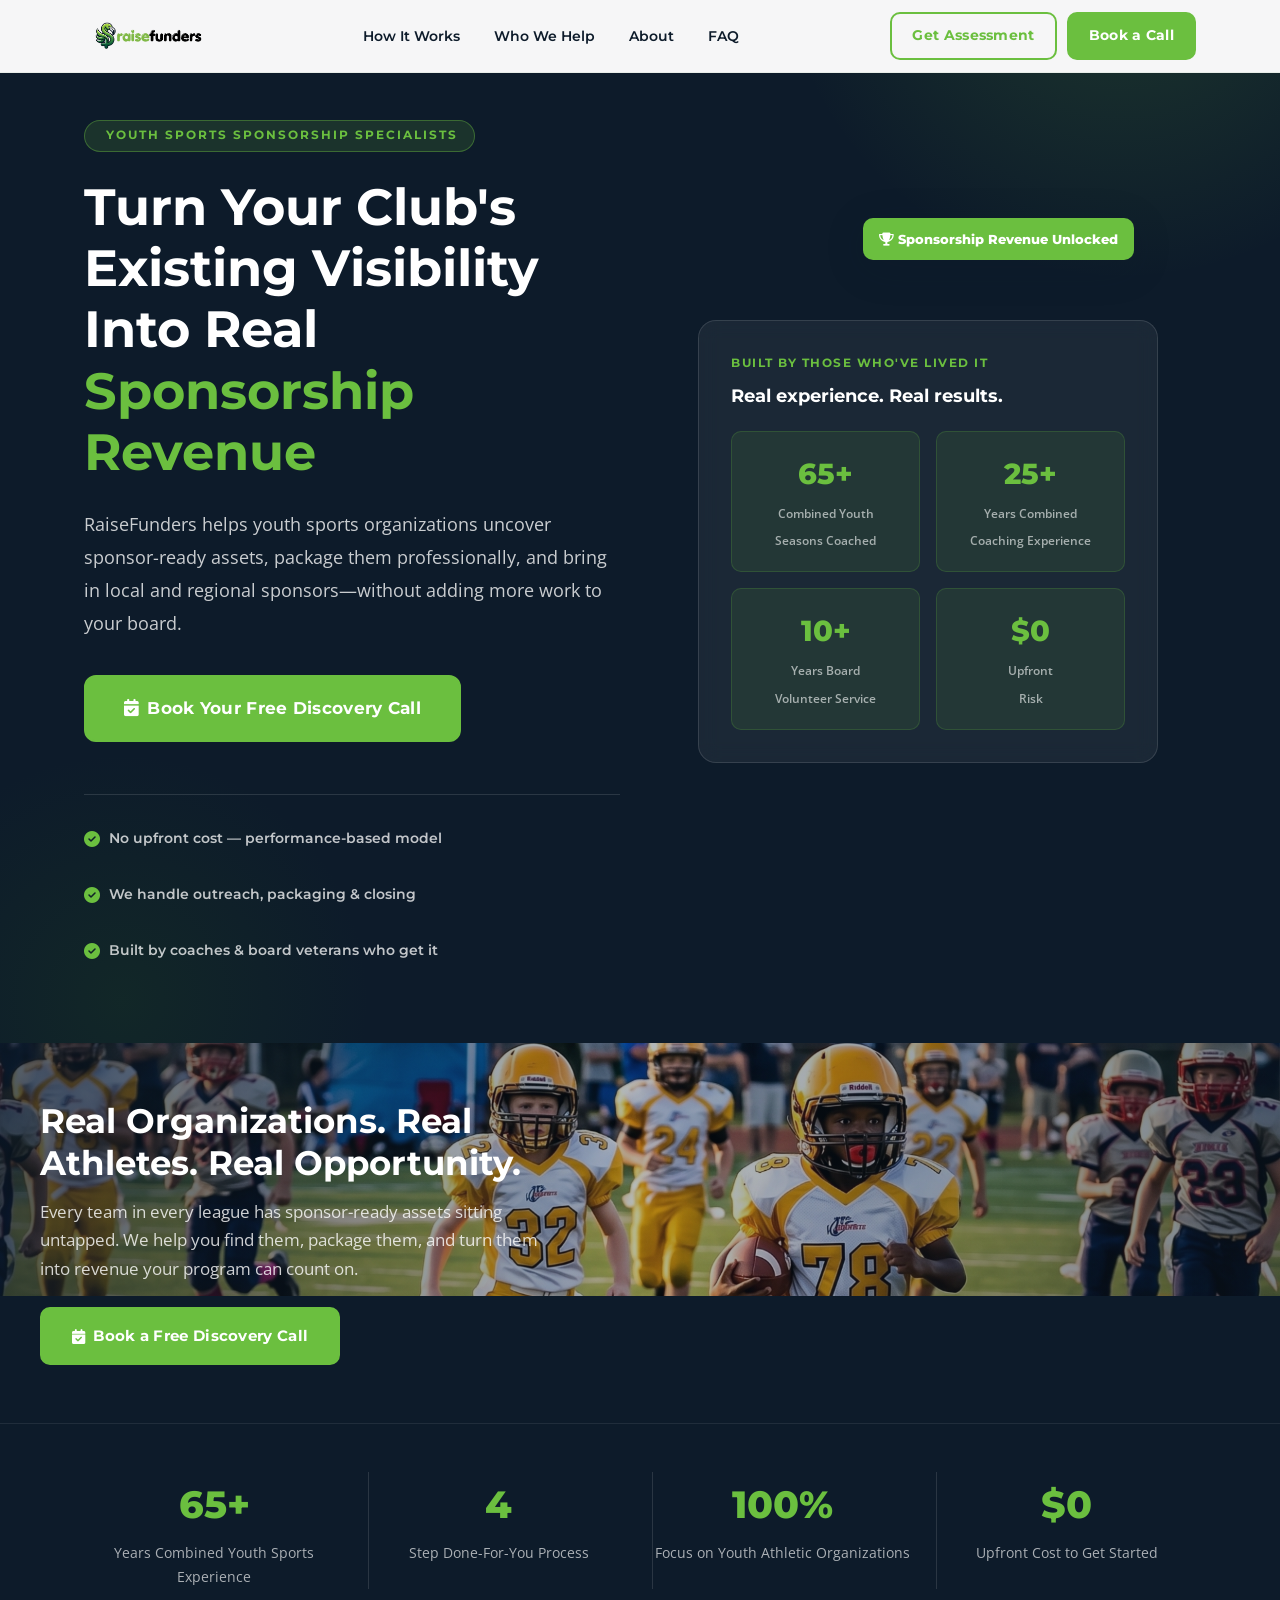
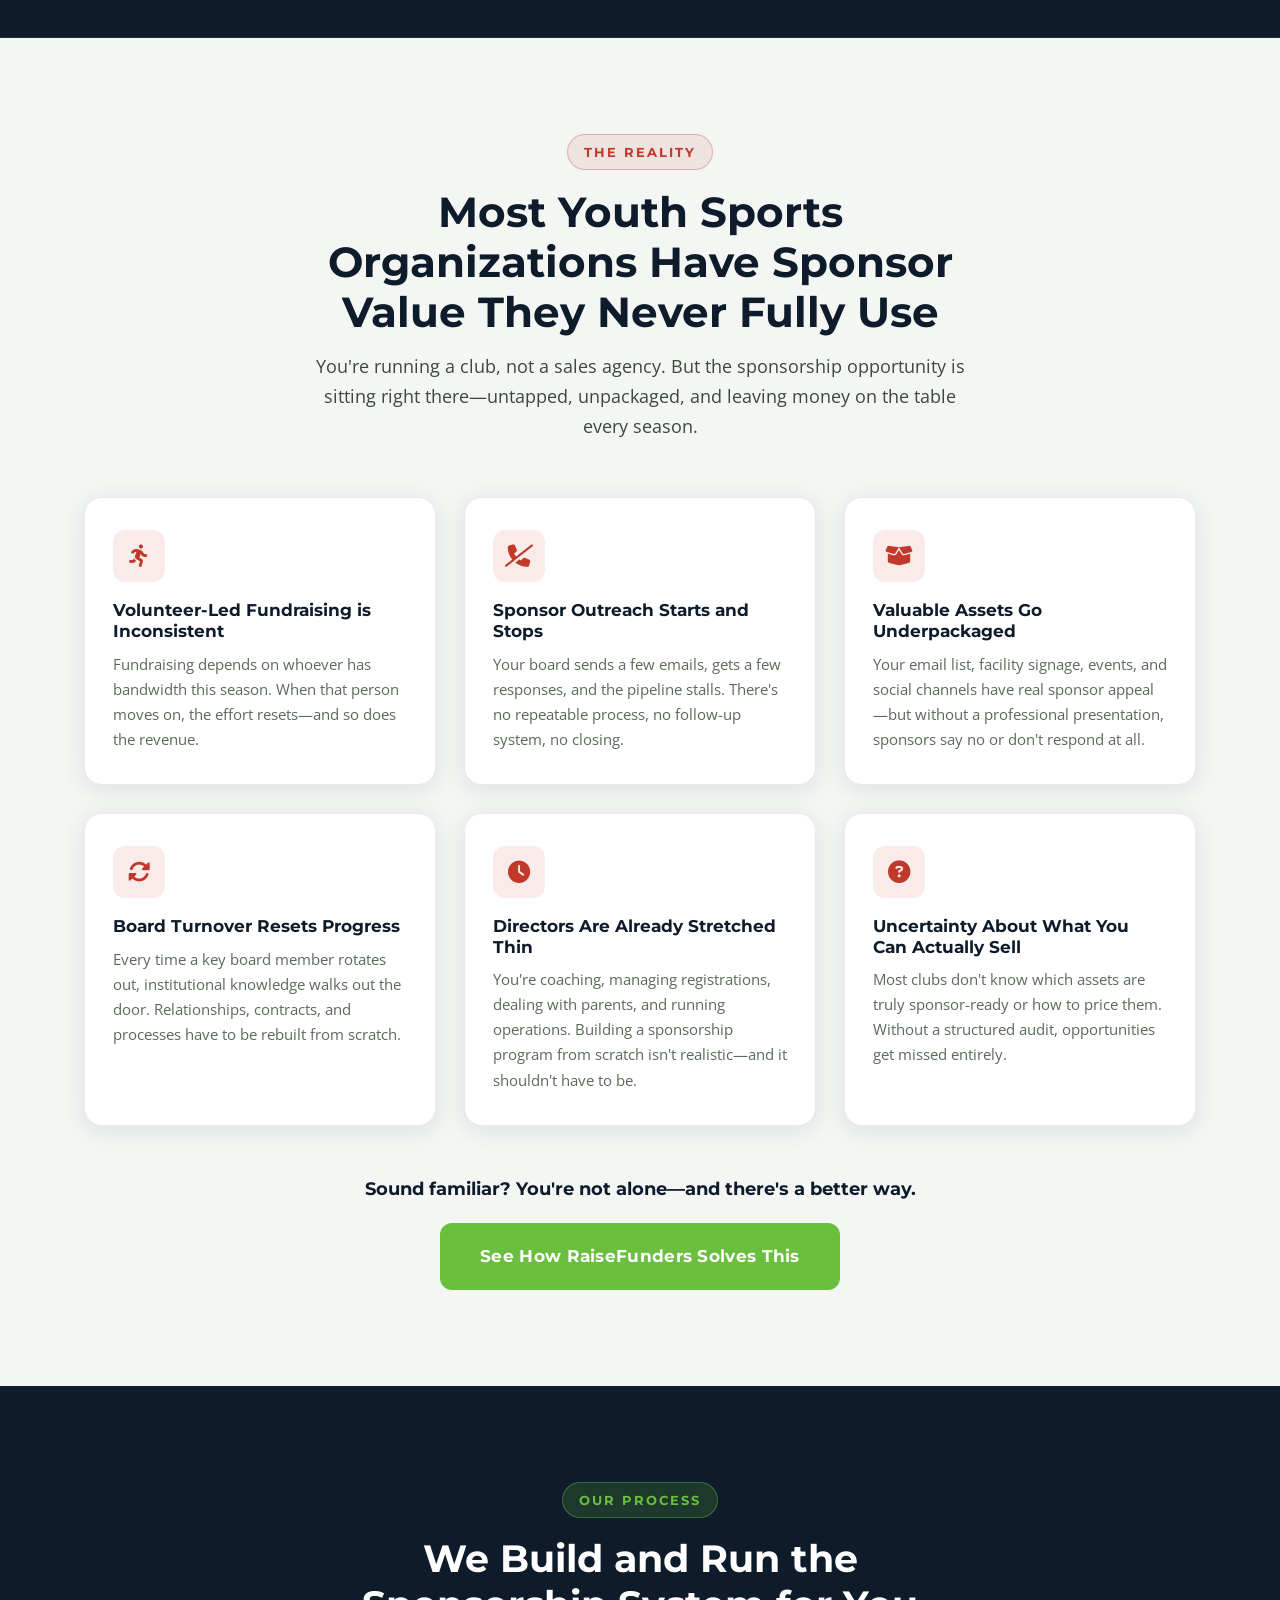
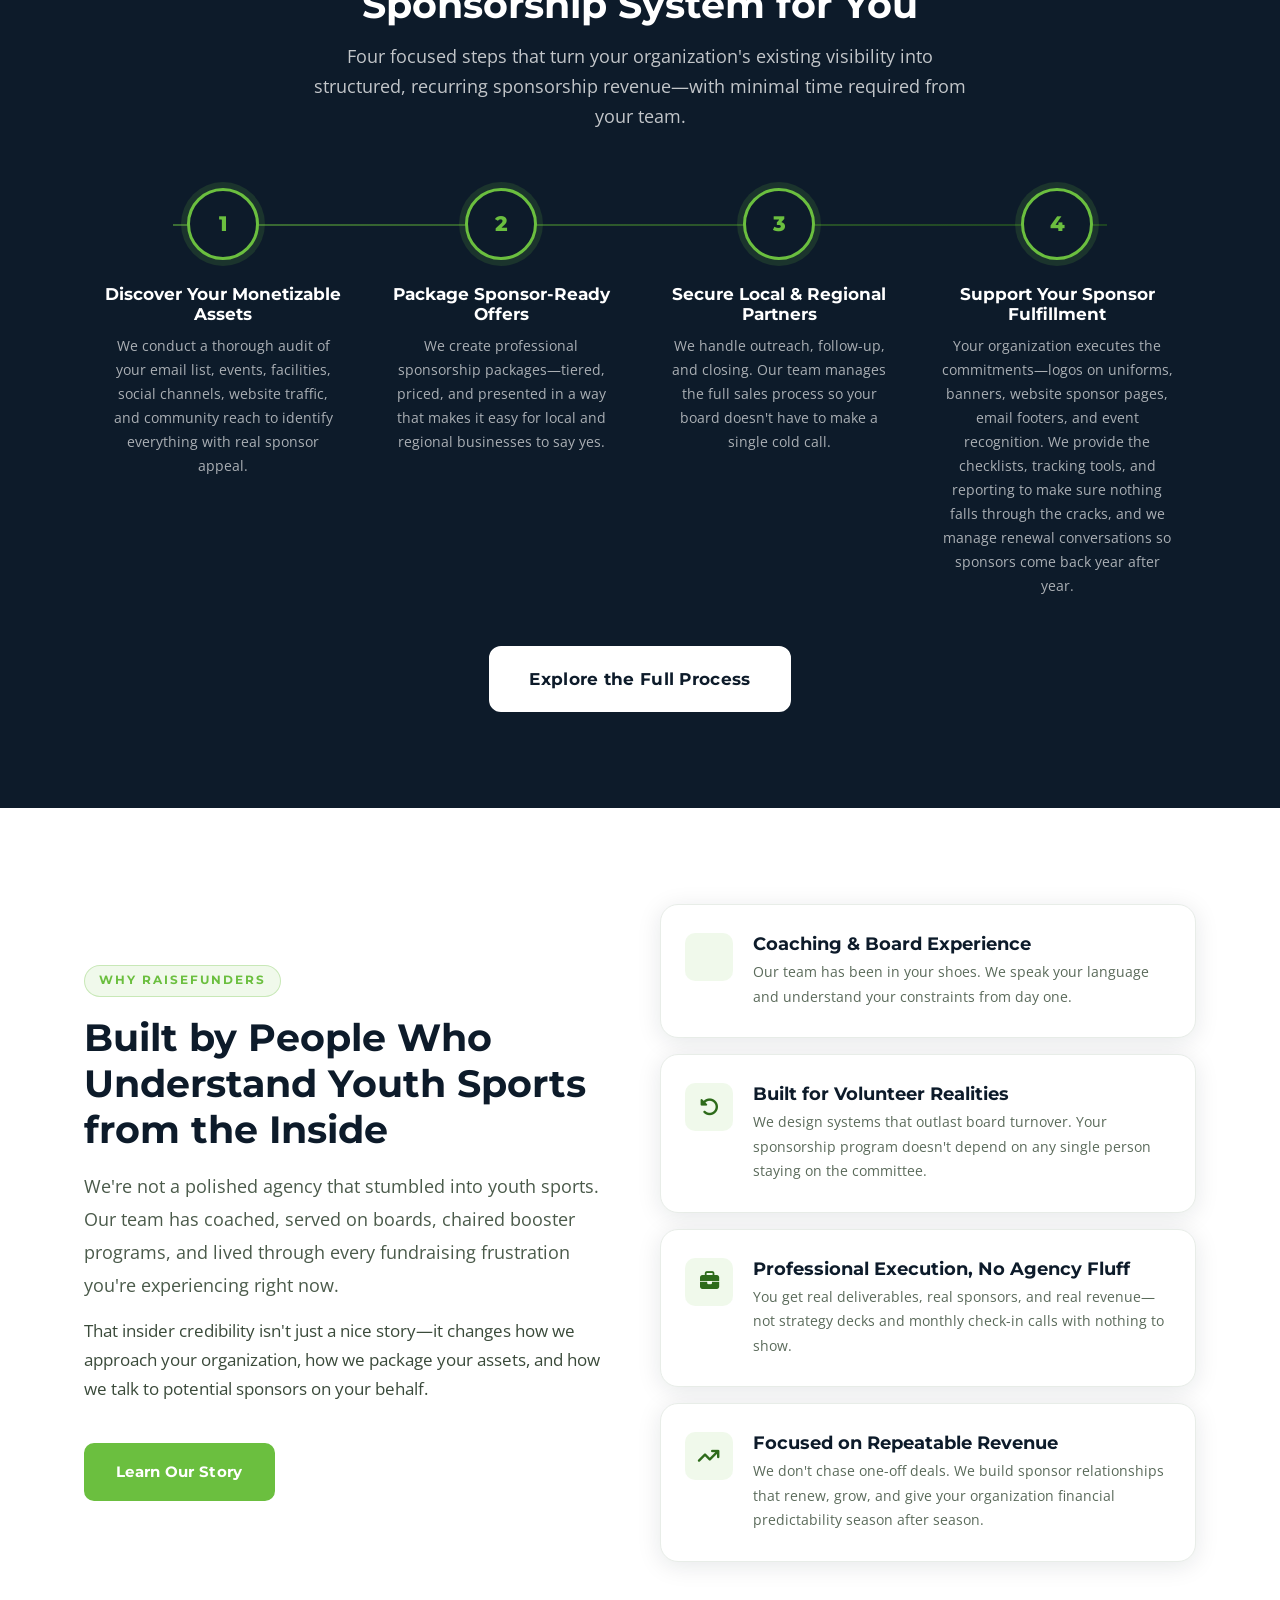
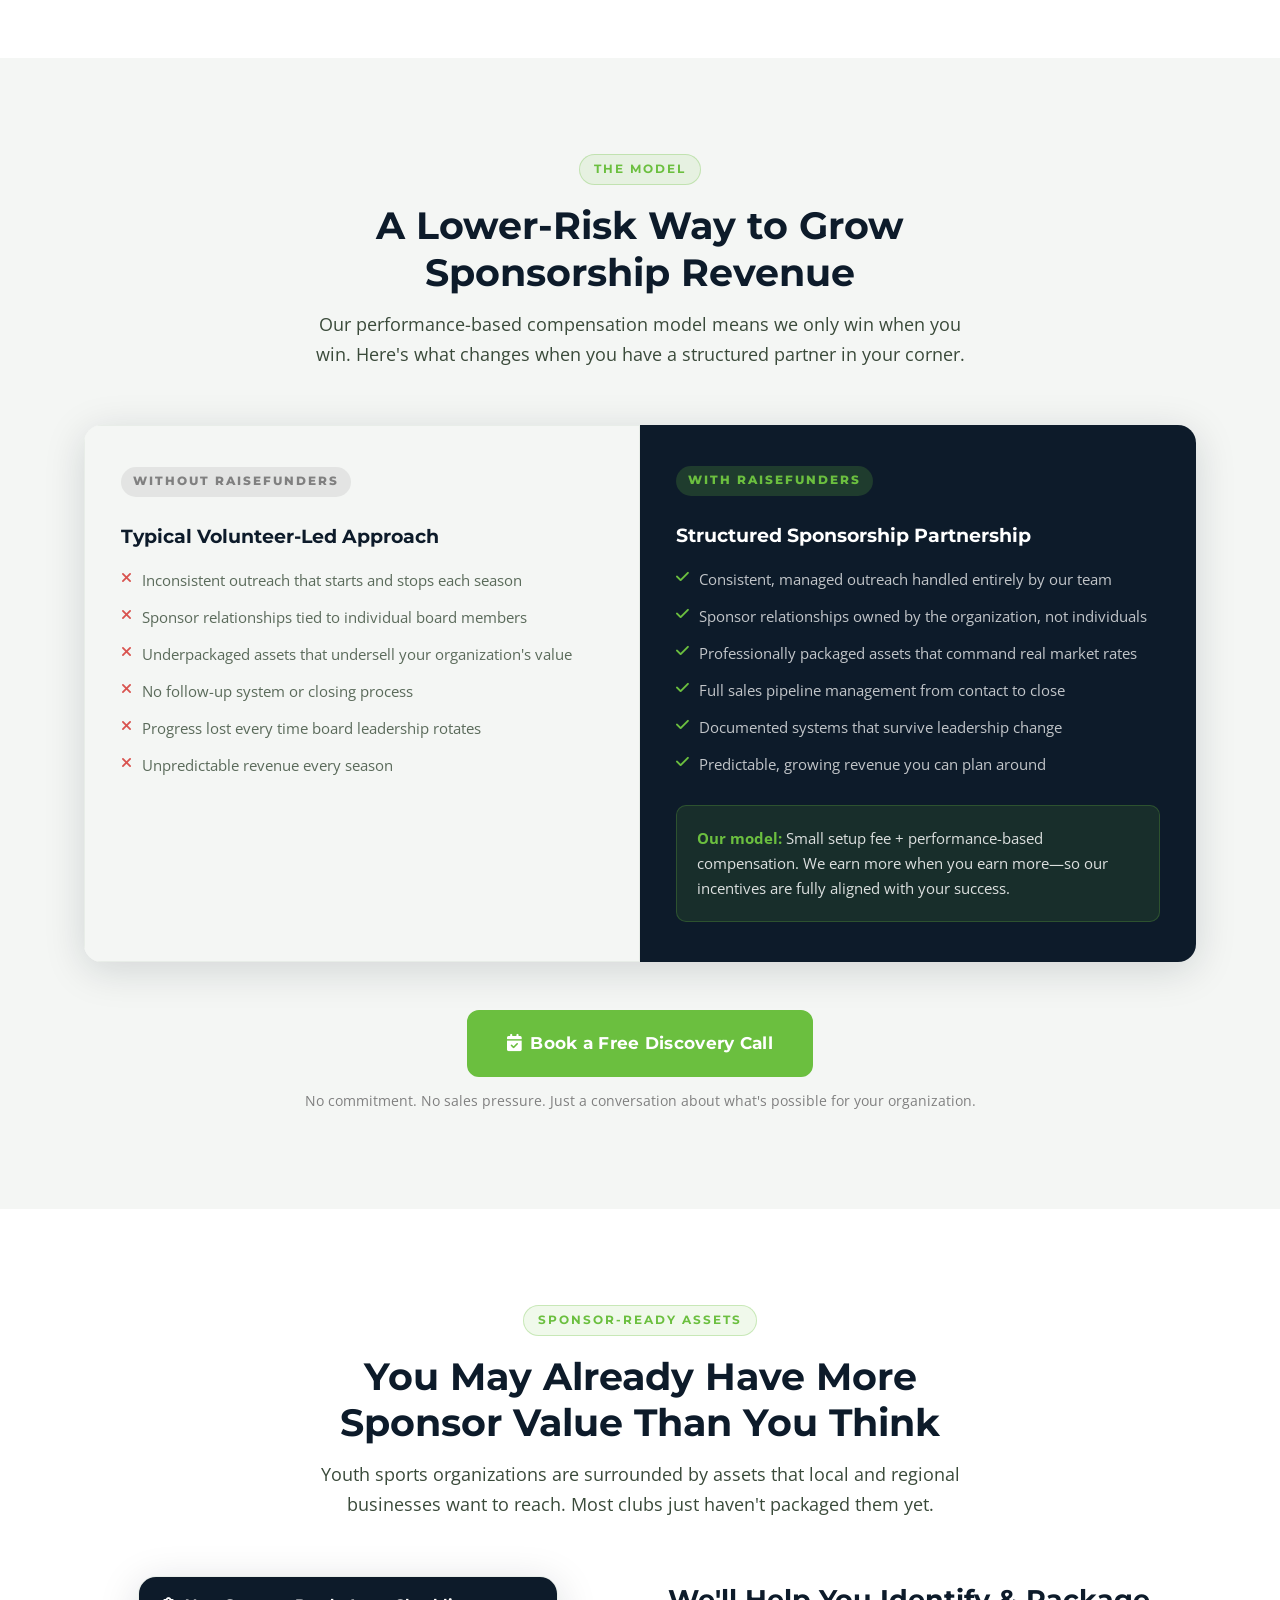
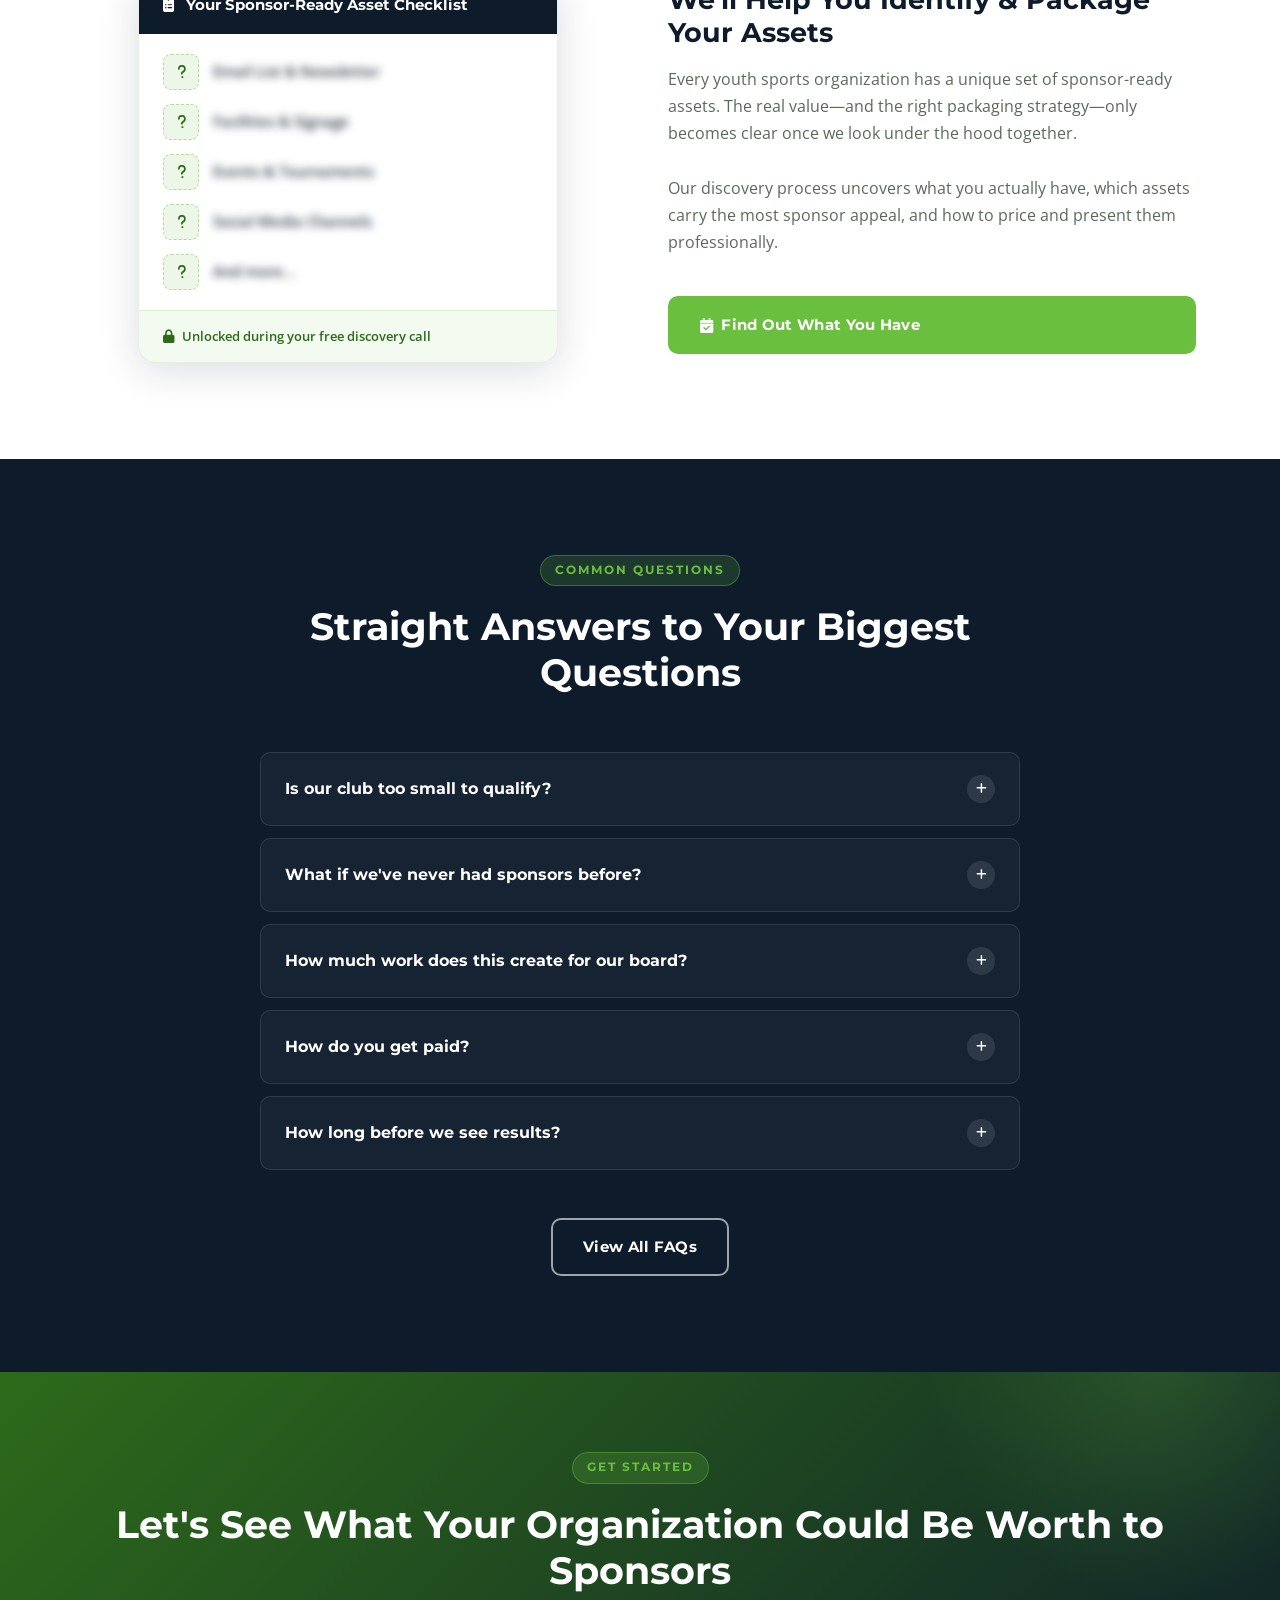
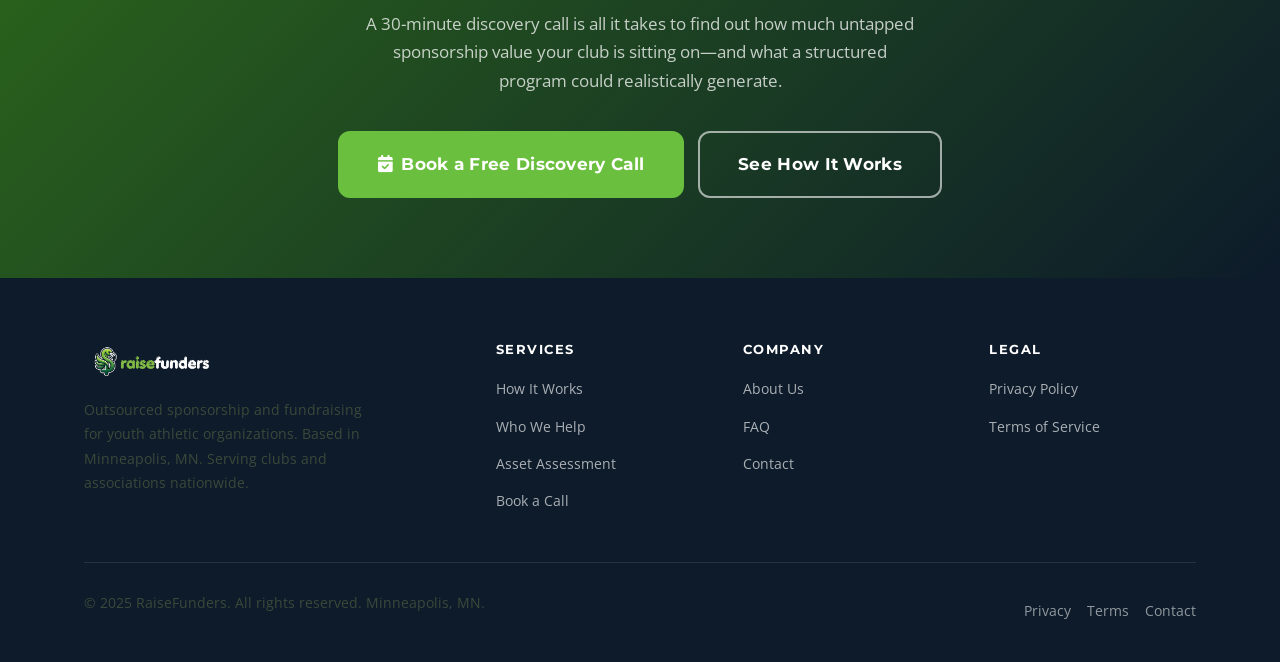
<file: index.html>
<!DOCTYPE html>
<html lang="en">
<head>
  <!-- Google tag (gtag.js) -->
<script async src="https://www.googletagmanager.com/gtag/js?id=G-B8F27FTXQR"></script>
<script>
  window.dataLayer = window.dataLayer || [];
  function gtag(){dataLayer.push(arguments);}
  gtag('js', new Date());
  gtag('config', 'G-B8F27FTXQR');
</script>
  <meta charset="UTF-8" />
  <meta name="viewport" content="width=device-width, initial-scale=1.0" />
  <title>RaiseFunders — Youth Sports Sponsorship Partners</title>
  <meta name="description" content="RaiseFunders turns your club's untapped assets into real sponsorship revenue. Done-for-you outreach, packaging & closing. No upfront cost." />
  <!-- Favicon -->
  <link rel="icon" type="image/png" href="favicon.png" />
  <link rel="apple-touch-icon" href="favicon.png" />
  
  <link rel="preconnect" href="https://fonts.googleapis.com" />
  <link rel="preconnect" href="https://fonts.gstatic.com" crossorigin />
  <link href="https://fonts.googleapis.com/css2?family=Montserrat:wght@600;700;800;900&family=Open+Sans:wght@400;500;600&display=swap" rel="stylesheet" />
  <link rel="stylesheet" href="https://cdn.jsdelivr.net/npm/@fortawesome/fontawesome-free@6.5.0/css/all.min.css" />
  <link rel="stylesheet" href="css/style.css" />
</head>
<body>

  <!-- ===== NAVIGATION ===== -->
  <nav class="site-nav" role="navigation" aria-label="Main navigation">
    <div class="container">
      <div class="nav-inner">
        <a href="index.html" class="nav-logo" aria-label="RaiseFunders Home">
          <img src="images/logo-wordmark-light.png"
               alt="RaiseFunders"
               alt=\"RaiseFunders — Youth Sports Sponsorship Partners\"\n 
               height="50"
          />
        </a>
        <ul class="nav-links" role="list">
          <li><a href="how-it-works.html">How It Works</a></li>
          <li><a href="who-we-help.html">Who We Help</a></li>
          <li><a href="about.html">About</a></li>
          <li><a href="faq.html">FAQ</a></li>
        </ul>
        <div class="nav-cta">
          <a href="contact.html" class="btn btn-secondary btn-sm">Get Assessment</a>
          <a href="book-a-call.html" class="btn btn-primary btn-sm">Book a Call</a>
        </div>
        <button class="nav-toggle" aria-label="Toggle mobile menu" aria-expanded="false">
          <span></span><span></span><span></span>
        </button>
      </div>
    </div>
  </nav>

  <!-- Mobile Nav -->
  <div class="nav-mobile" role="navigation" aria-label="Mobile navigation">
    <a href="index.html">Home</a>
    <a href="how-it-works.html">How It Works</a>
    <a href="who-we-help.html">Who We Help</a>
    <a href="about.html">About</a>
    <a href="faq.html">FAQ</a>
    <a href="contact.html">Contact</a>
    <a href="book-a-call.html" class="btn btn-primary">Book a Free Call</a>
    <a href="how-it-works.html" class="btn btn-secondary">How It Works</a>
  </div>

  <main id="main-content">

    <!-- ===== HERO ===== -->
    <section class="hero" id="hero-section" aria-labelledby="hero-heading">
      <div class="container">
        <div class="grid-2">
          <div class="hero-content">
            <span class="hero-label"><i class="fa-solid fa-whistle"></i> Youth Sports Sponsorship Specialists</span>
            <h1 id="hero-heading">
              Turn Your Club's Existing Visibility Into Real <span>Sponsorship Revenue</span>
            </h1>
            <p class="lead">
              RaiseFunders helps youth sports organizations uncover sponsor-ready assets, package them professionally, and bring in local and regional sponsors—without adding more work to your board.
            </p>
            <div class="hero-cta">
              <a href="book-a-call.html" class="btn btn-primary btn-lg">
                <i class="fa-solid fa-calendar-check"></i> Book Your Free Discovery Call
              </a>
            </div>
            <div class="hero-proof">
              <div class="hero-proof-item">
                <i class="fa-solid fa-check-circle"></i>
                No upfront cost — performance-based model
              </div>
              <div class="hero-proof-item">
                <i class="fa-solid fa-check-circle"></i>
                We handle outreach, packaging &amp; closing
              </div>
              <div class="hero-proof-item">
                <i class="fa-solid fa-check-circle"></i>
                Built by coaches &amp; board veterans who get it
              </div>
            </div>
          </div>

          <div class="hero-visual">
            <div class="hero-card-stack">
              <div class="hero-float-badge top">
                <i class="fa-solid fa-trophy"></i> Sponsorship Revenue Unlocked
              </div>
              <div class="hero-main-card">
                <div class="hero-card-label">Built By Those Who've Lived It</div>
                <div class="hero-card-title">Real experience. Real results.</div>
                <div class="hero-stat-row">
                  <div class="hero-stat">
                    <span class="num" data-target="65" data-suffix="+">65+</span>
                    <span class="lbl">Combined Youth<br>Seasons Coached</span>
                  </div>
                  <div class="hero-stat">
                    <span class="num" data-target="25" data-suffix="+">25+</span>
                    <span class="lbl">Years Combined<br>Coaching Experience</span>
                  </div>
                  <div class="hero-stat">
                    <span class="num" data-target="10" data-suffix="+">10+</span>
                    <span class="lbl">Years Board<br>Volunteer Service</span>
                  </div>
                  <div class="hero-stat">
                    <span class="num">$0</span>
                    <span class="lbl">Upfront<br>Risk</span>
                  </div>
                </div>
              </div>

            </div>
          </div>
        </div>
      </div>
    </section>

    <!-- ===== PHOTO STRIP ===== -->
    <div class="photo-strip" role="img" aria-label="Youth football players in action during a game">
      <img
        src="images/youth-football-banner.jpg"
        alt="Youth football players running during a game"
         alt=\"Youth football players in gold and white uniforms running with the ball during a game\"\n  
         class=\"photo-strip-img\"\n 
         loading=\"eager\""
            />
      <div class="photo-strip-overlay">
        <div class="photo-strip-content">
          <h2>Real Organizations. Real Athletes. Real Opportunity.</h2>
          <p>Every team in every league has sponsor-ready assets sitting untapped. We help you find them, package them, and turn them into revenue your program can count on.</p>
          <a href="book-a-call.html" class="btn btn-primary">
            <i class="fa-solid fa-calendar-check"></i> Book a Free Discovery Call
          </a>
        </div>
      </div>
    </div>

    <!-- ===== STATS BAR ===== -->
    <section class="stats-bar" aria-label="Key statistics">
      <div class="container">
        <div class="stats-grid">
          <div class="stat-item">
            <span class="num" data-target="65" data-suffix="+"">65+</span>
            <div class="lbl">Years Combined Youth Sports Experience</div>
          </div>
          <div class="stat-item stat-divider">
            <span class="num">4</span>
            <div class="lbl">Step Done-For-You Process</div>
          </div>
          <div class="stat-item stat-divider">
            <span class="num" data-target="100" data-suffix="%">100%</span>
            <div class="lbl">Focus on Youth Athletic Organizations</div>
          </div>
          <div class="stat-item stat-divider">
            <span class="num">$0</span>
            <div class="lbl">Upfront Cost to Get Started</div>
          </div>
        </div>
      </div>
    </section>

    <!-- ===== PROBLEM SECTION ===== -->
    <section class="section section--gray" id="problem-section" aria-labelledby="problem-heading">
      <div class="container">
        <div class="section-intro centered">
          <span class="section-label section-label--red">The Reality</span>
          <h2 id="problem-heading" style="font-size:clamp(1.9rem,4vw,2.6rem);">Most Youth Sports Organizations Have Sponsor Value They Never Fully Use</h2>
          <p>You're running a club, not a sales agency. But the sponsorship opportunity is sitting right there—untapped, unpackaged, and leaving money on the table every season.</p>
        </div>
        <div class="grid-3" style="grid-template-columns: repeat(3,1fr);">
          <article class="problem-card">
            <div class="problem-card-icon problem-card-icon--red"><i class="fa-solid fa-person-running"></i></div>
            <h3>Volunteer-Led Fundraising is Inconsistent</h3>
            <p>Fundraising depends on whoever has bandwidth this season. When that person moves on, the effort resets—and so does the revenue.</p>
          </article>
          <article class="problem-card">
            <div class="problem-card-icon problem-card-icon--red"><i class="fa-solid fa-phone-slash"></i></div>
            <h3>Sponsor Outreach Starts and Stops</h3>
            <p>Your board sends a few emails, gets a few responses, and the pipeline stalls. There's no repeatable process, no follow-up system, no closing.</p>
          </article>
          <article class="problem-card">
            <div class="problem-card-icon problem-card-icon--red"><i class="fa-solid fa-box-open"></i></div>
            <h3>Valuable Assets Go Underpackaged</h3>
            <p>Your email list, facility signage, events, and social channels have real sponsor appeal—but without a professional presentation, sponsors say no or don't respond at all.</p>
          </article>
          <article class="problem-card">
            <div class="problem-card-icon problem-card-icon--red"><i class="fa-solid fa-rotate"></i></div>
            <h3>Board Turnover Resets Progress</h3>
            <p>Every time a key board member rotates out, institutional knowledge walks out the door. Relationships, contracts, and processes have to be rebuilt from scratch.</p>
          </article>
          <article class="problem-card">
            <div class="problem-card-icon problem-card-icon--red"><i class="fa-solid fa-clock"></i></div>
            <h3>Directors Are Already Stretched Thin</h3>
            <p>You're coaching, managing registrations, dealing with parents, and running operations. Building a sponsorship program from scratch isn't realistic—and it shouldn't have to be.</p>
          </article>
          <article class="problem-card">
            <div class="problem-card-icon problem-card-icon--red"><i class="fa-solid fa-circle-question"></i></div>
            <h3>Uncertainty About What You Can Actually Sell</h3>
            <p>Most clubs don't know which assets are truly sponsor-ready or how to price them. Without a structured audit, opportunities get missed entirely.</p>
          </article>
        </div>
        <div class="text-center mt-48">
          <p style="font-family:'Montserrat',sans-serif;font-weight:700;font-size:1.1rem;color:var(--navy);margin-bottom:20px;">Sound familiar? You're not alone—and there's a better way.</p>
          <a href="how-it-works.html" class="btn btn-primary btn-lg">See How RaiseFunders Solves This</a>
        </div>
      </div>
    </section>

    <!-- ===== SOLUTION / PROCESS ===== -->
    <section class="section section--navy" id="solution-section" aria-labelledby="solution-heading">
      <div class="container">
        <div class="section-intro centered">
          <span class="section-label section-label--dark section-label--lg">Our Process</span>
          <h2 id="solution-heading" class="text-white">We Build and Run the Sponsorship System for You</h2>
          <p class="text-white" style="opacity:.75;">Four focused steps that turn your organization's existing visibility into structured, recurring sponsorship revenue—with minimal time required from your team.</p>
        </div>
        <div class="process-steps">
          <div class="step-card">
            <div class="step-num">1</div>
            <h3>Discover Your Monetizable Assets</h3>
            <p>We conduct a thorough audit of your email list, events, facilities, social channels, website traffic, and community reach to identify everything with real sponsor appeal.</p>
          </div>
          <div class="step-card">
            <div class="step-num">2</div>
            <h3>Package Sponsor-Ready Offers</h3>
            <p>We create professional sponsorship packages—tiered, priced, and presented in a way that makes it easy for local and regional businesses to say yes.</p>
          </div>
          <div class="step-card">
            <div class="step-num">3</div>
            <h3>Secure Local & Regional Partners</h3>
            <p>We handle outreach, follow-up, and closing. Our team manages the full sales process so your board doesn't have to make a single cold call.</p>
          </div>
          <div class="step-card">
            <div class="step-num">4</div>
            <h3>Support Your Sponsor Fulfillment</h3>
            <p>Your organization executes the commitments—logos on uniforms, banners, website sponsor pages, email footers, and event recognition. We provide the checklists, tracking tools, and reporting to make sure nothing falls through the cracks, and we manage renewal conversations so sponsors come back year after year.</p>
          </div>
        </div>
        <div class="text-center mt-48">
          <a href="how-it-works.html" class="btn btn-white btn-lg">Explore the Full Process</a>
        </div>
      </div>
    </section>

    <!-- ===== WHY RAISEFUNDERS ===== -->
    <section class="section" id="why-section" aria-labelledby="why-heading">
      <div class="container">
        <div class="grid-2">
          <div>
            <span class="section-label">Why RaiseFunders</span>
            <h2 id="why-heading">Built by People Who Understand Youth Sports from the Inside</h2>
            <p class="lead mt-16">We're not a polished agency that stumbled into youth sports. Our team has coached, served on boards, chaired booster programs, and lived through every fundraising frustration you're experiencing right now.</p>
            <p style="font-size:1.05rem;">That insider credibility isn't just a nice story—it changes how we approach your organization, how we package your assets, and how we talk to potential sponsors on your behalf.</p>
            <a href="about.html" class="btn btn-primary mt-24">Learn Our Story</a>
          </div>
          <div style="display:flex;flex-direction:column;gap:16px;">
            <div class="why-card">
              <div class="why-card-icon"><i class="fa-solid fa-whistle"></i></div>
              <div>
                <h4>Coaching & Board Experience</h4>
                <p>Our team has been in your shoes. We speak your language and understand your constraints from day one.</p>
              </div>
            </div>
            <div class="why-card">
              <div class="why-card-icon"><i class="fa-solid fa-rotate-left"></i></div>
              <div>
                <h4>Built for Volunteer Realities</h4>
                <p>We design systems that outlast board turnover. Your sponsorship program doesn't depend on any single person staying on the committee.</p>
              </div>
            </div>
            <div class="why-card">
              <div class="why-card-icon"><i class="fa-solid fa-briefcase"></i></div>
              <div>
                <h4>Professional Execution, No Agency Fluff</h4>
                <p>You get real deliverables, real sponsors, and real revenue—not strategy decks and monthly check-in calls with nothing to show.</p>
              </div>
            </div>
            <div class="why-card">
              <div class="why-card-icon"><i class="fa-solid fa-arrow-trend-up"></i></div>
              <div>
                <h4>Focused on Repeatable Revenue</h4>
                <p>We don't chase one-off deals. We build sponsor relationships that renew, grow, and give your organization financial predictability season after season.</p>
              </div>
            </div>
          </div>
        </div>
      </div>
    </section>

    <!-- ===== ECONOMICS ===== -->
    <section class="section section--gray" id="economics-section" aria-labelledby="economics-heading">
      <div class="container">
        <div class="section-intro centered">
          <span class="section-label">The Model</span>
          <h2 id="economics-heading">A Lower-Risk Way to Grow Sponsorship Revenue</h2>
          <p>Our performance-based compensation model means we only win when you win. Here's what changes when you have a structured partner in your corner.</p>
        </div>
        <div class="econ-compare">
          <div class="econ-col econ-col--before">
            <span class="econ-col-label">Without RaiseFunders</span>
            <h3>Typical Volunteer-Led Approach</h3>
            <ul class="econ-list">
              <li class="econ-item"><i class="fa-solid fa-xmark bad"></i><span>Inconsistent outreach that starts and stops each season</span></li>
              <li class="econ-item"><i class="fa-solid fa-xmark bad"></i><span>Sponsor relationships tied to individual board members</span></li>
              <li class="econ-item"><i class="fa-solid fa-xmark bad"></i><span>Underpackaged assets that undersell your organization's value</span></li>
              <li class="econ-item"><i class="fa-solid fa-xmark bad"></i><span>No follow-up system or closing process</span></li>
              <li class="econ-item"><i class="fa-solid fa-xmark bad"></i><span>Progress lost every time board leadership rotates</span></li>
              <li class="econ-item"><i class="fa-solid fa-xmark bad"></i><span>Unpredictable revenue every season</span></li>
            </ul>
          </div>
          <div class="econ-col econ-col--after">
            <span class="econ-col-label">With RaiseFunders</span>
            <h3 class="text-white">Structured Sponsorship Partnership</h3>
            <ul class="econ-list">
              <li class="econ-item"><i class="fa-solid fa-check good"></i><span>Consistent, managed outreach handled entirely by our team</span></li>
              <li class="econ-item"><i class="fa-solid fa-check good"></i><span>Sponsor relationships owned by the organization, not individuals</span></li>
              <li class="econ-item"><i class="fa-solid fa-check good"></i><span>Professionally packaged assets that command real market rates</span></li>
              <li class="econ-item"><i class="fa-solid fa-check good"></i><span>Full sales pipeline management from contact to close</span></li>
              <li class="econ-item"><i class="fa-solid fa-check good"></i><span>Documented systems that survive leadership change</span></li>
              <li class="econ-item"><i class="fa-solid fa-check good"></i><span>Predictable, growing revenue you can plan around</span></li>
            </ul>
            <div class="econ-pricing">
              <p><strong>Our model:</strong> Small setup fee + performance-based compensation. We earn more when you earn more—so our incentives are fully aligned with your success.</p>
            </div>
          </div>
        </div>
        <div class="text-center mt-48">
          <a href="book-a-call.html" class="btn btn-primary btn-lg"><i class="fa-solid fa-calendar-check"></i> Book a Free Discovery Call</a>
          <p style="margin-top:12px;font-size:.88rem;color:var(--gray);">No commitment. No sales pressure. Just a conversation about what's possible for your organization.</p>
        </div>
      </div>
    </section>

    <!-- ===== ASSETS SECTION ===== -->
    <section class="section" id="assets-section" aria-labelledby="assets-heading">
      <div class="container">
        <div class="section-intro centered">
          <span class="section-label">Sponsor-Ready Assets</span>
          <h2 id="assets-heading">You May Already Have More Sponsor Value Than You Think</h2>
          <p>Youth sports organizations are surrounded by assets that local and regional businesses want to reach. Most clubs just haven't packaged them yet.</p>
        </div>
        <div class="asset-discovery-block">
          <div class="asset-discovery-visual">
            <div class="asset-checklist-card">
              <div class="asset-checklist-header">
                <i class="fa-solid fa-clipboard-list"></i>
                <span>Your Sponsor-Ready Asset Checklist</span>
              </div>
              <div class="asset-checklist-items">
                <div class="asset-check-item">
                  <div class="asset-check-box"><i class="fa-solid fa-question"></i></div>
                  <span class="asset-blur">Email List & Newsletter</span>
                </div>
                <div class="asset-check-item">
                  <div class="asset-check-box"><i class="fa-solid fa-question"></i></div>
                  <span class="asset-blur">Facilities & Signage</span>
                </div>
                <div class="asset-check-item">
                  <div class="asset-check-box"><i class="fa-solid fa-question"></i></div>
                  <span class="asset-blur">Events & Tournaments</span>
                </div>
                <div class="asset-check-item">
                  <div class="asset-check-box"><i class="fa-solid fa-question"></i></div>
                  <span class="asset-blur">Social Media Channels</span>
                </div>
                <div class="asset-check-item">
                  <div class="asset-check-box"><i class="fa-solid fa-question"></i></div>
                  <span class="asset-blur">And more…</span>
                </div>
              </div>
              <div class="asset-checklist-footer">
                <i class="fa-solid fa-lock"></i> Unlocked during your free discovery call
              </div>
            </div>
          </div>
          <div class="asset-discovery-copy">
            <div class="asset-discovery-arrow"><i class="fa-solid fa-arrow-left"></i></div>
            <h3>We'll Help You Identify & Package Your Assets</h3>
            <p>Every youth sports organization has a unique set of sponsor-ready assets. The real value—and the right packaging strategy—only becomes clear once we look under the hood together.</p>
            <p style="margin-top:12px;">Our discovery process uncovers what you actually have, which assets carry the most sponsor appeal, and how to price and present them professionally.</p>
            <a href="book-a-call.html" class="btn btn-primary mt-24">
              <i class="fa-solid fa-calendar-check"></i> Find Out What You Have
            </a>
          </div>
        </div>
      </div>
    </section>

    <!-- ===== FAQ PREVIEW ===== -->
    <section class="section section--navy" id="faq-preview-section" aria-labelledby="faq-heading">
      <div class="container">
        <div class="section-intro centered">
          <span class="section-label section-label--dark">Common Questions</span>
          <h2 id="faq-heading" class="text-white">Straight Answers to Your Biggest Questions</h2>
        </div>
        <div class="faq-list faq-dark" style="max-width:760px;margin:0 auto;">
          <div class="faq-item">
            <div class="faq-question">
              Is our club too small to qualify?
              <span class="faq-icon"><i class="fa-solid fa-plus"></i></span>
            </div>
            <div class="faq-answer">
              <div class="faq-answer-inner">
                Size is less important than community reach and engagement. Many smaller clubs have highly loyal, tightly-knit communities that are extremely attractive to local sponsors. We assess each organization individually—a club with 80 engaged families can often outperform a club with 300 disconnected ones. Schedule a free discovery call and we'll tell you honestly whether we're a good fit.
              </div>
            </div>
          </div>
          <div class="faq-item">
            <div class="faq-question">
              What if we've never had sponsors before?
              <span class="faq-icon"><i class="fa-solid fa-plus"></i></span>
            </div>
            <div class="faq-answer">
              <div class="faq-answer-inner">
                That's actually common—and completely workable. Starting from zero means there's no history to undo or legacy expectations to manage. We'll build your sponsorship program from the ground up with the right structure, the right pricing, and the right initial targets to get early wins that build momentum.
              </div>
            </div>
          </div>
          <div class="faq-item">
            <div class="faq-question">
              How much work does this create for our board?
              <span class="faq-icon"><i class="fa-solid fa-plus"></i></span>
            </div>
            <div class="faq-answer">
              <div class="faq-answer-inner">
                Very little. That's the whole point. We handle the audit, the packaging, and the outreach right through closing. Your board's role is primarily to approve the sponsorship packages, provide access to your assets, and participate in a brief onboarding. After that, we run the program—you stay focused on your athletes.
              </div>
            </div>
          </div>
          <div class="faq-item">
            <div class="faq-question">
              How do you get paid?
              <span class="faq-icon"><i class="fa-solid fa-plus"></i></span>
            </div>
            <div class="faq-answer">
              <div class="faq-answer-inner">
                Our model is a modest setup fee to cover onboarding and packaging work, combined with performance-based compensation tied to sponsorship revenue we help generate. This means our incentives are fully aligned with your success. We only do well when you do well—which is how it should be.
              </div>
            </div>
          </div>
          <div class="faq-item">
            <div class="faq-question">
              How long before we see results?
              <span class="faq-icon"><i class="fa-solid fa-plus"></i></span>
            </div>
            <div class="faq-answer">
              <div class="faq-answer-inner">
                Most organizations see initial sponsor commitments within 60–90 days of completing the packaging phase. The timeline depends on your current asset base, the local sponsor market, and timing relative to your season. We'll give you a realistic projection during your discovery call—no inflated promises.
              </div>
            </div>
          </div>
        </div>
        <div class="text-center mt-48">
          <a href="faq.html" class="btn btn-outline-white">View All FAQs</a>
        </div>
      </div>
    </section>

    <!-- ===== FINAL CTA ===== -->
    <section class="cta-band" id="final-cta" aria-labelledby="cta-heading">
      <div class="container text-center" style="position:relative;z-index:1;">
        <span class="section-label section-label--dark">Get Started</span>
        <h2 id="cta-heading">Let's See What Your Organization Could Be Worth to Sponsors</h2>
        <p>A 30-minute discovery call is all it takes to find out how much untapped sponsorship value your club is sitting on—and what a structured program could realistically generate.</p>
        <div class="btn-group">
          <a href="book-a-call.html" class="btn btn-primary btn-lg">
            <i class="fa-solid fa-calendar-check"></i> Book a Free Discovery Call
          </a>
          <a href="how-it-works.html" class="btn btn-outline-white btn-lg">
            See How It Works
          </a>
        </div>
      </div>
    </section>

  </main>

  <!-- ===== FOOTER ===== -->
  <footer class="site-footer" role="contentinfo">
    <div class="container">
      <div class="footer-grid">
        <div class="footer-brand">
          <img src="images/logo-wordmark-dark.png"
               alt="RaiseFunders"
               alt=\"RaiseFunders — Youth Sports Sponsorship Partners\"\n
               height="50"
               style="margin-bottom:4px;"
          />
          <p>Outsourced sponsorship and fundraising for youth athletic organizations. Based in Minneapolis, MN. Serving clubs and associations nationwide.</p>
        </div>
        <div class="footer-col">
          <h4>Services</h4>
          <ul>
            <li><a href="how-it-works.html">How It Works</a></li>
            <li><a href="who-we-help.html">Who We Help</a></li>
            <li><a href="contact.html">Asset Assessment</a></li>
            <li><a href="book-a-call.html">Book a Call</a></li>
          </ul>
        </div>
        <div class="footer-col">
          <h4>Company</h4>
          <ul>
            <li><a href="about.html">About Us</a></li>
            <li><a href="faq.html">FAQ</a></li>
            <li><a href="contact.html">Contact</a></li>
          </ul>
        </div>
        <div class="footer-col">
          <h4>Legal</h4>
          <ul>
            <li><a href="privacy.html">Privacy Policy</a></li>
            <li><a href="terms.html">Terms of Service</a></li>
          </ul>
        </div>
      </div>
      <div class="footer-bottom">
        <p>&copy; 2025 RaiseFunders. All rights reserved. Minneapolis, MN.</p>
        <div style="display:flex;gap:16px;">
          <a href="privacy.html">Privacy</a>
          <a href="terms.html">Terms</a>
          <a href="contact.html">Contact</a>
        </div>
      </div>
    </div>
  </footer>

  <script src="js/main.js"></script>
</body>
</html>
</file>
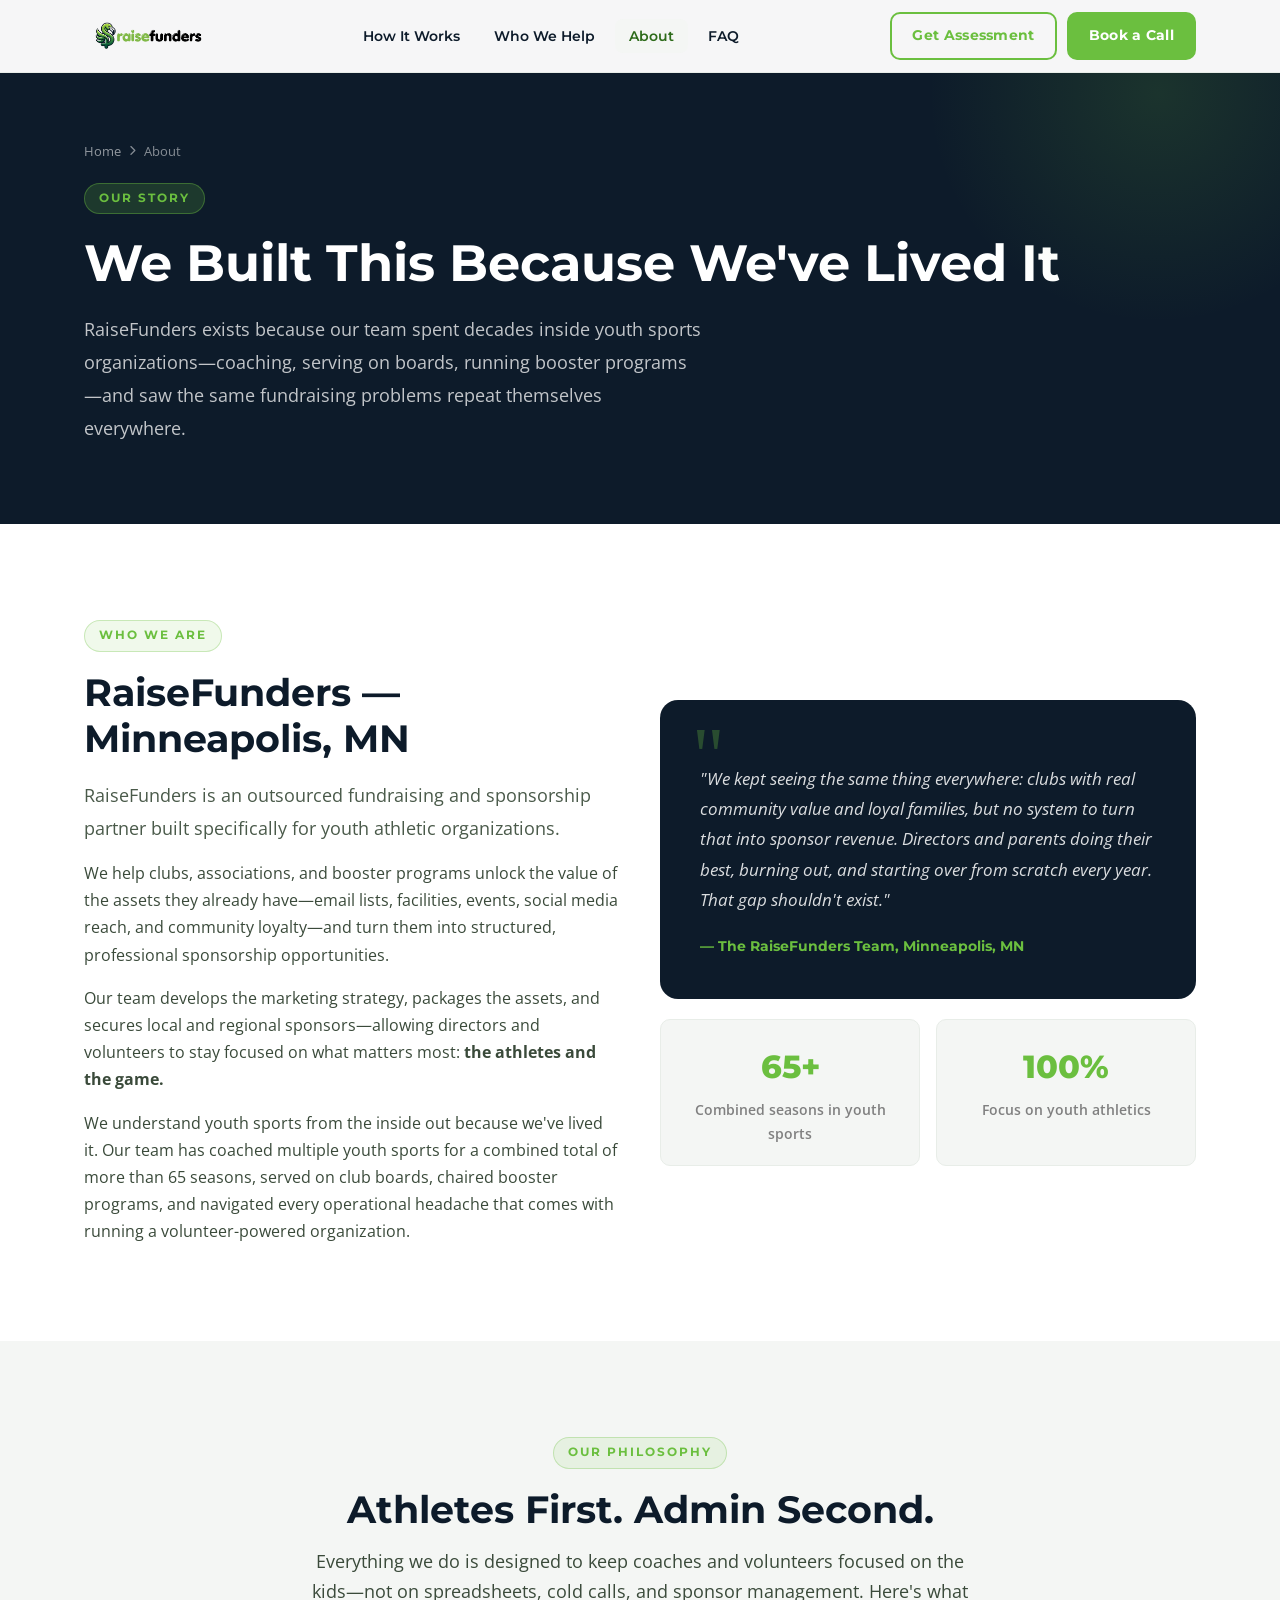
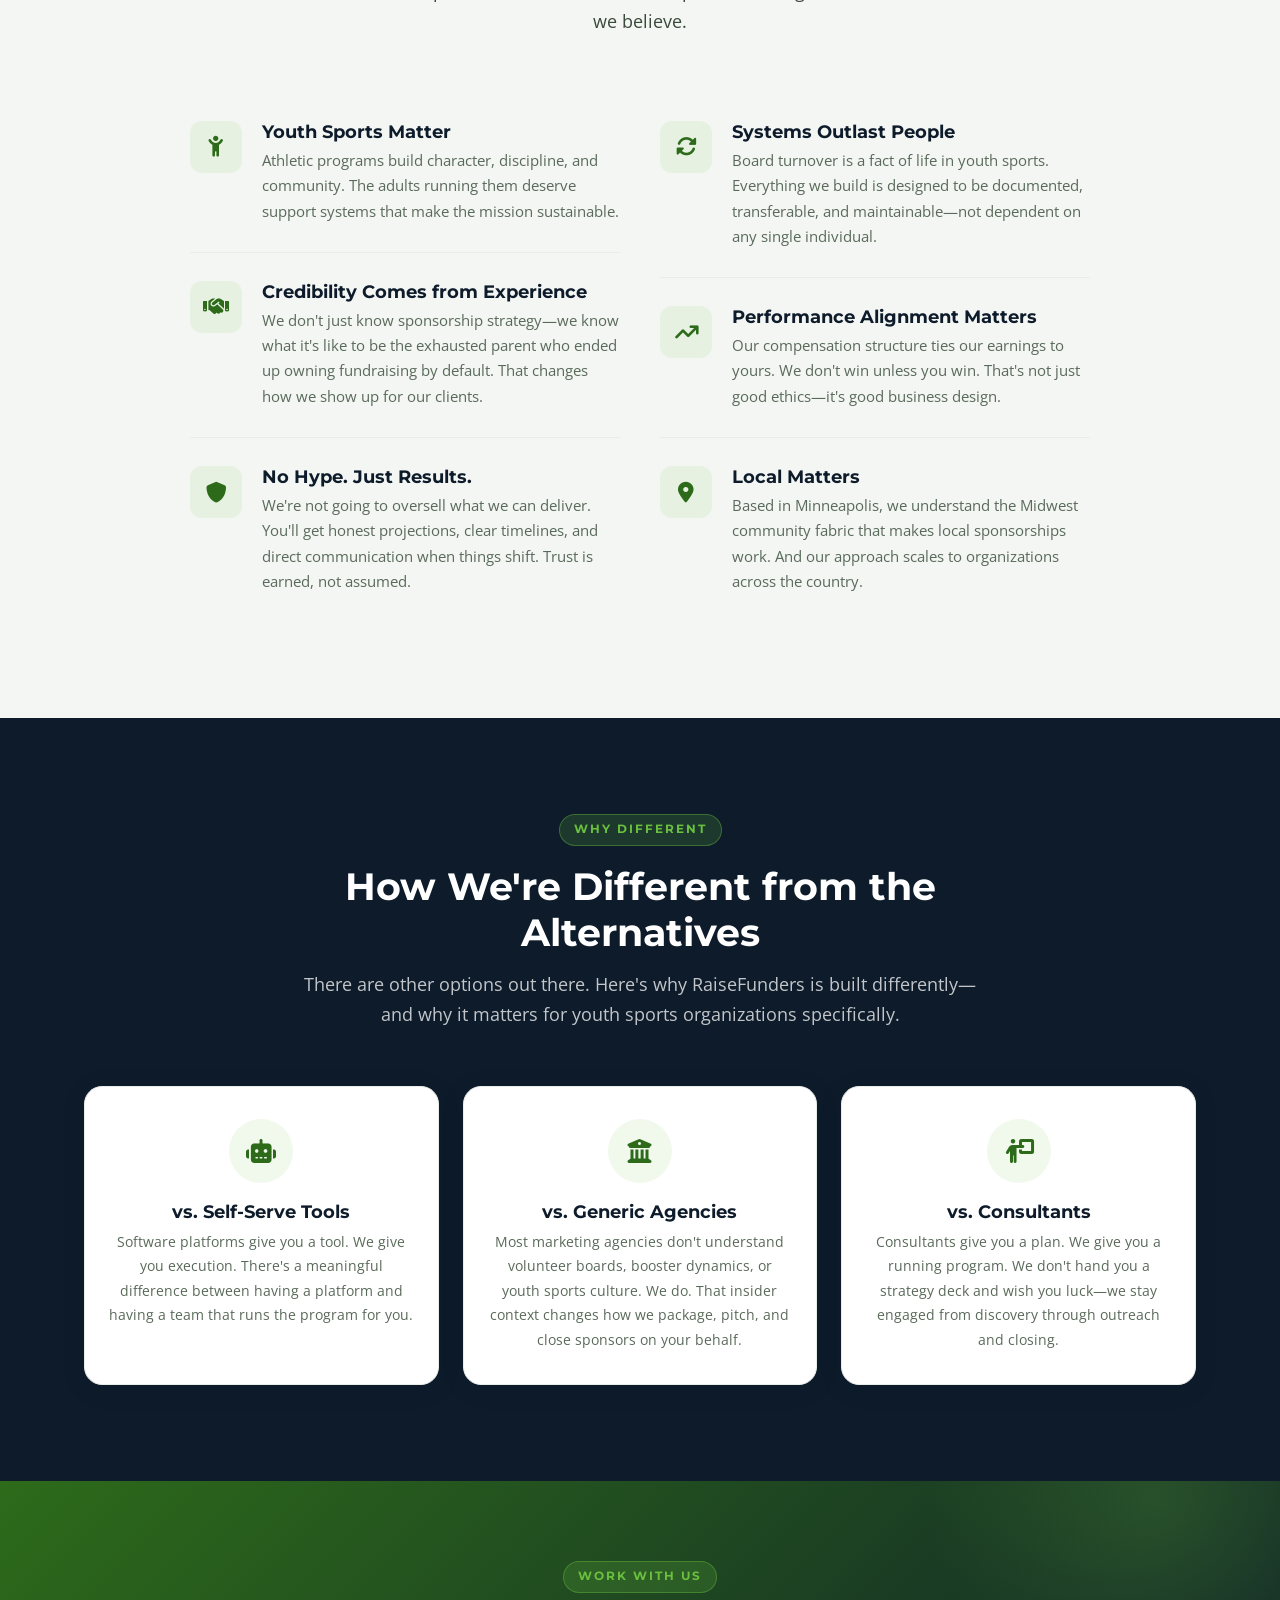
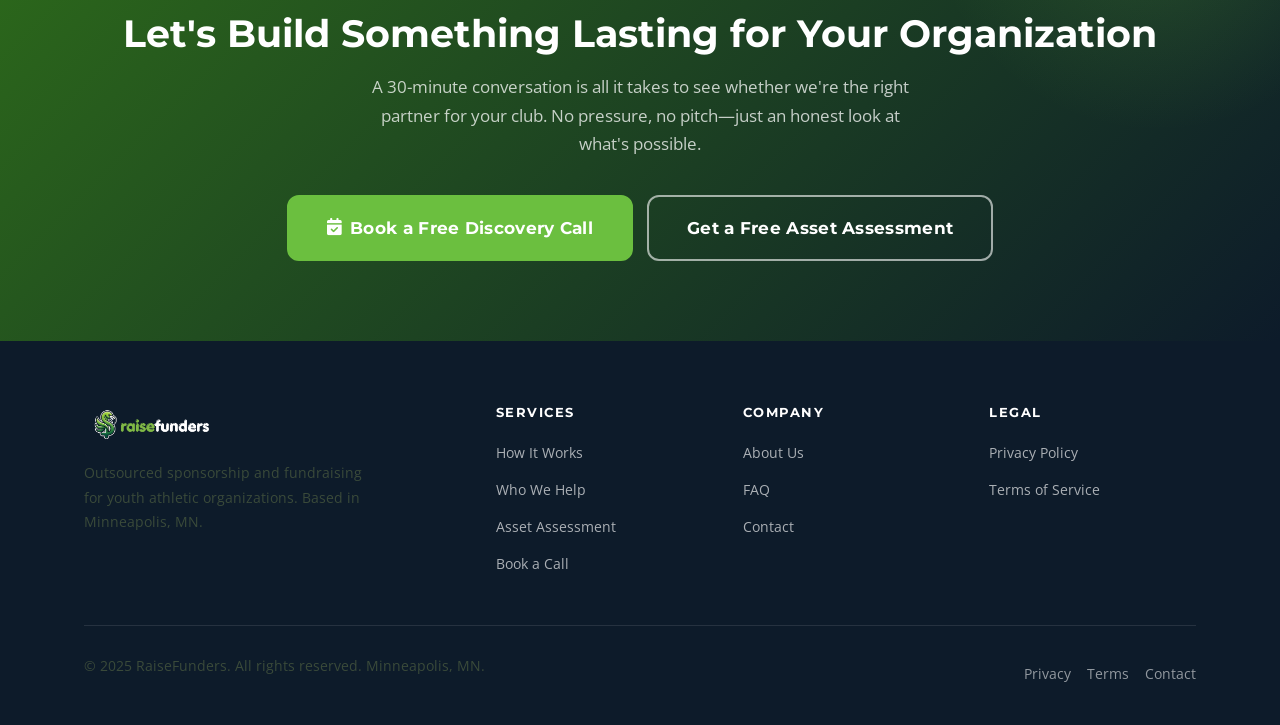
<file: about.html>
<!DOCTYPE html>
<html lang="en">
<head>
  <!-- Google tag (gtag.js) -->
<script async src="https://www.googletagmanager.com/gtag/js?id=G-B8F27FTXQR"></script>
<script>
  window.dataLayer = window.dataLayer || [];
  function gtag(){dataLayer.push(arguments);}
  gtag('js', new Date());
  gtag('config', 'G-B8F27FTXQR');
</script>
  <meta charset="UTF-8" />
  <meta name="viewport" content="width=device-width, initial-scale=1.0" />
  <title>About RaiseFunders — Built by Youth Sports Insiders</title>
  <meta name="description" content="Meet the team behind RaiseFunders. Coaches, board veterans & fundraising pros who've lived youth sports from the inside out. Minneapolis, MN." />
  <!-- Favicon -->
  <link rel="icon" type="image/png" href="favicon.png" />
  <link rel="apple-touch-icon" href="favicon.png" />
  
  <link rel="preconnect" href="https://fonts.googleapis.com" />
  <link rel="preconnect" href="https://fonts.gstatic.com" crossorigin />
  <link href="https://fonts.googleapis.com/css2?family=Montserrat:wght@600;700;800;900&family=Open+Sans:wght@400;500;600&display=swap" rel="stylesheet" />
  <link rel="stylesheet" href="https://cdn.jsdelivr.net/npm/@fortawesome/fontawesome-free@6.5.0/css/all.min.css" />
  <link rel="stylesheet" href="css/style.css" />
  <style>
    .team-card {
      background: var(--white);
      border: 1px solid var(--gray-mid);
      border-radius: var(--radius-lg);
      overflow: hidden;
      box-shadow: var(--shadow);
    }
    .team-card-top {
      background: var(--navy);
      padding: 32px 28px 24px;
      display: flex;
      align-items: center;
      gap: 20px;
    }
    .team-avatar {
      width: 72px; height: 72px;
      border-radius: 50%;
      background: linear-gradient(135deg, var(--green-light), var(--green-dark));
      display: flex; align-items: center; justify-content: center;
      font-family: 'Montserrat', sans-serif;
      font-weight: 800;
      font-size: 1.6rem;
      color: var(--white);
      flex-shrink: 0;
      border: 3px solid rgba(107,191,63,.4);
    }
    .team-card-top h3 { color: var(--white); margin-bottom: 4px; font-size: 1.1rem; }
    .team-card-top span { color: var(--green-light); font-size: .85rem; font-family: 'Montserrat', sans-serif; font-weight: 600; }
    .team-card-body { padding: 24px 28px; }
    .team-card-body p { font-size: .92rem; color: #4a5a4a; margin-bottom: 16px; }
    .team-tags { display: flex; flex-wrap: wrap; gap: 6px; }

    .value-block {
      display: flex;
      gap: 20px;
      padding: 28px 0;
      border-bottom: 1px solid var(--gray-mid);
    }
    .value-block:last-child { border-bottom: none; }
    .value-icon {
      width: 52px; height: 52px; flex-shrink: 0;
      background: rgba(107,191,63,.1);
      border-radius: 12px;
      display: flex; align-items: center; justify-content: center;
      font-size: 1.3rem;
      color: var(--green-dark);
    }
    .value-block h4 { color: var(--navy); margin-bottom: 6px; }
    .value-block p  { font-size: .93rem; color: #5a6a5a; margin: 0; }

    .story-quote {
      background: var(--navy);
      border-radius: var(--radius-lg);
      padding: 40px;
      position: relative;
    }
    .story-quote::before {
      content: '"';
      position: absolute;
      top: 16px; left: 32px;
      font-size: 5rem;
      color: rgba(107,191,63,.3);
      font-family: Georgia, serif;
      line-height: 1;
    }
    .story-quote p {
      color: rgba(255,255,255,.85);
      font-size: 1.05rem;
      line-height: 1.8;
      font-style: italic;
      margin-bottom: 20px;
      position: relative;
      z-index: 1;
      padding-top: 24px;
    }
    .story-quote-attr {
      color: var(--green-light);
      font-family: 'Montserrat', sans-serif;
      font-weight: 700;
      font-size: .88rem;
    }

    .diff-row {
      display: grid;
      grid-template-columns: 1fr 1fr 1fr;
      gap: 24px;
      margin-top: 48px;
    }
    .diff-item {
      text-align: center;
      padding: 32px 24px;
      background: var(--white);
      border: 1px solid var(--gray-mid);
      border-radius: var(--radius-lg);
      box-shadow: var(--shadow);
    }
    .diff-item-icon {
      width: 64px; height: 64px;
      border-radius: 50%;
      background: rgba(107,191,63,.1);
      display: flex; align-items: center; justify-content: center;
      font-size: 1.5rem;
      color: var(--green-dark);
      margin: 0 auto 18px;
    }
    .diff-item h4 { color: var(--navy); margin-bottom: 8px; }
    .diff-item p  { font-size: .9rem; color: #5a6a5a; margin: 0; }

    @media (max-width: 768px) {
      .diff-row { grid-template-columns: 1fr; }
    }
  </style>
</head>
<body>

  <!-- NAV -->
  <nav class="site-nav" role="navigation" aria-label="Main navigation">
    <div class="container">
      <div class="nav-inner">
        <a href="index.html" class="nav-logo" aria-label="RaiseFunders Home">
          <img src="images/logo-wordmark-light.png"
               alt="RaiseFunders"
               alt=\"RaiseFunders — Youth Sports Sponsorship Partners\"\n 
               height="50"
          />
        </a>
        <ul class="nav-links" role="list">
          <li><a href="how-it-works.html">How It Works</a></li>
          <li><a href="who-we-help.html">Who We Help</a></li>
          <li><a href="about.html">About</a></li>
          <li><a href="faq.html">FAQ</a></li>
        </ul>
        <div class="nav-cta">
          <a href="contact.html" class="btn btn-secondary btn-sm">Get Assessment</a>
          <a href="book-a-call.html" class="btn btn-primary btn-sm">Book a Call</a>
        </div>
        <button class="nav-toggle" aria-label="Toggle mobile menu"><span></span><span></span><span></span></button>
      </div>
    </div>
  </nav>
  <div class="nav-mobile">
    <a href="index.html">Home</a>
    <a href="how-it-works.html">How It Works</a>
    <a href="who-we-help.html">Who We Help</a>
    <a href="about.html">About</a>
    <a href="faq.html">FAQ</a>
    <a href="contact.html">Contact</a>
    <a href="book-a-call.html" class="btn btn-primary">Book a Free Call</a>
  </div>

  <main id="main-content">

    <!-- PAGE HERO -->
    <section class="page-hero" aria-labelledby="page-title">
      <div class="container">
        <div class="breadcrumb">
          <a href="index.html">Home</a>
          <i class="fa-solid fa-chevron-right"></i>
          <span>About</span>
        </div>
        <span class="section-label section-label--dark">Our Story</span>
        <h1 id="page-title">We Built This Because We've Lived It</h1>
        <p class="lead">RaiseFunders exists because our team spent decades inside youth sports organizations—coaching, serving on boards, running booster programs—and saw the same fundraising problems repeat themselves everywhere.</p>
      </div>
    </section>

    <!-- ORIGIN STORY -->
    <section class="section">
      <div class="container">
        <div class="grid-2">
          <div>
            <span class="section-label">Who We Are</span>
            <h2>RaiseFunders — Minneapolis, MN</h2>
            <p class="lead mt-16">RaiseFunders is an outsourced fundraising and sponsorship partner built specifically for youth athletic organizations.</p>
            <p>We help clubs, associations, and booster programs unlock the value of the assets they already have—email lists, facilities, events, social media reach, and community loyalty—and turn them into structured, professional sponsorship opportunities.</p>
            <p>Our team develops the marketing strategy, packages the assets, and secures local and regional sponsors—allowing directors and volunteers to stay focused on what matters most: <strong>the athletes and the game.</strong></p>
            <p>We understand youth sports from the inside out because we've lived it. Our team has coached multiple youth sports for a combined total of more than 65 seasons, served on club boards, chaired booster programs, and navigated every operational headache that comes with running a volunteer-powered organization.</p>
          </div>
          <div>
            <div class="story-quote">
              <p>"We kept seeing the same thing everywhere: clubs with real community value and loyal families, but no system to turn that into sponsor revenue. Directors and parents doing their best, burning out, and starting over from scratch every year. That gap shouldn't exist."</p>
              <div class="story-quote-attr">— The RaiseFunders Team, Minneapolis, MN</div>
            </div>
            <div style="display:grid;grid-template-columns:1fr 1fr;gap:16px;margin-top:20px;">
              <div style="background:var(--gray-light);border:1px solid var(--gray-mid);border-radius:var(--radius);padding:20px;text-align:center;">
                <div style="font-family:'Montserrat',sans-serif;font-weight:800;font-size:2rem;color:var(--green-light);">65+</div>
                <div style="font-size:.85rem;color:var(--gray);font-weight:600;margin-top:4px;">Combined seasons in youth sports</div>
              </div>
              <div style="background:var(--gray-light);border:1px solid var(--gray-mid);border-radius:var(--radius);padding:20px;text-align:center;">
                <div style="font-family:'Montserrat',sans-serif;font-weight:800;font-size:2rem;color:var(--green-light);">100%</div>
                <div style="font-size:.85rem;color:var(--gray);font-weight:600;margin-top:4px;">Focus on youth athletics</div>
              </div>
            </div>
          </div>
        </div>
      </div>
    </section>

    <!-- OUR PHILOSOPHY -->
    <section class="section section--gray">
      <div class="container">
        <div class="section-intro centered">
          <span class="section-label">Our Philosophy</span>
          <h2>Athletes First. Admin Second.</h2>
          <p>Everything we do is designed to keep coaches and volunteers focused on the kids—not on spreadsheets, cold calls, and sponsor management. Here's what we believe.</p>
        </div>
        <div class="grid-2" style="max-width:900px;margin:0 auto;">
          <div>
            <div class="value-block">
              <div class="value-icon"><i class="fa-solid fa-child-reaching"></i></div>
              <div>
                <h4>Youth Sports Matter</h4>
                <p>Athletic programs build character, discipline, and community. The adults running them deserve support systems that make the mission sustainable.</p>
              </div>
            </div>
            <div class="value-block">
              <div class="value-icon"><i class="fa-solid fa-handshake"></i></div>
              <div>
                <h4>Credibility Comes from Experience</h4>
                <p>We don't just know sponsorship strategy—we know what it's like to be the exhausted parent who ended up owning fundraising by default. That changes how we show up for our clients.</p>
              </div>
            </div>
            <div class="value-block">
              <div class="value-icon"><i class="fa-solid fa-shield"></i></div>
              <div>
                <h4>No Hype. Just Results.</h4>
                <p>We're not going to oversell what we can deliver. You'll get honest projections, clear timelines, and direct communication when things shift. Trust is earned, not assumed.</p>
              </div>
            </div>
          </div>
          <div>
            <div class="value-block">
              <div class="value-icon"><i class="fa-solid fa-rotate"></i></div>
              <div>
                <h4>Systems Outlast People</h4>
                <p>Board turnover is a fact of life in youth sports. Everything we build is designed to be documented, transferable, and maintainable—not dependent on any single individual.</p>
              </div>
            </div>
            <div class="value-block">
              <div class="value-icon"><i class="fa-solid fa-arrow-trend-up"></i></div>
              <div>
                <h4>Performance Alignment Matters</h4>
                <p>Our compensation structure ties our earnings to yours. We don't win unless you win. That's not just good ethics—it's good business design.</p>
              </div>
            </div>
            <div class="value-block">
              <div class="value-icon"><i class="fa-solid fa-location-dot"></i></div>
              <div>
                <h4>Local Matters</h4>
                <p>Based in Minneapolis, we understand the Midwest community fabric that makes local sponsorships work. And our approach scales to organizations across the country.</p>
              </div>
            </div>
          </div>
        </div>
      </div>
    </section>


    <!-- DIFFERENTIATORS -->
    <section class="section section--navy">
      <div class="container">
        <div class="section-intro centered">
          <span class="section-label section-label--dark">Why Different</span>
          <h2 class="text-white">How We're Different from the Alternatives</h2>
          <p style="color:rgba(255,255,255,.75);">There are other options out there. Here's why RaiseFunders is built differently—and why it matters for youth sports organizations specifically.</p>
        </div>
        <div class="diff-row">
          <div class="diff-item">
            <div class="diff-item-icon"><i class="fa-solid fa-robot"></i></div>
            <h4>vs. Self-Serve Tools</h4>
            <p>Software platforms give you a tool. We give you execution. There's a meaningful difference between having a platform and having a team that runs the program for you.</p>
          </div>
          <div class="diff-item">
            <div class="diff-item-icon"><i class="fa-solid fa-building-columns"></i></div>
            <h4>vs. Generic Agencies</h4>
            <p>Most marketing agencies don't understand volunteer boards, booster dynamics, or youth sports culture. We do. That insider context changes how we package, pitch, and close sponsors on your behalf.</p>
          </div>
          <div class="diff-item">
            <div class="diff-item-icon"><i class="fa-solid fa-person-chalkboard"></i></div>
            <h4>vs. Consultants</h4>
            <p>Consultants give you a plan. We give you a running program. We don't hand you a strategy deck and wish you luck—we stay engaged from discovery through outreach and closing.</p>
          </div>
        </div>
      </div>
    </section>

    <!-- CTA -->
    <section class="cta-band">
      <div class="container text-center" style="position:relative;z-index:1;">
        <span class="section-label section-label--dark">Work With Us</span>
        <h2>Let's Build Something Lasting for Your Organization</h2>
        <p>A 30-minute conversation is all it takes to see whether we're the right partner for your club. No pressure, no pitch—just an honest look at what's possible.</p>
        <div class="btn-group">
          <a href="book-a-call.html" class="btn btn-primary btn-lg"><i class="fa-solid fa-calendar-check"></i> Book a Free Discovery Call</a>
          <a href="contact.html" class="btn btn-outline-white btn-lg">Get a Free Asset Assessment</a>
        </div>
      </div>
    </section>

  </main>

  <!-- FOOTER -->
  <footer class="site-footer" role="contentinfo">
    <div class="container">
      <div class="footer-grid">
        <div class="footer-brand">
          <img src="images/logo-wordmark-dark.png"
               alt="RaiseFunders"
               alt=\"RaiseFunders — Youth Sports Sponsorship Partners\"\n
               height="50"
               style="margin-bottom:4px;"
          />
          <p>Outsourced sponsorship and fundraising for youth athletic organizations. Based in Minneapolis, MN.</p>
        </div>
        <div class="footer-col">
          <h4>Services</h4>
          <ul>
            <li><a href="how-it-works.html">How It Works</a></li>
            <li><a href="who-we-help.html">Who We Help</a></li>
            <li><a href="contact.html">Asset Assessment</a></li>
            <li><a href="book-a-call.html">Book a Call</a></li>
          </ul>
        </div>
        <div class="footer-col">
          <h4>Company</h4>
          <ul>
            <li><a href="about.html">About Us</a></li>
            <li><a href="faq.html">FAQ</a></li>
            <li><a href="contact.html">Contact</a></li>
          </ul>
        </div>
        <div class="footer-col">
          <h4>Legal</h4>
          <ul>
            <li><a href="privacy.html">Privacy Policy</a></li>
            <li><a href="terms.html">Terms of Service</a></li>
          </ul>
        </div>
      </div>
      <div class="footer-bottom">
        <p>&copy; 2025 RaiseFunders. All rights reserved. Minneapolis, MN.</p>
        <div style="display:flex;gap:16px;">
          <a href="privacy.html">Privacy</a>
          <a href="terms.html">Terms</a>
          <a href="contact.html">Contact</a>
        </div>
      </div>
    </div>
  </footer>

  <script src="js/main.js"></script>
</body>
</html>
</file>
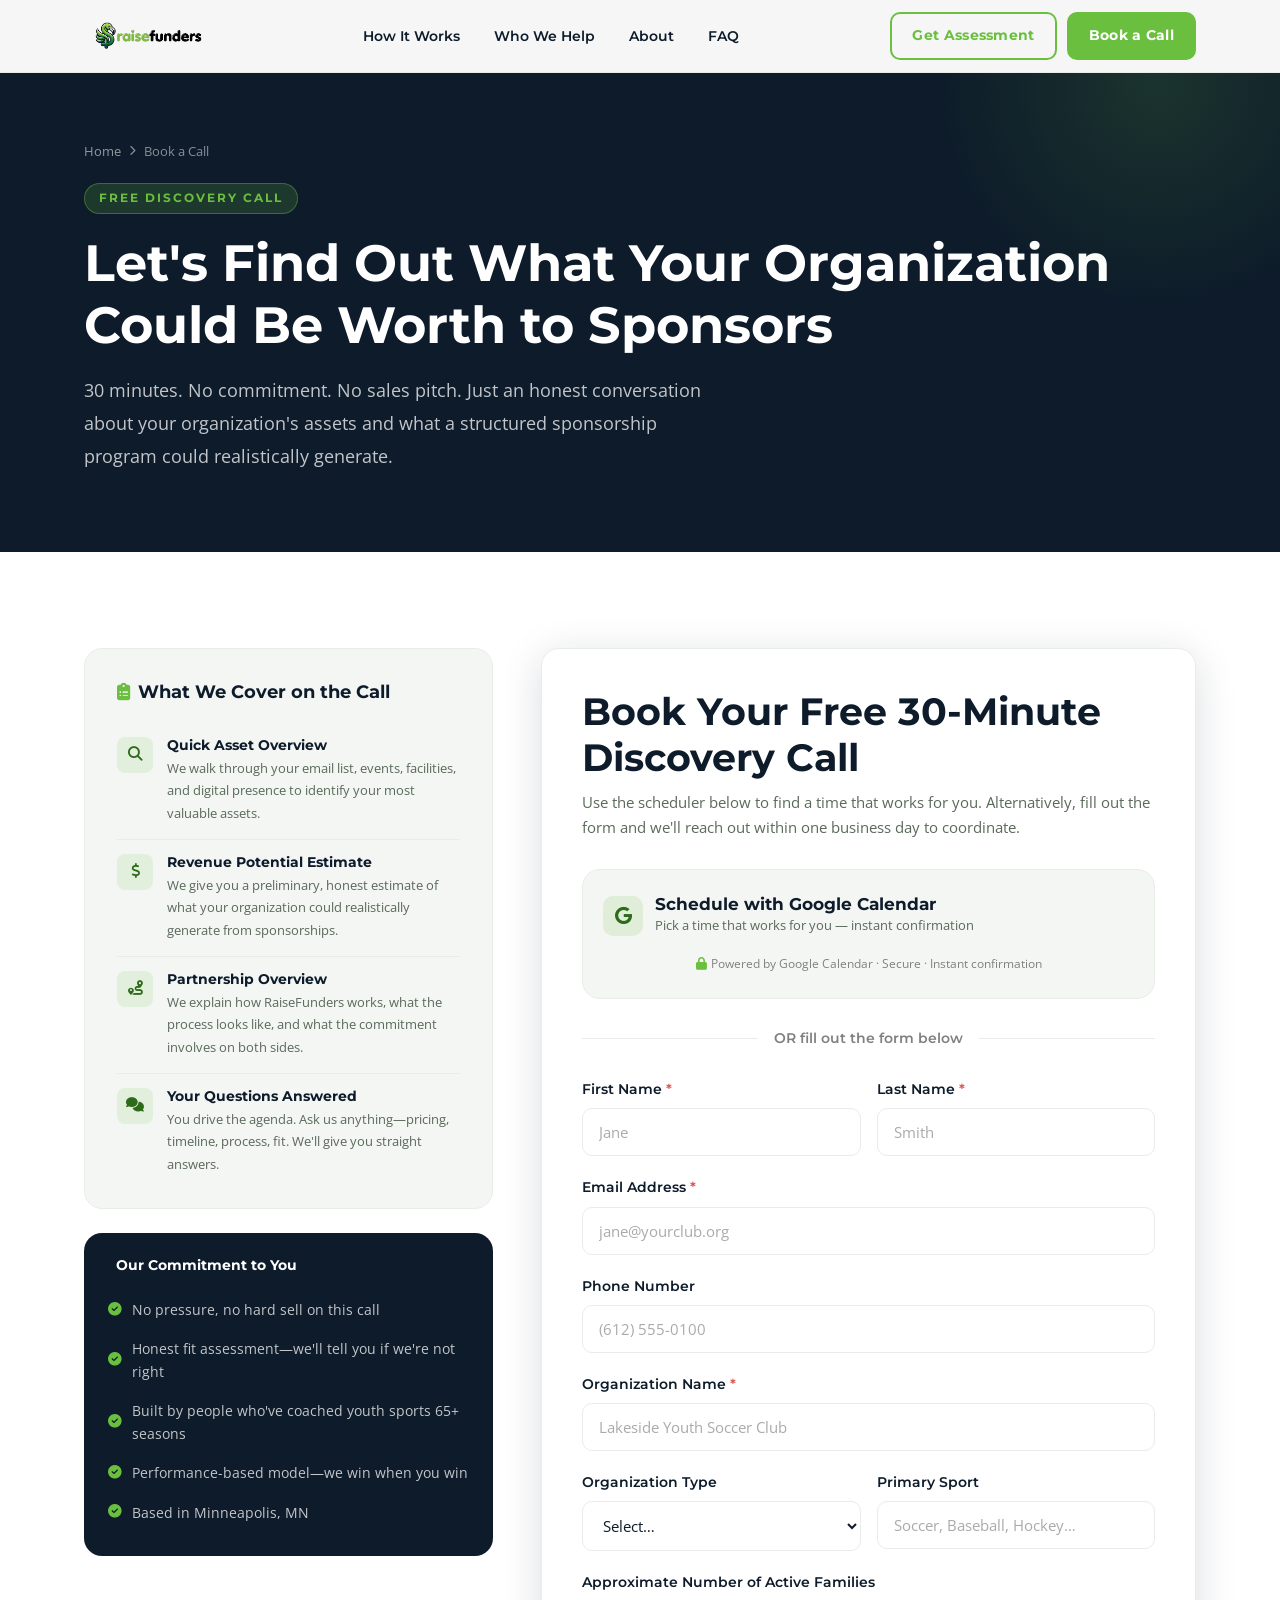
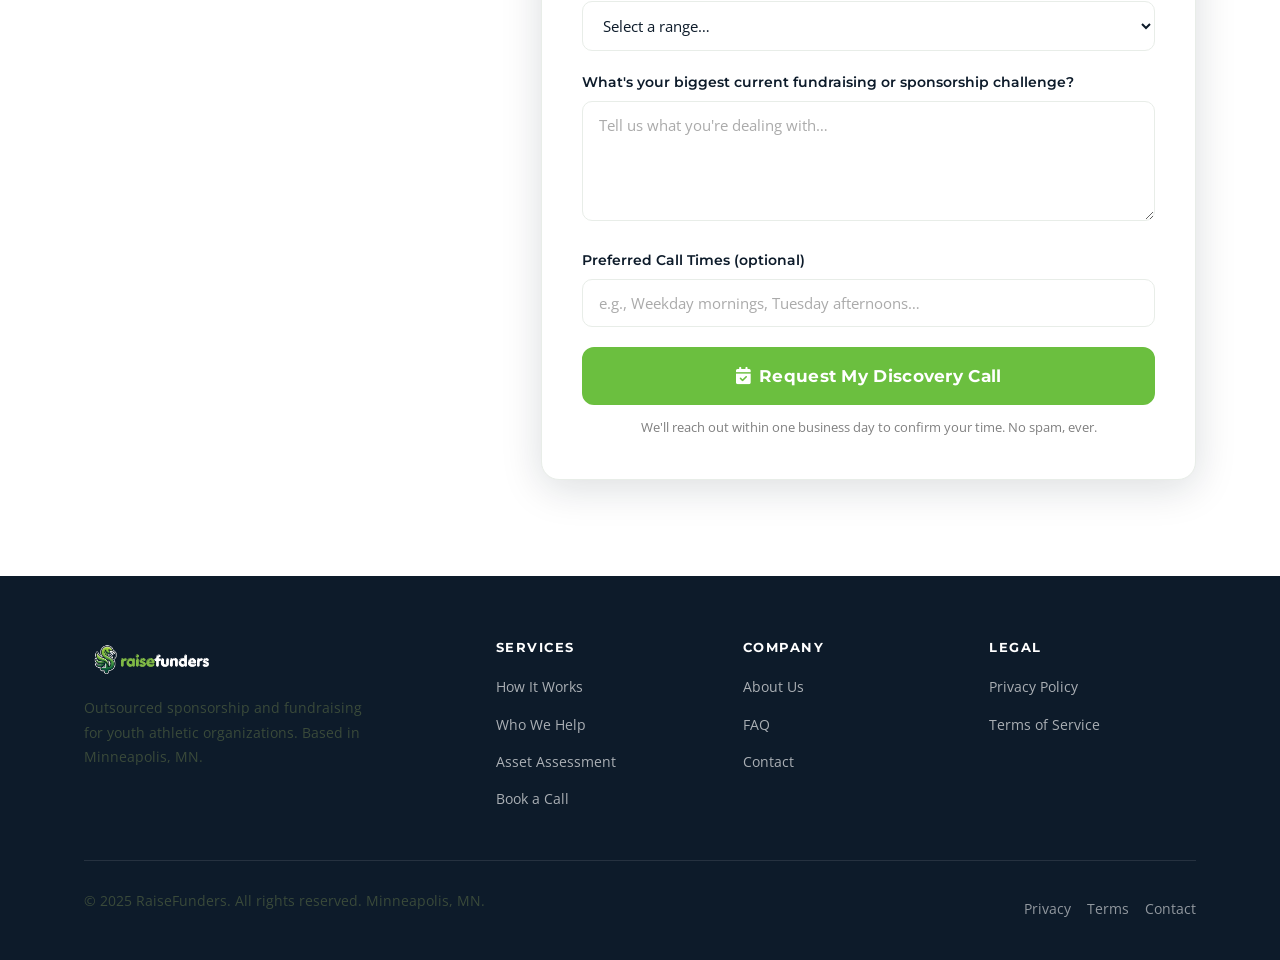
<file: book-a-call.html>
<!DOCTYPE html>
<html lang="en">
<head>
  <meta charset="UTF-8" />
  <meta name="viewport" content="width=device-width, initial-scale=1.0" />

<!-- GA4 -->
<script async src="https://www.googletagmanager.com/gtag/js?id=G-B8F27FTXQR"></script>
<script>
  window.dataLayer = window.dataLayer || [];
  function gtag(){dataLayer.push(arguments);}
  gtag('js', new Date());
  gtag('config', 'G-B8F27FTXQR');
</script>

  <title>Book a Free Discovery Call — RaiseFunders</title>
  <meta name="description" content="Schedule your free 30-min call. We'll review your assets, estimate your revenue potential & answer every question. Zero pressure, zero commitment." />
<!-- Favicon -->
  <link rel="icon" type="image/png" href="favicon.png" />
  <link rel="apple-touch-icon" href="favicon.png" />
   <title>Book a Free Discovery Call — RaiseFunders</title>
  <meta name="description" content="Schedule your free 30-min call. We'll review your assets, estimate your revenue potential & answer every question. Zero pressure, zero commitment." />
  <link rel="preconnect" href="https://fonts.googleapis.com" />
  <link rel="preconnect" href="https://fonts.gstatic.com" crossorigin />
  <link href="https://fonts.googleapis.com/css2?family=Montserrat:wght@600;700;800;900&family=Open+Sans:wght@400;500;600&display=swap" rel="stylesheet" />
  <link rel="stylesheet" href="https://cdn.jsdelivr.net/npm/@fortawesome/fontawesome-free@6.5.0/css/all.min.css" />
  <link rel="stylesheet" href="css/style.css" />

  <link href="https://calendar.google.com/calendar/scheduling-button-script.css" rel="stylesheet" />

  <style>
    .booking-layout {
      display: grid;
      grid-template-columns: 1fr 1.6fr;
      gap: 48px;
      align-items: start;
    }
    .booking-sidebar { position: sticky; top: 100px; }
    .booking-what-to-expect {
      background: var(--gray-light);
      border: 1px solid var(--gray-mid);
      border-radius: var(--radius-lg);
      padding: 32px;
      margin-bottom: 24px;
    }
    .booking-what-to-expect h3 { color: var(--navy); margin-bottom: 20px; font-size: 1.1rem; }
    .expect-item {
      display: flex;
      gap: 14px;
      align-items: flex-start;
      padding: 14px 0;
      border-bottom: 1px solid var(--gray-mid);
    }
    .expect-item:last-child { border-bottom: none; padding-bottom: 0; }
    .expect-item-icon {
      width: 36px; height: 36px; flex-shrink: 0;
      background: rgba(107,191,63,.12);
      border-radius: 8px;
      display: flex; align-items: center; justify-content: center;
      font-size: .9rem;
      color: var(--green-dark);
    }
    .expect-item h4 { font-size: .9rem; color: var(--navy); margin-bottom: 3px; }
    .expect-item p  { font-size: .83rem; color: #5a6a5a; margin: 0; }

    .booking-credibility {
      background: var(--navy);
      border-radius: var(--radius-lg);
      padding: 24px;
    }
    .booking-credibility h4 { color: var(--white); font-size: .9rem; margin-bottom: 16px; }
    .cred-item {
      display: flex;
      align-items: center;
      gap: 10px;
      font-size: .85rem;
      color: rgba(255,255,255,.75);
      padding: 8px 0;
    }
    .cred-item i { color: var(--green-light); flex-shrink: 0; }

    .booking-form-card {
      background: var(--white);
      border: 1px solid var(--gray-mid);
      border-radius: var(--radius-lg);
      padding: 40px;
      box-shadow: var(--shadow-lg);
    }
    .booking-form-card h2 { color: var(--navy); margin-bottom: 8px; }
    .booking-form-card > p { color: #5a6a5a; margin-bottom: 28px; font-size: .95rem; }

    .calendly-placeholder {
      background: var(--gray-light);
      border: 2px dashed var(--gray-mid);
      border-radius: var(--radius-lg);
      padding: 48px 32px;
      text-align: center;
      margin-bottom: 28px;
    }
    .calendly-placeholder i { font-size: 2.5rem; color: var(--green-light); margin-bottom: 16px; display: block; }
    .calendly-placeholder h3 { color: var(--navy); margin-bottom: 8px; }
    .calendly-placeholder p { color: #5a6a5a; font-size: .9rem; margin-bottom: 0; }

    .or-divider {
      display: flex;
      align-items: center;
      gap: 16px;
      margin: 28px 0;
      color: var(--gray);
      font-size: .85rem;
      font-family: 'Montserrat', sans-serif;
      font-weight: 600;
    }
    .or-divider::before,
    .or-divider::after {
      content: '';
      flex: 1;
      height: 1px;
      background: var(--gray-mid);
    }

    .form-row { display: grid; grid-template-columns: 1fr 1fr; gap: 16px; }

    @media (max-width: 900px) {
      .booking-layout { grid-template-columns: 1fr; }
      .booking-sidebar { position: static; }
      .form-row { grid-template-columns: 1fr; }
    }
    @media (max-width: 480px) {
      .booking-form-card { padding: 24px; }
    }
  </style>
</head>
<body>

  <!-- NAV -->
  <nav class="site-nav" role="navigation" aria-label="Main navigation">
    <div class="container">
      <div class="nav-inner">
        <a href="index.html" class="nav-logo" aria-label="RaiseFunders Home">
          <img src="images/logo-wordmark-light.png"
               alt="RaiseFunders — Youth Sports Sponsorship Partners"
               height="50"
          />
        </a>
        <ul class="nav-links" role="list">
          <li><a href="how-it-works.html">How It Works</a></li>
          <li><a href="who-we-help.html">Who We Help</a></li>
          <li><a href="about.html">About</a></li>
          <li><a href="faq.html">FAQ</a></li>
        </ul>
        <div class="nav-cta">
          <a href="contact.html" class="btn btn-secondary btn-sm">Get Assessment</a>
          <a href="book-a-call.html" class="btn btn-primary btn-sm">Book a Call</a>
        </div>
        <button class="nav-toggle" aria-label="Toggle mobile menu"><span></span><span></span><span></span></button>
      </div>
    </div>
  </nav>
  <div class="nav-mobile">
    <a href="index.html">Home</a>
    <a href="how-it-works.html">How It Works</a>
    <a href="who-we-help.html">Who We Help</a>
    <a href="about.html">About</a>
    <a href="faq.html">FAQ</a>
    <a href="contact.html">Contact</a>
    <a href="book-a-call.html" class="btn btn-primary">Book a Free Call</a>
  </div>

  <main id="main-content">

    <!-- PAGE HERO -->
    <section class="page-hero" aria-labelledby="page-title">
      <div class="container">
        <div class="breadcrumb">
          <a href="index.html">Home</a>
          <i class="fa-solid fa-chevron-right"></i>
          <span>Book a Call</span>
        </div>
        <span class="section-label section-label--dark">Free Discovery Call</span>
        <h1 id="page-title">Let's Find Out What Your Organization Could Be Worth to Sponsors</h1>
        <p class="lead">30 minutes. No commitment. No sales pitch. Just an honest conversation about your organization's assets and what a structured sponsorship program could realistically generate.</p>
      </div>
    </section>

    <!-- BOOKING SECTION -->
    <section class="section">
      <div class="container">
        <div class="booking-layout">

          <!-- SIDEBAR -->
          <aside class="booking-sidebar">
            <div class="booking-what-to-expect">
              <h3><i class="fa-solid fa-clipboard-list" style="color:var(--green-light);margin-right:8px;"></i>What We Cover on the Call</h3>
              <div class="expect-item">
                <div class="expect-item-icon"><i class="fa-solid fa-magnifying-glass"></i></div>
                <div>
                  <h4>Quick Asset Overview</h4>
                  <p>We walk through your email list, events, facilities, and digital presence to identify your most valuable assets.</p>
                </div>
              </div>
              <div class="expect-item">
                <div class="expect-item-icon"><i class="fa-solid fa-dollar-sign"></i></div>
                <div>
                  <h4>Revenue Potential Estimate</h4>
                  <p>We give you a preliminary, honest estimate of what your organization could realistically generate from sponsorships.</p>
                </div>
              </div>
              <div class="expect-item">
                <div class="expect-item-icon"><i class="fa-solid fa-route"></i></div>
                <div>
                  <h4>Partnership Overview</h4>
                  <p>We explain how RaiseFunders works, what the process looks like, and what the commitment involves on both sides.</p>
                </div>
              </div>
              <div class="expect-item">
                <div class="expect-item-icon"><i class="fa-solid fa-comments"></i></div>
                <div>
                  <h4>Your Questions Answered</h4>
                  <p>You drive the agenda. Ask us anything—pricing, timeline, process, fit. We'll give you straight answers.</p>
                </div>
              </div>
            </div>
            <div class="booking-credibility">
              <h4><i class="fa-solid fa-shield-check" style="color:var(--green-light);margin-right:8px;"></i>Our Commitment to You</h4>
              <div class="cred-item"><i class="fa-solid fa-check-circle"></i> No pressure, no hard sell on this call</div>
              <div class="cred-item"><i class="fa-solid fa-check-circle"></i> Honest fit assessment—we'll tell you if we're not right</div>
              <div class="cred-item"><i class="fa-solid fa-check-circle"></i> Built by people who've coached youth sports 65+ seasons</div>
              <div class="cred-item"><i class="fa-solid fa-check-circle"></i> Performance-based model—we win when you win</div>
              <div class="cred-item"><i class="fa-solid fa-check-circle"></i> Based in Minneapolis, MN</div>
            </div>
          </aside>

          <!-- BOOKING FORM -->
          <div>
            <div class="booking-form-card">
              <h2>Book Your Free 30-Minute Discovery Call</h2>
              <p>Use the scheduler below to find a time that works for you. Alternatively, fill out the form and we'll reach out within one business day to coordinate.</p>

<!-- Google Calendar scheduling button -->
<div style="background:var(--gray-light);border:1px solid var(--gray-mid);border-radius:var(--radius-lg);padding:24px 20px;margin-bottom:28px;">
                <div style="display:flex;align-items:center;gap:12px;margin-bottom:16px;">
                  <span style="background:rgba(107,191,63,.15);width:40px;height:40px;border-radius:10px;display:flex;align-items:center;justify-content:center;flex-shrink:0;">
                    <i class="fa-brands fa-google" style="color:var(--green-dark);font-size:1.1rem;"></i>
                  </span>
                  <div>
                    <h3 style="color:var(--navy);margin:0;font-size:1.05rem;">Schedule with Google Calendar</h3>
                    <p style="margin:0;font-size:.83rem;color:#5a6a5a;">Pick a time that works for you — instant confirmation</p>
                  </div>
                </div>
                <!-- Google Calendar scheduling button renders here -->
                <div style="margin:8px 0 4px;"></div>
                <p style="font-size:.78rem;color:var(--gray);text-align:center;margin-top:10px;">
                  <i class="fa-solid fa-lock" style="margin-right:4px;color:var(--green-light);"></i>Powered by Google Calendar · Secure · Instant confirmation
                </p>
              </div>

              <div class="or-divider">OR fill out the form below</div>
              <!-- Backup form -->
              <form id="assessmentForm" name="book-a-call" method="POST" data-netlify="true" novalidate>
               <input type="hidden" name="form-name" value="book-a-call" />
                <div class="form-row">
                  <div class="form-group">
                    <label class="form-label" for="first-name">First Name <span style="color:#d9534f;">*</span></label>
                    <input class="form-control" type="text" id="first-name" name="first_name" placeholder="Jane" required />
                  </div>
                  <div class="form-group">
                    <label class="form-label" for="last-name">Last Name <span style="color:#d9534f;">*</span></label>
                    <input class="form-control" type="text" id="last-name" name="last_name" placeholder="Smith" required />
                  </div>
                </div>
                <div class="form-group">
                  <label class="form-label" for="email">Email Address <span style="color:#d9534f;">*</span></label>
                  <input class="form-control" type="email" id="email" name="email" placeholder="jane@yourclub.org" required />
                </div>
                <div class="form-group">
                  <label class="form-label" for="phone">Phone Number</label>
                  <input class="form-control" type="tel" id="phone" name="phone" placeholder="(612) 555-0100" />
                </div>
                <div class="form-group">
                  <label class="form-label" for="org-name">Organization Name <span style="color:#d9534f;">*</span></label>
                  <input class="form-control" type="text" id="org-name" name="org_name" placeholder="Lakeside Youth Soccer Club" required />
                </div>
                <div class="form-row">
                  <div class="form-group">
                    <label class="form-label" for="org-type">Organization Type</label>
                    <select class="form-control" id="org-type" name="org_type">
                      <option value="">Select…</option>
                      <option>Youth Athletic Club</option>
                      <option>Association / League</option>
                      <option>Booster Program</option>
                      <option>School-Adjacent Sports Group</option>
                      <option>Other Youth Sports Org</option>
                    </select>
                  </div>
                  <div class="form-group">
                    <label class="form-label" for="sport">Primary Sport</label>
                    <input class="form-control" type="text" id="sport" name="sport" placeholder="Soccer, Baseball, Hockey…" />
                  </div>
                </div>
                <div class="form-group">
                  <label class="form-label" for="family-count">Approximate Number of Active Families</label>
                  <select class="form-control" id="family-count" name="family_count">
                    <option value="">Select a range…</option>
                    <option>Under 50</option>
                    <option>50–150</option>
                    <option>150–300</option>
                    <option>300–500</option>
                    <option>500+</option>
                  </select>
                </div>
                <div class="form-group">
                  <label class="form-label" for="biggest-challenge">What's your biggest current fundraising or sponsorship challenge?</label>
                  <textarea class="form-control" id="biggest-challenge" name="challenge" placeholder="Tell us what you're dealing with…" rows="4"></textarea>
                </div>
                <div class="form-group">
                  <label class="form-label" for="preferred-time">Preferred Call Times (optional)</label>
                  <input class="form-control" type="text" id="preferred-time" name="preferred_time" placeholder="e.g., Weekday mornings, Tuesday afternoons…" />
                </div>
                <button type="submit" class="btn btn-primary btn-lg" style="width:100%;justify-content:center;">
                  <i class="fa-solid fa-calendar-check"></i> Request My Discovery Call
                </button>
                <p style="font-size:.8rem;color:var(--gray);text-align:center;margin-top:12px;">We'll reach out within one business day to confirm your time. No spam, ever.</p>
              </form>
            </div>
          </div>

        </div>
      </div>
    </section>

  </main>

  <!-- FOOTER -->
  <footer class="site-footer" role="contentinfo">
    <div class="container">
      <div class="footer-grid">
        <div class="footer-brand">
          <img src="images/logo-wordmark-dark.png"
               alt="RaiseFunders — Youth Sports Sponsorship Partners"
               height="50"
               style="margin-bottom:4px;"
          />
          <p>Outsourced sponsorship and fundraising for youth athletic organizations. Based in Minneapolis, MN.</p>
        </div>
        <div class="footer-col">
          <h4>Services</h4>
          <ul>
            <li><a href="how-it-works.html">How It Works</a></li>
            <li><a href="who-we-help.html">Who We Help</a></li>
            <li><a href="contact.html">Asset Assessment</a></li>
            <li><a href="book-a-call.html">Book a Call</a></li>
          </ul>
        </div>
        <div class="footer-col">
          <h4>Company</h4>
          <ul>
            <li><a href="about.html">About Us</a></li>
            <li><a href="faq.html">FAQ</a></li>
            <li><a href="contact.html">Contact</a></li>
          </ul>
        </div>
        <div class="footer-col">
          <h4>Legal</h4>
          <ul>
            <li><a href="privacy.html">Privacy Policy</a></li>
            <li><a href="terms.html">Terms of Service</a></li>
          </ul>
        </div>
      </div>
      <div class="footer-bottom">
        <p>&copy; 2025 RaiseFunders. All rights reserved. Minneapolis, MN.</p>
        <div style="display:flex;gap:16px;">
          <a href="privacy.html">Privacy</a>
          <a href="terms.html">Terms</a>
          <a href="contact.html">Contact</a>
        </div>
      </div>
    </div>
  </footer>

  <script src="js/main.js"></script>
 <!-- Google Calendar Appointment Scheduling begin -->
  <script src="https://calendar.google.com/calendar/scheduling-button-script.js" async></script>
  <script>
  (function() {
    var target = document.currentScript;
    window.addEventListener('load', function() {
      calendar.schedulingButton.load({
        url: 'https://calendar.google.com/calendar/appointments/AcZssZ0Hm-DLWef_IoTCjxP8A2qDRGVCIT9Qv18qnVo=?gv=true',
        color: '#33B679',
        label: 'Book an appointment',
        target,
      });
    });
  })();
  </script>
  <!-- end Google Calendar Appointment Scheduling -->

</body>
</html>
</file>
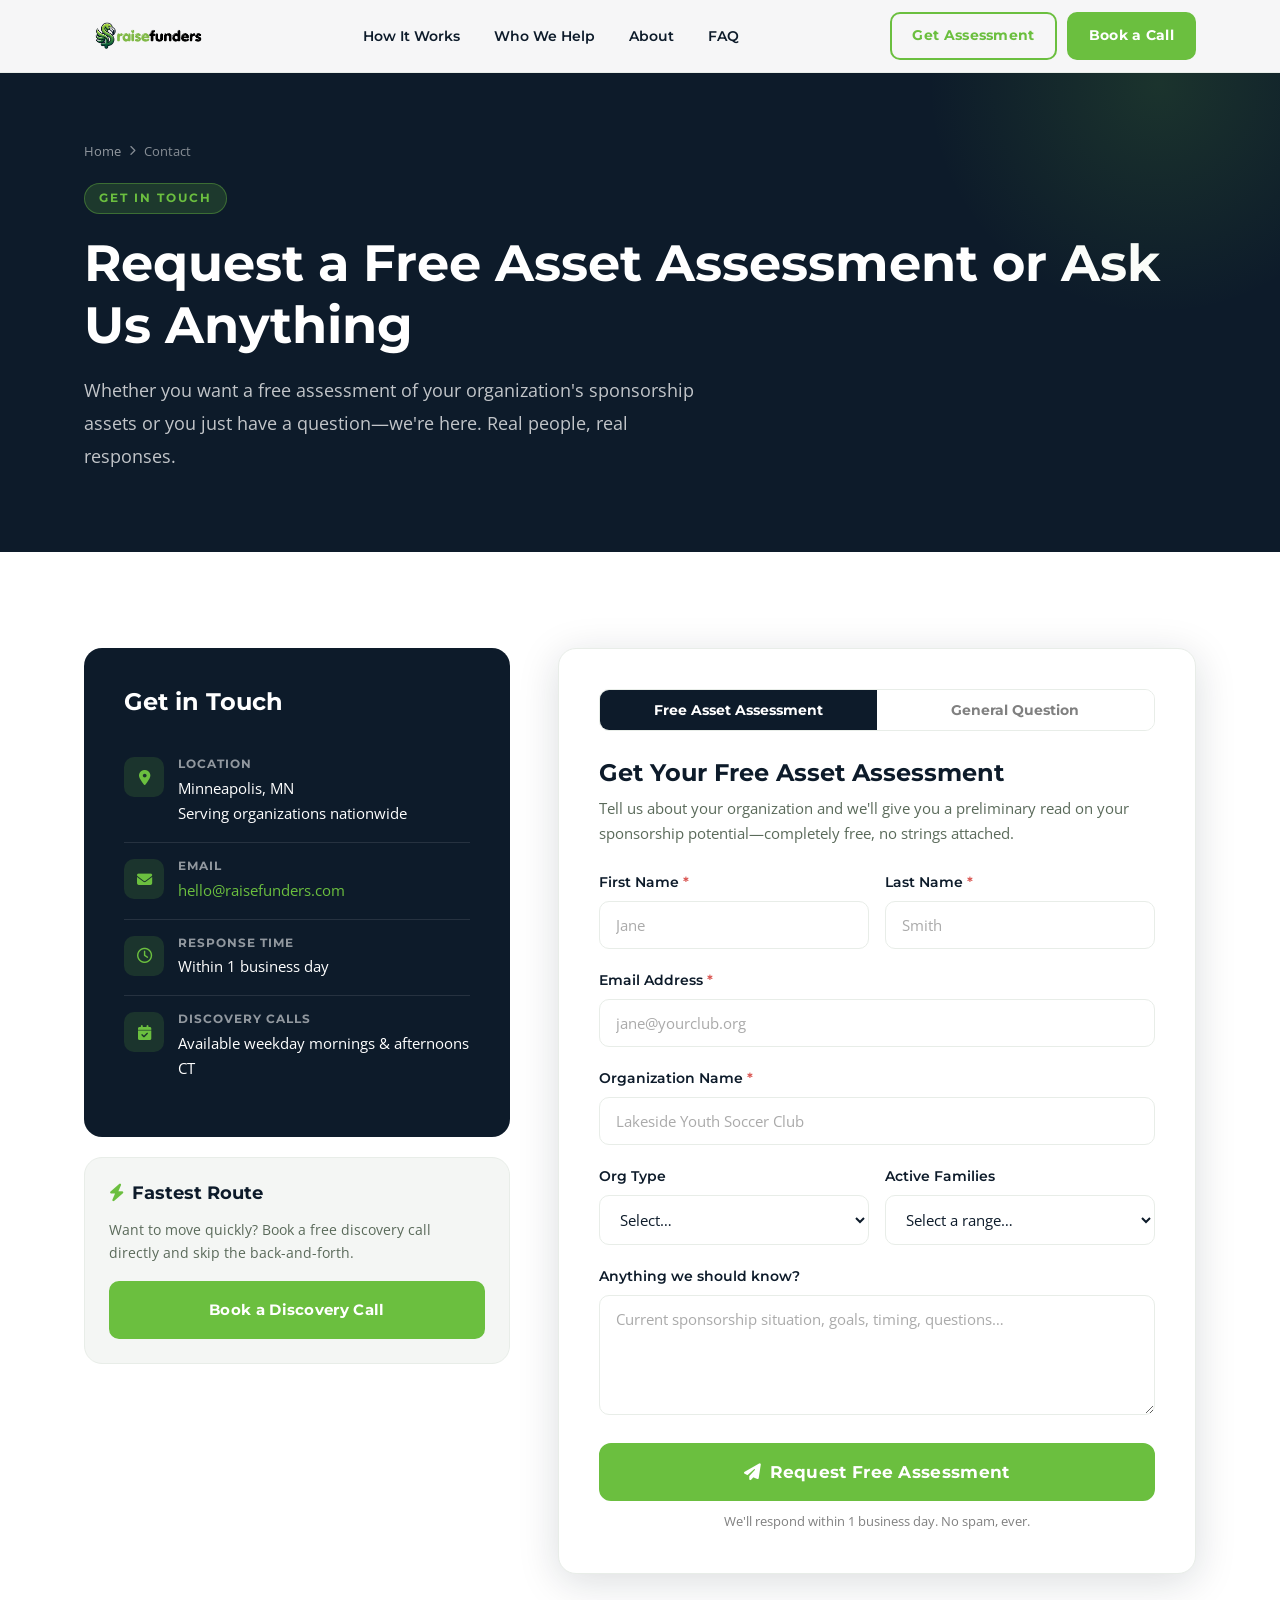
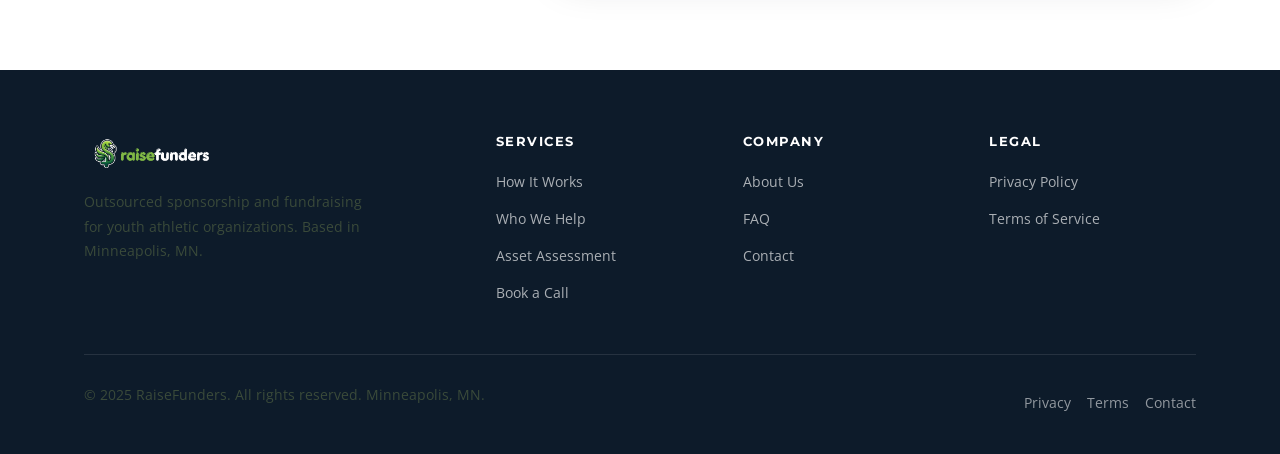
<file: contact.html>
<!DOCTYPE html>
<html lang="en">
<head>
  <!-- Google tag (gtag.js) -->
<script async src="https://www.googletagmanager.com/gtag/js?id=G-B8F27FTXQR"></script>
<script>
  window.dataLayer = window.dataLayer || [];
  function gtag(){dataLayer.push(arguments);}
  gtag('js', new Date());
  gtag('config', 'G-B8F27FTXQR');
</script>
  <meta charset="UTF-8" />
  <meta name="viewport" content="width=device-width, initial-scale=1.0" />
  <title>Get a Free Asset Assessment — RaiseFunders</title>
  <meta name="description" content="Request your free sponsorship asset assessment or send us a question. We respond within 1 business day. No commitment required." />
  <!-- Favicon -->
  <link rel="icon" type="image/png" href="favicon.png" />
  <link rel="apple-touch-icon" href="favicon.png" />
  
  <link rel="preconnect" href="https://fonts.googleapis.com" />
  <link rel="preconnect" href="https://fonts.gstatic.com" crossorigin />
  <link href="https://fonts.googleapis.com/css2?family=Montserrat:wght@600;700;800;900&family=Open+Sans:wght@400;500;600&display=swap" rel="stylesheet" />
  <link rel="stylesheet" href="https://cdn.jsdelivr.net/npm/@fortawesome/fontawesome-free@6.5.0/css/all.min.css" />
  <link rel="stylesheet" href="css/style.css" />
  <style>
    .contact-layout {
      display: grid;
      grid-template-columns: 1fr 1.5fr;
      gap: 48px;
      align-items: start;
    }
    .contact-info-card {
      background: var(--navy);
      border-radius: var(--radius-lg);
      padding: 40px;
      position: sticky;
      top: 100px;
    }
    .contact-info-card h3 { color: var(--white); margin-bottom: 24px; }
    .contact-info-item {
      display: flex;
      gap: 14px;
      align-items: flex-start;
      padding: 16px 0;
      border-bottom: 1px solid rgba(255,255,255,.1);
    }
    .contact-info-item:last-of-type { border-bottom: none; }
    .contact-info-icon {
      width: 40px; height: 40px; flex-shrink: 0;
      background: rgba(107,191,63,.15);
      border-radius: 10px;
      display: flex; align-items: center; justify-content: center;
      font-size: .95rem;
      color: var(--green-light);
    }
    .contact-info-item h4 { color: rgba(255,255,255,.55); font-size: .75rem; letter-spacing: 1px; text-transform: uppercase; margin-bottom: 4px; }
    .contact-info-item p  { color: var(--white); font-size: .93rem; margin: 0; }
    .contact-info-item a  { color: var(--green-light); }

    .form-card {
      background: var(--white);
      border: 1px solid var(--gray-mid);
      border-radius: var(--radius-lg);
      padding: 40px;
      box-shadow: var(--shadow-lg);
    }
    .form-row { display: grid; grid-template-columns: 1fr 1fr; gap: 16px; }
    .form-tabs {
      display: flex;
      gap: 0;
      border: 1px solid var(--gray-mid);
      border-radius: var(--radius);
      overflow: hidden;
      margin-bottom: 28px;
    }
    .form-tab {
      flex: 1;
      padding: 12px;
      text-align: center;
      font-family: 'Montserrat', sans-serif;
      font-weight: 700;
      font-size: .85rem;
      cursor: pointer;
      border: none;
      background: var(--white);
      color: var(--gray);
      transition: background var(--transition), color var(--transition);
    }
    .form-tab.active { background: var(--navy); color: var(--white); }
    .form-tab:hover:not(.active) { background: var(--gray-light); color: var(--navy); }

    .tab-panel { display: none; }
    .tab-panel.active { display: block; }

    @media (max-width: 860px) {
      .contact-layout { grid-template-columns: 1fr; }
      .contact-info-card { position: static; }
      .form-row { grid-template-columns: 1fr; }
    }
    @media (max-width: 480px) {
      .form-card { padding: 24px; }
    }
  </style>
</head>
<body>

  <!-- NAV -->
  <nav class="site-nav" role="navigation" aria-label="Main navigation">
    <div class="container">
      <div class="nav-inner">
        <a href="index.html" class="nav-logo" aria-label="RaiseFunders Home">
          <img src="images/logo-wordmark-light.png"
               alt="RaiseFunders"
               alt=\"RaiseFunders — Youth Sports Sponsorship Partners\"\n
               height="50"
          />
        </a>
        <ul class="nav-links" role="list">
          <li><a href="how-it-works.html">How It Works</a></li>
          <li><a href="who-we-help.html">Who We Help</a></li>
          <li><a href="about.html">About</a></li>
          <li><a href="faq.html">FAQ</a></li>
        </ul>
        <div class="nav-cta">
          <a href="contact.html" class="btn btn-secondary btn-sm">Get Assessment</a>
          <a href="book-a-call.html" class="btn btn-primary btn-sm">Book a Call</a>
        </div>
        <button class="nav-toggle" aria-label="Toggle mobile menu"><span></span><span></span><span></span></button>
      </div>
    </div>
  </nav>
  <div class="nav-mobile">
    <a href="index.html">Home</a>
    <a href="how-it-works.html">How It Works</a>
    <a href="who-we-help.html">Who We Help</a>
    <a href="about.html">About</a>
    <a href="faq.html">FAQ</a>
    <a href="contact.html">Contact</a>
    <a href="book-a-call.html" class="btn btn-primary">Book a Free Call</a>
  </div>

  <main id="main-content">

    <!-- PAGE HERO -->
    <section class="page-hero" aria-labelledby="page-title">
      <div class="container">
        <div class="breadcrumb">
          <a href="index.html">Home</a>
          <i class="fa-solid fa-chevron-right"></i>
          <span>Contact</span>
        </div>
        <span class="section-label section-label--dark">Get in Touch</span>
        <h1 id="page-title">Request a Free Asset Assessment or Ask Us Anything</h1>
        <p class="lead">Whether you want a free assessment of your organization's sponsorship assets or you just have a question—we're here. Real people, real responses.</p>
      </div>
    </section>

    <!-- CONTACT LAYOUT -->
    <section class="section">
      <div class="container">
        <div class="contact-layout">

          <!-- INFO SIDEBAR -->
          <aside>
            <div class="contact-info-card">
              <h3>Get in Touch</h3>
              <div class="contact-info-item">
                <div class="contact-info-icon"><i class="fa-solid fa-location-dot"></i></div>
                <div>
                  <h4>Location</h4>
                  <p>Minneapolis, MN<br>Serving organizations nationwide</p>
                </div>
              </div>
              <div class="contact-info-item">
                <div class="contact-info-icon"><i class="fa-solid fa-envelope"></i></div>
                <div>
                  <h4>Email</h4>
                  <p><a href="mailto:hello@raisefunders.com">hello@raisefunders.com</a></p>
                </div>
              </div>
              <div class="contact-info-item">
                <div class="contact-info-icon"><i class="fa-regular fa-clock"></i></div>
                <div>
                  <h4>Response Time</h4>
                  <p>Within 1 business day</p>
                </div>
              </div>
              <div class="contact-info-item">
                <div class="contact-info-icon"><i class="fa-solid fa-calendar-check"></i></div>
                <div>
                  <h4>Discovery Calls</h4>
                  <p>Available weekday mornings &amp; afternoons CT</p>
                </div>
              </div>
            </div>

            <div style="background:var(--gray-light);border:1px solid var(--gray-mid);border-radius:var(--radius-lg);padding:24px;margin-top:20px;">
              <h4 style="color:var(--navy);margin-bottom:14px;"><i class="fa-solid fa-bolt" style="color:var(--green-light);margin-right:8px;"></i>Fastest Route</h4>
              <p style="font-size:.88rem;color:#5a6a5a;margin-bottom:16px;">Want to move quickly? Book a free discovery call directly and skip the back-and-forth.</p>
              <a href="book-a-call.html" class="btn btn-primary" style="width:100%;justify-content:center;">Book a Discovery Call</a>
            </div>
          </aside>

          <!-- FORM CARD -->
          <div>
            <div class="form-card">
              <div class="form-tabs" role="tablist">
                <button class="form-tab active" role="tab" aria-selected="true" data-tab="assessment">Free Asset Assessment</button>
                <button class="form-tab" role="tab" aria-selected="false" data-tab="general">General Question</button>
              </div>

              <!-- Asset Assessment Form -->
              <div class="tab-panel active" id="tab-assessment">
                <h3 style="color:var(--navy);margin-bottom:8px;">Get Your Free Asset Assessment</h3>
                <p style="color:#5a6a5a;font-size:.93rem;margin-bottom:24px;">Tell us about your organization and we'll give you a preliminary read on your sponsorship potential—completely free, no strings attached.</p>
                <form id="assessmentForm" name="asset-assessment" method="POST" data-netlify="true" novalidate>
                 <input type="hidden" name="form-name" value="asset-assessment" />
                  <div class="form-row">
                    <div class="form-group">
                      <label class="form-label" for="a-first">First Name <span style="color:#d9534f;">*</span></label>
                      <input class="form-control" type="text" id="a-first" name="first_name" placeholder="Jane" required />
                    </div>
                    <div class="form-group">
                      <label class="form-label" for="a-last">Last Name <span style="color:#d9534f;">*</span></label>
                      <input class="form-control" type="text" id="a-last" name="last_name" placeholder="Smith" required />
                    </div>
                  </div>
                  <div class="form-group">
                    <label class="form-label" for="a-email">Email Address <span style="color:#d9534f;">*</span></label>
                    <input class="form-control" type="email" id="a-email" name="email" placeholder="jane@yourclub.org" required />
                  </div>
                  <div class="form-group">
                    <label class="form-label" for="a-org">Organization Name <span style="color:#d9534f;">*</span></label>
                    <input class="form-control" type="text" id="a-org" name="org_name" placeholder="Lakeside Youth Soccer Club" required />
                  </div>
                  <div class="form-row">
                    <div class="form-group">
                      <label class="form-label" for="a-type">Org Type</label>
                      <select class="form-control" id="a-type" name="org_type">
                        <option value="">Select…</option>
                        <option>Youth Athletic Club</option>
                        <option>Association / League</option>
                        <option>Booster Program</option>
                        <option>School-Adjacent Sports Group</option>
                        <option>Other</option>
                      </select>
                    </div>
                    <div class="form-group">
                      <label class="form-label" for="a-families">Active Families</label>
                      <select class="form-control" id="a-families" name="family_count">
                        <option value="">Select a range…</option>
                        <option>Under 50</option>
                        <option>50–150</option>
                        <option>150–300</option>
                        <option>300–500</option>
                        <option>500+</option>
                      </select>
                    </div>
                  </div>
                 
                  <div class="form-group">
                    <label class="form-label" for="a-notes">Anything we should know?</label>
                    <textarea class="form-control" id="a-notes" name="notes" rows="3" placeholder="Current sponsorship situation, goals, timing, questions…"></textarea>
                  </div>
                  <button type="submit" class="btn btn-primary btn-lg" style="width:100%;justify-content:center;">
                    <i class="fa-solid fa-paper-plane"></i> Request Free Assessment
                  </button>
                  <p style="font-size:.8rem;color:var(--gray);text-align:center;margin-top:10px;">We'll respond within 1 business day. No spam, ever.</p>
                </form>
              </div>

              <!-- General Contact Form -->
              <div class="tab-panel" id="tab-general">
                <h3 style="color:var(--navy);margin-bottom:8px;">Send Us a Message</h3>
                <p style="color:#5a6a5a;font-size:.93rem;margin-bottom:24px;">Have a question, comment, or want to learn more? We're happy to help.</p>
                <form id="contactForm" name="general-contact" method="POST" data-netlify="true" novalidate>
                 <input type="hidden" name="form-name" value="general-contact" />
                   <div class="form-row">
                    <div class="form-group">
                      <label class="form-label" for="c-first">First Name <span style="color:#d9534f;">*</span></label>
                      <input class="form-control" type="text" id="c-first" name="first_name" placeholder="Jane" required />
                    </div>
                    <div class="form-group">
                      <label class="form-label" for="c-last">Last Name <span style="color:#d9534f;">*</span></label>
                      <input class="form-control" type="text" id="c-last" name="last_name" placeholder="Smith" required />
                    </div>
                  </div>
                  <div class="form-group">
                    <label class="form-label" for="c-email">Email Address <span style="color:#d9534f;">*</span></label>
                    <input class="form-control" type="email" id="c-email" name="email" placeholder="jane@yourclub.org" required />
                  </div>
                  <div class="form-group">
                    <label class="form-label" for="c-org">Organization (optional)</label>
                    <input class="form-control" type="text" id="c-org" name="org_name" placeholder="Your club or organization" />
                  </div>
                  <div class="form-group">
                    <label class="form-label" for="c-subject">Subject <span style="color:#d9534f;">*</span></label>
                    <select class="form-control" id="c-subject" name="subject" required>
                      <option value="">Select a topic…</option>
                      <option>General inquiry</option>
                      <option>Pricing question</option>
                      <option>Partnership inquiry</option>
                      <option>Press or media</option>
                      <option>Other</option>
                    </select>
                  </div>
                  <div class="form-group">
                    <label class="form-label" for="c-message">Message <span style="color:#d9534f;">*</span></label>
                    <textarea class="form-control" id="c-message" name="message" rows="5" placeholder="How can we help?" required></textarea>
                  </div>
                  <button type="submit" class="btn btn-primary btn-lg" style="width:100%;justify-content:center;">
                    <i class="fa-solid fa-paper-plane"></i> Send Message
                  </button>
                  <p style="font-size:.8rem;color:var(--gray);text-align:center;margin-top:10px;">We respond within 1 business day.</p>
                </form>
              </div>

            </div>
          </div>

        </div>
      </div>
    </section>

  </main>

  <!-- FOOTER -->
  <footer class="site-footer" role="contentinfo">
    <div class="container">
      <div class="footer-grid">
        <div class="footer-brand">
          <img src="images/logo-wordmark-dark.png"
               alt="RaiseFunders"
               alt=\"RaiseFunders — Youth Sports Sponsorship Partners\"\n 
               height="50"
               style="margin-bottom:4px;"
          />
          <p>Outsourced sponsorship and fundraising for youth athletic organizations. Based in Minneapolis, MN.</p>
        </div>
        <div class="footer-col">
          <h4>Services</h4>
          <ul>
            <li><a href="how-it-works.html">How It Works</a></li>
            <li><a href="who-we-help.html">Who We Help</a></li>
            <li><a href="contact.html">Asset Assessment</a></li>
            <li><a href="book-a-call.html">Book a Call</a></li>
          </ul>
        </div>
        <div class="footer-col">
          <h4>Company</h4>
          <ul>
            <li><a href="about.html">About Us</a></li>
            <li><a href="faq.html">FAQ</a></li>
            <li><a href="contact.html">Contact</a></li>
          </ul>
        </div>
        <div class="footer-col">
          <h4>Legal</h4>
          <ul>
            <li><a href="privacy.html">Privacy Policy</a></li>
            <li><a href="terms.html">Terms of Service</a></li>
          </ul>
        </div>
      </div>
      <div class="footer-bottom">
        <p>&copy; 2025 RaiseFunders. All rights reserved. Minneapolis, MN.</p>
        <div style="display:flex;gap:16px;">
          <a href="privacy.html">Privacy</a>
          <a href="terms.html">Terms</a>
          <a href="contact.html">Contact</a>
        </div>
      </div>
    </div>
  </footer>

  <script src="js/main.js"></script>
  <script>
    // Tab switching
    document.querySelectorAll('.form-tab').forEach(function(tab) {
      tab.addEventListener('click', function() {
        document.querySelectorAll('.form-tab').forEach(t => { t.classList.remove('active'); t.setAttribute('aria-selected','false'); });
        document.querySelectorAll('.tab-panel').forEach(p => p.classList.remove('active'));
        tab.classList.add('active');
        tab.setAttribute('aria-selected','true');
        document.getElementById('tab-' + tab.dataset.tab).classList.add('active');
      });
    });
  </script>
</body>
</html>
</file>
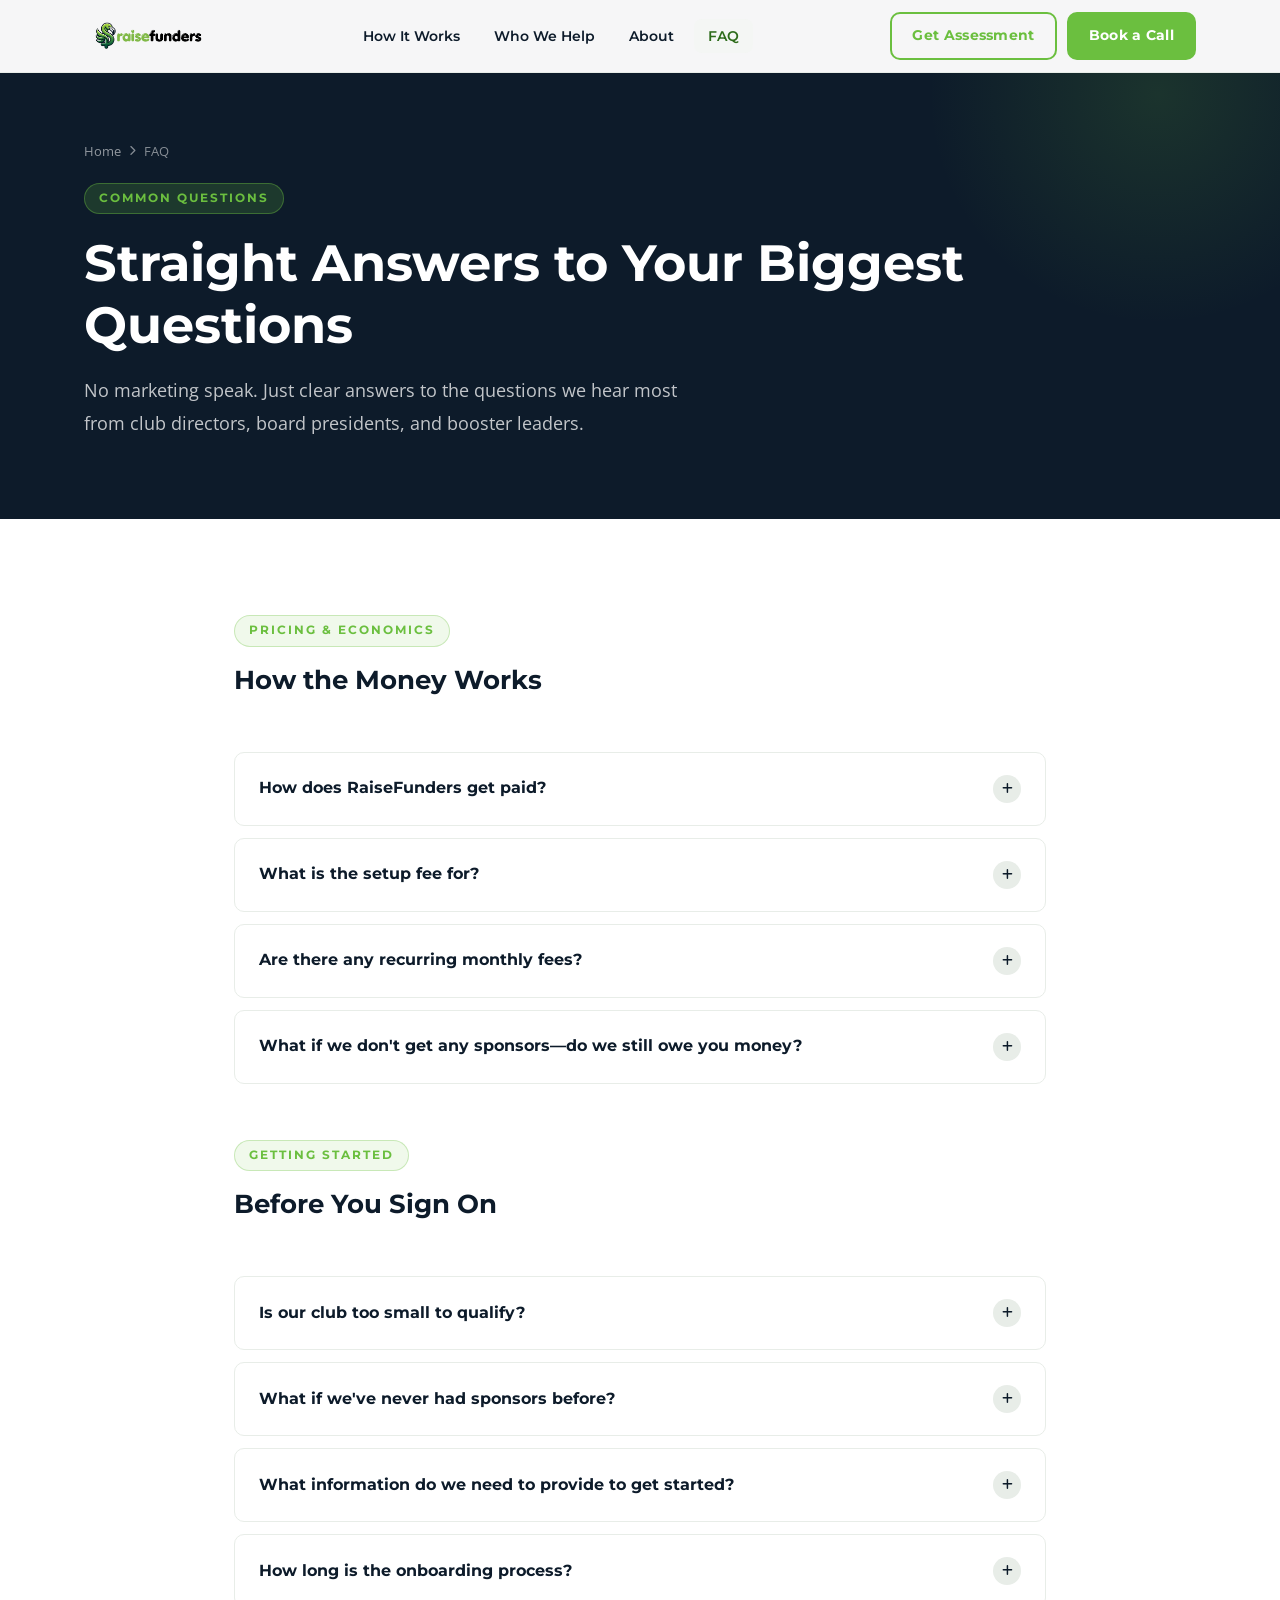
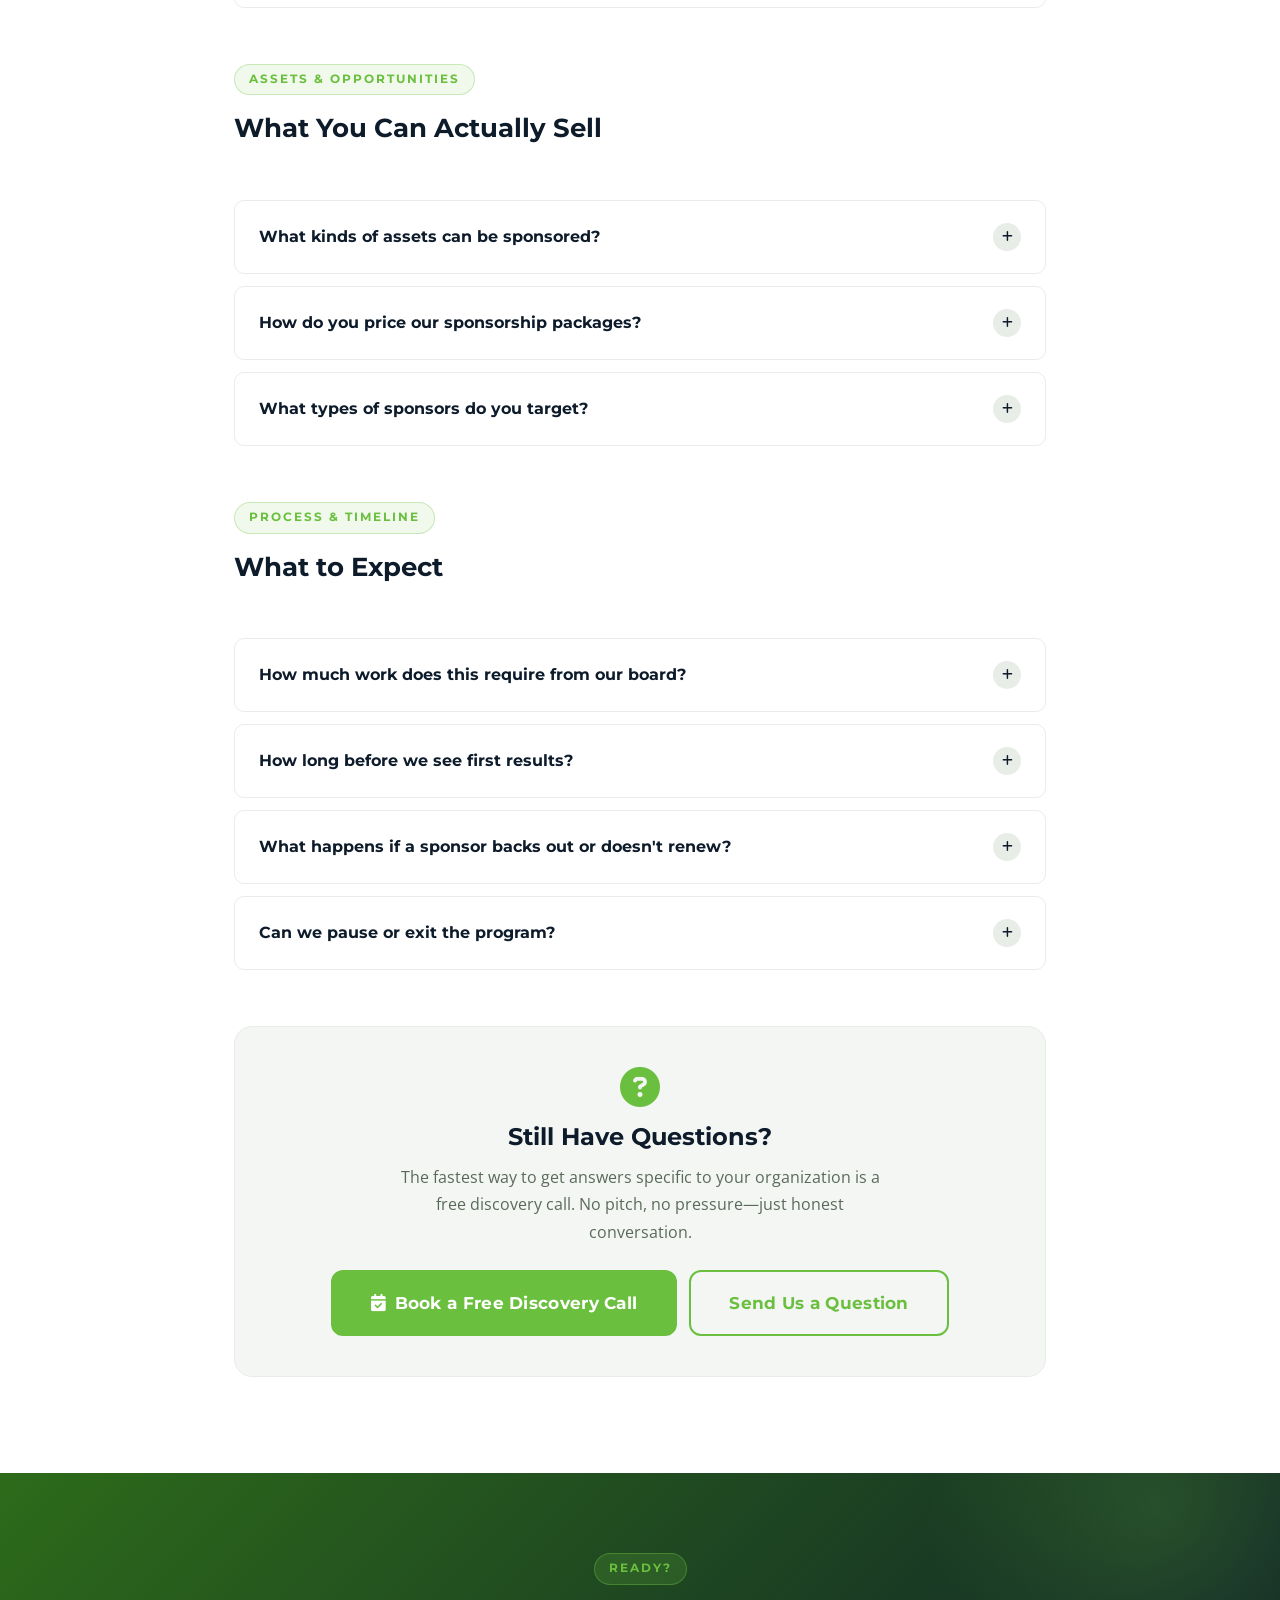
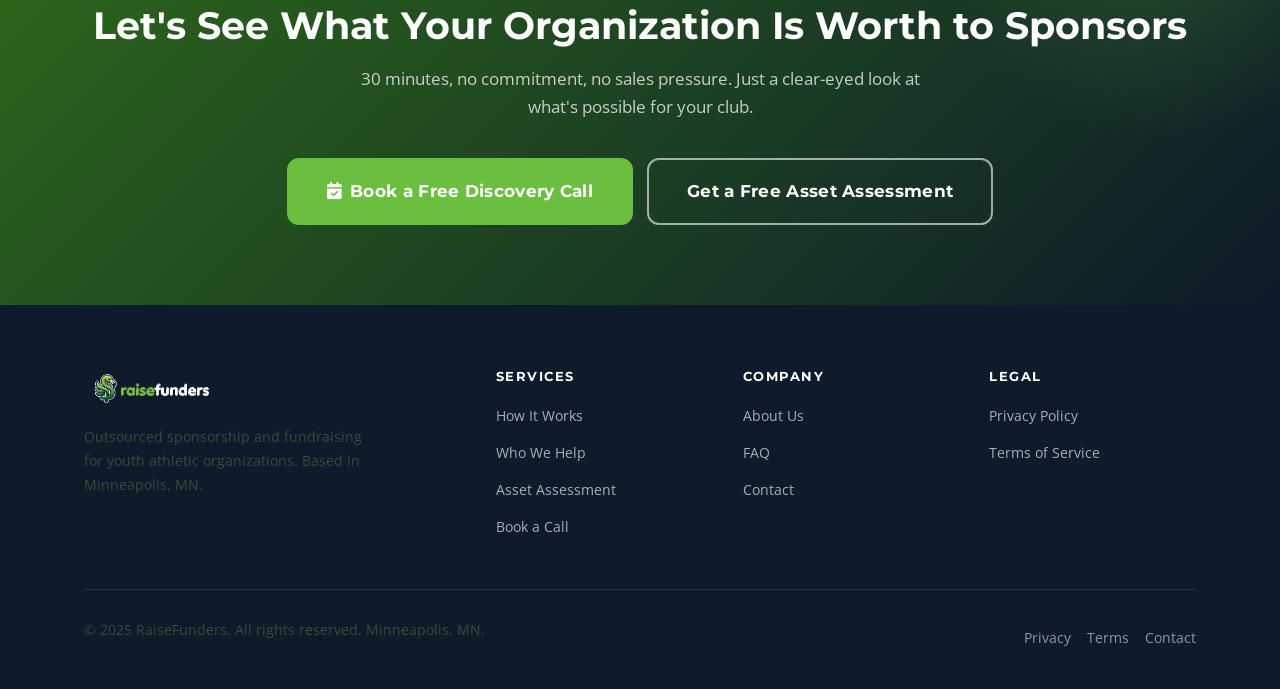
<file: faq.html>
<!DOCTYPE html>
<html lang="en">
<head>
  <!-- Google tag (gtag.js) -->
<script async src="https://www.googletagmanager.com/gtag/js?id=G-B8F27FTXQR"></script>
<script>
  window.dataLayer = window.dataLayer || [];
  function gtag(){dataLayer.push(arguments);}
  gtag('js', new Date());
  gtag('config', 'G-B8F27FTXQR');
</script>
  <meta charset="UTF-8" />
  <meta name="viewport" content="width=device-width, initial-scale=1.0" />
  <title>FAQ — RaiseFunders Sponsorship Questions Answered</title>
  <meta name="description" content="Honest answers about pricing, timelines, club size requirements, qualifying assets & how our performance-based model works. No fluff." />
  <!-- Favicon -->
  <link rel="icon" type="image/png" href="favicon.png" />
  <link rel="apple-touch-icon" href="favicon.png" />
  
  <link rel="preconnect" href="https://fonts.googleapis.com" />
  <link rel="preconnect" href="https://fonts.gstatic.com" crossorigin />
  <link href="https://fonts.googleapis.com/css2?family=Montserrat:wght@600;700;800;900&family=Open+Sans:wght@400;500;600&display=swap" rel="stylesheet" />
  <link rel="stylesheet" href="https://cdn.jsdelivr.net/npm/@fortawesome/fontawesome-free@6.5.0/css/all.min.css" />
  <link rel="stylesheet" href="css/style.css" />
</head>
<body>

  <!-- NAV -->
  <nav class="site-nav" role="navigation" aria-label="Main navigation">
    <div class="container">
      <div class="nav-inner">
        <a href="index.html" class="nav-logo" aria-label="RaiseFunders Home">
          <img src="images/logo-wordmark-light.png"
               alt="RaiseFunders"
               alt=\"RaiseFunders — Youth Sports Sponsorship Partners\"\n 
               height="50"
          />
        </a>
        <ul class="nav-links" role="list">
          <li><a href="how-it-works.html">How It Works</a></li>
          <li><a href="who-we-help.html">Who We Help</a></li>
          <li><a href="about.html">About</a></li>
          <li><a href="faq.html">FAQ</a></li>
        </ul>
        <div class="nav-cta">
          <a href="contact.html" class="btn btn-secondary btn-sm">Get Assessment</a>
          <a href="book-a-call.html" class="btn btn-primary btn-sm">Book a Call</a>
        </div>
        <button class="nav-toggle" aria-label="Toggle mobile menu"><span></span><span></span><span></span></button>
      </div>
    </div>
  </nav>
  <div class="nav-mobile">
    <a href="index.html">Home</a>
    <a href="how-it-works.html">How It Works</a>
    <a href="who-we-help.html">Who We Help</a>
    <a href="about.html">About</a>
    <a href="faq.html">FAQ</a>
    <a href="contact.html">Contact</a>
    <a href="book-a-call.html" class="btn btn-primary">Book a Free Call</a>
  </div>

  <main id="main-content">

    <!-- PAGE HERO -->
    <section class="page-hero" aria-labelledby="page-title">
      <div class="container">
        <div class="breadcrumb">
          <a href="index.html">Home</a>
          <i class="fa-solid fa-chevron-right"></i>
          <span>FAQ</span>
        </div>
        <span class="section-label section-label--dark">Common Questions</span>
        <h1 id="page-title">Straight Answers to Your Biggest Questions</h1>
        <p class="lead">No marketing speak. Just clear answers to the questions we hear most from club directors, board presidents, and booster leaders.</p>
      </div>
    </section>

    <!-- FAQ CATEGORIES -->
    <section class="section">
      <div class="container" style="max-width:860px;">

        <!-- PRICING -->
        <div style="margin-bottom:56px;">
          <div class="section-intro">
            <span class="section-label">Pricing & Economics</span>
            <h2 style="font-size:1.6rem;">How the Money Works</h2>
          </div>
          <div class="faq-list">
            <div class="faq-item">
              <div class="faq-question">How does RaiseFunders get paid?<span class="faq-icon"><i class="fa-solid fa-plus"></i></span></div>
              <div class="faq-answer"><div class="faq-answer-inner">
                Our model is a modest onboarding/setup fee combined with performance-based compensation tied directly to the sponsorship revenue we generate for your organization. This means our incentives are fully aligned with yours—we only do well when you do well. We'll walk through the specific numbers on your discovery call so there are no surprises.
              </div></div>
            </div>
            <div class="faq-item">
              <div class="faq-question">What is the setup fee for?<span class="faq-icon"><i class="fa-solid fa-plus"></i></span></div>
              <div class="faq-answer"><div class="faq-answer-inner">
                The setup fee covers the asset audit, sponsorship package development, outreach material creation, and the first wave of sponsor targeting. It reflects the real work that happens before any sponsor says yes. It is intentionally modest because we want the bulk of our compensation tied to results—not to an upfront payment you'd have to take on faith.
              </div></div>
            </div>
            <div class="faq-item">
              <div class="faq-question">Are there any recurring monthly fees?<span class="faq-icon"><i class="fa-solid fa-plus"></i></span></div>
              <div class="faq-answer"><div class="faq-answer-inner">
                Our structure is designed to avoid recurring fees that don't connect to value delivered. Beyond the initial setup, our ongoing compensation is performance-linked. We'll be transparent about the exact fee structure during your discovery call—ask us anything.
              </div></div>
            </div>
            <div class="faq-item">
              <div class="faq-question">What if we don't get any sponsors—do we still owe you money?<span class="faq-icon"><i class="fa-solid fa-plus"></i></span></div>
              <div class="faq-answer"><div class="faq-answer-inner">
                The setup fee covers the audit and packaging work, which has value regardless of outcomes. Beyond that, our performance component only applies when revenue is generated. We'll always be clear about what is and isn't contingent on results so you can make an informed decision.
              </div></div>
            </div>
          </div>
        </div>

        <!-- GETTING STARTED -->
        <div style="margin-bottom:56px;">
          <div class="section-intro">
            <span class="section-label">Getting Started</span>
            <h2 style="font-size:1.6rem;">Before You Sign On</h2>
          </div>
          <div class="faq-list">
            <div class="faq-item">
              <div class="faq-question">Is our club too small to qualify?<span class="faq-icon"><i class="fa-solid fa-plus"></i></span></div>
              <div class="faq-answer"><div class="faq-answer-inner">
                Size matters less than you'd think. A club with 80 deeply engaged, loyal families can be more attractive to a local sponsor than a loosely affiliated club of 400. What we look for is community presence, some level of digital touchpoints (email list, social media), and recurring events or activities. We evaluate each organization individually—schedule a free call and we'll give you an honest read.
              </div></div>
            </div>
            <div class="faq-item">
              <div class="faq-question">What if we've never had sponsors before?<span class="faq-icon"><i class="fa-solid fa-plus"></i></span></div>
              <div class="faq-answer"><div class="faq-answer-inner">
                Starting from zero is actually common and works fine. There's no legacy baggage to manage, no underpriced sponsors to navigate, and no unrealistic expectations set by previous programs. We build your sponsorship program from the ground up with a structure that's designed to generate early wins and build from there.
              </div></div>
            </div>
            <div class="faq-item">
              <div class="faq-question">What information do we need to provide to get started?<span class="faq-icon"><i class="fa-solid fa-plus"></i></span></div>
              <div class="faq-answer"><div class="faq-answer-inner">
                To start the process, we need access to basic information: your approximate email list size, your social media accounts and follower counts, your event calendar for the upcoming season, and a brief overview of your facilities and any existing sponsor relationships. Most of this comes up naturally in the onboarding interview. You don't need to prepare a formal document ahead of the discovery call.
              </div></div>
            </div>
            <div class="faq-item">
              <div class="faq-question">How long is the onboarding process?<span class="faq-icon"><i class="fa-solid fa-plus"></i></span></div>
              <div class="faq-answer"><div class="faq-answer-inner">
                From signed agreement to active outreach, the onboarding process typically takes 3–4 weeks. This includes a 60–90 minute onboarding interview, the asset audit, package development, your board's review and approval, and the first outreach cycle. We keep it moving efficiently so you're not waiting for momentum.
              </div></div>
            </div>
          </div>
        </div>

        <!-- ASSETS -->
        <div style="margin-bottom:56px;">
          <div class="section-intro">
            <span class="section-label">Assets & Opportunities</span>
            <h2 style="font-size:1.6rem;">What You Can Actually Sell</h2>
          </div>
          <div class="faq-list">
            <div class="faq-item">
              <div class="faq-question">What kinds of assets can be sponsored?<span class="faq-icon"><i class="fa-solid fa-plus"></i></span></div>
              <div class="faq-answer"><div class="faq-answer-inner">
                The most common sponsorable assets include: your email newsletter (recurring inclusion, dedicated sends), website banner or logo placements, event title or presenting sponsorships, facility signage, uniform logo placement, social media mentions and posts, and program recognition at games or banquets. Beyond the obvious, we also look for hidden value—like a parents' app, a YouTube or livestream presence, or a high-traffic registration portal. You may be surprised what has real appeal.
              </div></div>
            </div>
            <div class="faq-item">
              <div class="faq-question">How do you price our sponsorship packages?<span class="faq-icon"><i class="fa-solid fa-plus"></i></span></div>
              <div class="faq-answer"><div class="faq-answer-inner">
                Pricing is based on your actual reach and engagement metrics—not on what you wish you could charge. We look at email open rates, event attendance, social follower counts, and the value of the local audience you deliver to sponsors. We then compare against local market norms for similar audiences. The goal is to price packages that are competitive in your market and that sponsors will say yes to quickly, not packages that look impressive but stall deals.
              </div></div>
            </div>
            <div class="faq-item">
              <div class="faq-question">What types of sponsors do you target?<span class="faq-icon"><i class="fa-solid fa-plus"></i></span></div>
              <div class="faq-answer"><div class="faq-answer-inner">
                We focus primarily on local and regional businesses who benefit from community visibility and family-demographic reach. This includes healthcare providers, orthodontists, sports medicine clinics, financial advisors, restaurants, home services businesses, insurance agencies, real estate agents, and retail establishments. These businesses understand community marketing and are generally the best fit for youth sports sponsorships.
              </div></div>
            </div>
          </div>
        </div>

        <!-- PROCESS & TIMELINE -->
        <div style="margin-bottom:56px;">
          <div class="section-intro">
            <span class="section-label">Process & Timeline</span>
            <h2 style="font-size:1.6rem;">What to Expect</h2>
          </div>
          <div class="faq-list">
            <div class="faq-item">
              <div class="faq-question">How much work does this require from our board?<span class="faq-icon"><i class="fa-solid fa-plus"></i></span></div>
              <div class="faq-answer"><div class="faq-answer-inner">
                Very little. That's the core promise. Your board's involvement is primarily: (1) participating in the onboarding interview, (2) reviewing and approving the sponsorship packages before we go to market, (3) signing final sponsor agreements, and (4) executing any deliverables that require your org's own voice—like publishing a sponsor's content to your social channels. Beyond that, we handle everything. Most board contacts spend fewer than 2 hours per month actively engaged with the program after launch.
              </div></div>
            </div>
            <div class="faq-item">
              <div class="faq-question">How long before we see first results?<span class="faq-icon"><i class="fa-solid fa-plus"></i></span></div>
              <div class="faq-answer"><div class="faq-answer-inner">
                Most organizations see their first signed sponsor agreements within 60–90 days of completing the packaging phase. The timeline depends on your asset base, the local sponsor market, the time of year relative to your season, and how quickly your board approves packages. We'll give you an honest projection during your discovery call—we don't inflate expectations to win business.
              </div></div>
            </div>
            <div class="faq-item">
              <div class="faq-question">What happens if a sponsor backs out or doesn't renew?<span class="faq-icon"><i class="fa-solid fa-plus"></i></span></div>
              <div class="faq-answer"><div class="faq-answer-inner">
                Sponsor churn is a normal part of any sponsorship program. When it happens, we analyze what drove the decision, adjust the approach if needed, and re-enter the pipeline with a new qualified prospect. Part of our ongoing value is replacing lost sponsors faster than a volunteer-run operation could—because we have an active pipeline running continuously, not just at the start of each season.
              </div></div>
            </div>
            <div class="faq-item">
              <div class="faq-question">Can we pause or exit the program?<span class="faq-icon"><i class="fa-solid fa-plus"></i></span></div>
              <div class="faq-answer"><div class="faq-answer-inner">
                We'll discuss contract terms and flexibility during the discovery call. We design our agreements to be fair to both sides—we need enough runway to demonstrate results, and you need protections in case circumstances change significantly. We've never had a client want to exit because the program was working.
              </div></div>
            </div>
          </div>
        </div>

        <!-- STILL HAVE QUESTIONS -->
        <div style="background:var(--gray-light);border:1px solid var(--gray-mid);border-radius:var(--radius-lg);padding:40px;text-align:center;">
          <i class="fa-solid fa-circle-question" style="font-size:2.5rem;color:var(--green-light);margin-bottom:16px;display:block;"></i>
          <h3 style="color:var(--navy);margin-bottom:12px;">Still Have Questions?</h3>
          <p style="color:#5a6a5a;max-width:480px;margin:0 auto 24px;">The fastest way to get answers specific to your organization is a free discovery call. No pitch, no pressure—just honest conversation.</p>
          <div style="display:flex;gap:12px;justify-content:center;flex-wrap:wrap;">
            <a href="book-a-call.html" class="btn btn-primary btn-lg"><i class="fa-solid fa-calendar-check"></i> Book a Free Discovery Call</a>
            <a href="contact.html" class="btn btn-secondary btn-lg">Send Us a Question</a>
          </div>
        </div>

      </div>
    </section>

    <!-- CTA -->
    <section class="cta-band">
      <div class="container text-center" style="position:relative;z-index:1;">
        <span class="section-label section-label--dark">Ready?</span>
        <h2>Let's See What Your Organization Is Worth to Sponsors</h2>
        <p>30 minutes, no commitment, no sales pressure. Just a clear-eyed look at what's possible for your club.</p>
        <div class="btn-group">
          <a href="book-a-call.html" class="btn btn-primary btn-lg"><i class="fa-solid fa-calendar-check"></i> Book a Free Discovery Call</a>
          <a href="contact.html" class="btn btn-outline-white btn-lg">Get a Free Asset Assessment</a>
        </div>
      </div>
    </section>

  </main>

  <!-- FOOTER -->
  <footer class="site-footer" role="contentinfo">
    <div class="container">
      <div class="footer-grid">
        <div class="footer-brand">
          <img src="images/logo-wordmark-dark.png"
               alt="RaiseFunders"
               alt=\"RaiseFunders — Youth Sports Sponsorship Partners\"\n 
               height="50"
               style="margin-bottom:4px;"
          />
          <p>Outsourced sponsorship and fundraising for youth athletic organizations. Based in Minneapolis, MN.</p>
        </div>
        <div class="footer-col">
          <h4>Services</h4>
          <ul>
            <li><a href="how-it-works.html">How It Works</a></li>
            <li><a href="who-we-help.html">Who We Help</a></li>
            <li><a href="contact.html">Asset Assessment</a></li>
            <li><a href="book-a-call.html">Book a Call</a></li>
          </ul>
        </div>
        <div class="footer-col">
          <h4>Company</h4>
          <ul>
            <li><a href="about.html">About Us</a></li>
            <li><a href="faq.html">FAQ</a></li>
            <li><a href="contact.html">Contact</a></li>
          </ul>
        </div>
        <div class="footer-col">
          <h4>Legal</h4>
          <ul>
            <li><a href="privacy.html">Privacy Policy</a></li>
            <li><a href="terms.html">Terms of Service</a></li>
          </ul>
        </div>
      </div>
      <div class="footer-bottom">
        <p>&copy; 2025 RaiseFunders. All rights reserved. Minneapolis, MN.</p>
        <div style="display:flex;gap:16px;">
          <a href="privacy.html">Privacy</a>
          <a href="terms.html">Terms</a>
          <a href="contact.html">Contact</a>
        </div>
      </div>
    </div>
  </footer>

  <script src="js/main.js"></script>
</body>
</html>
</file>
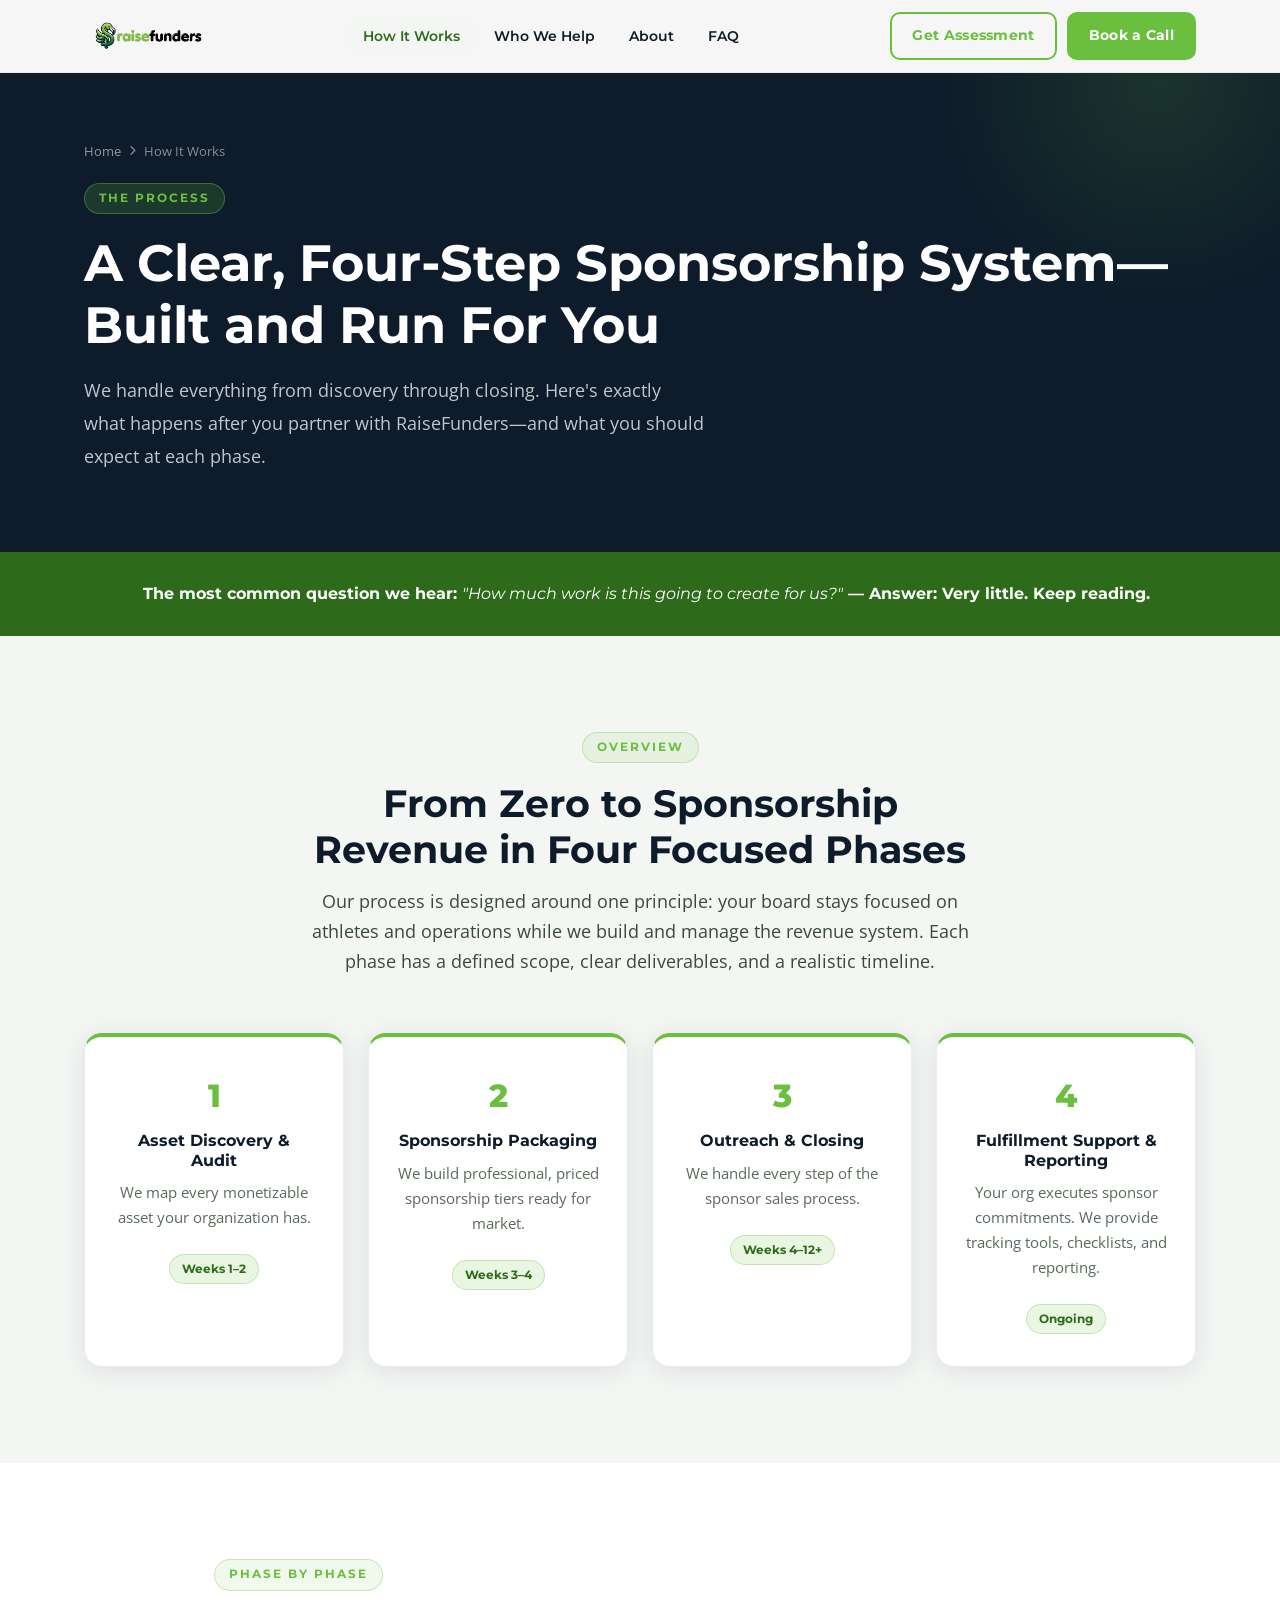
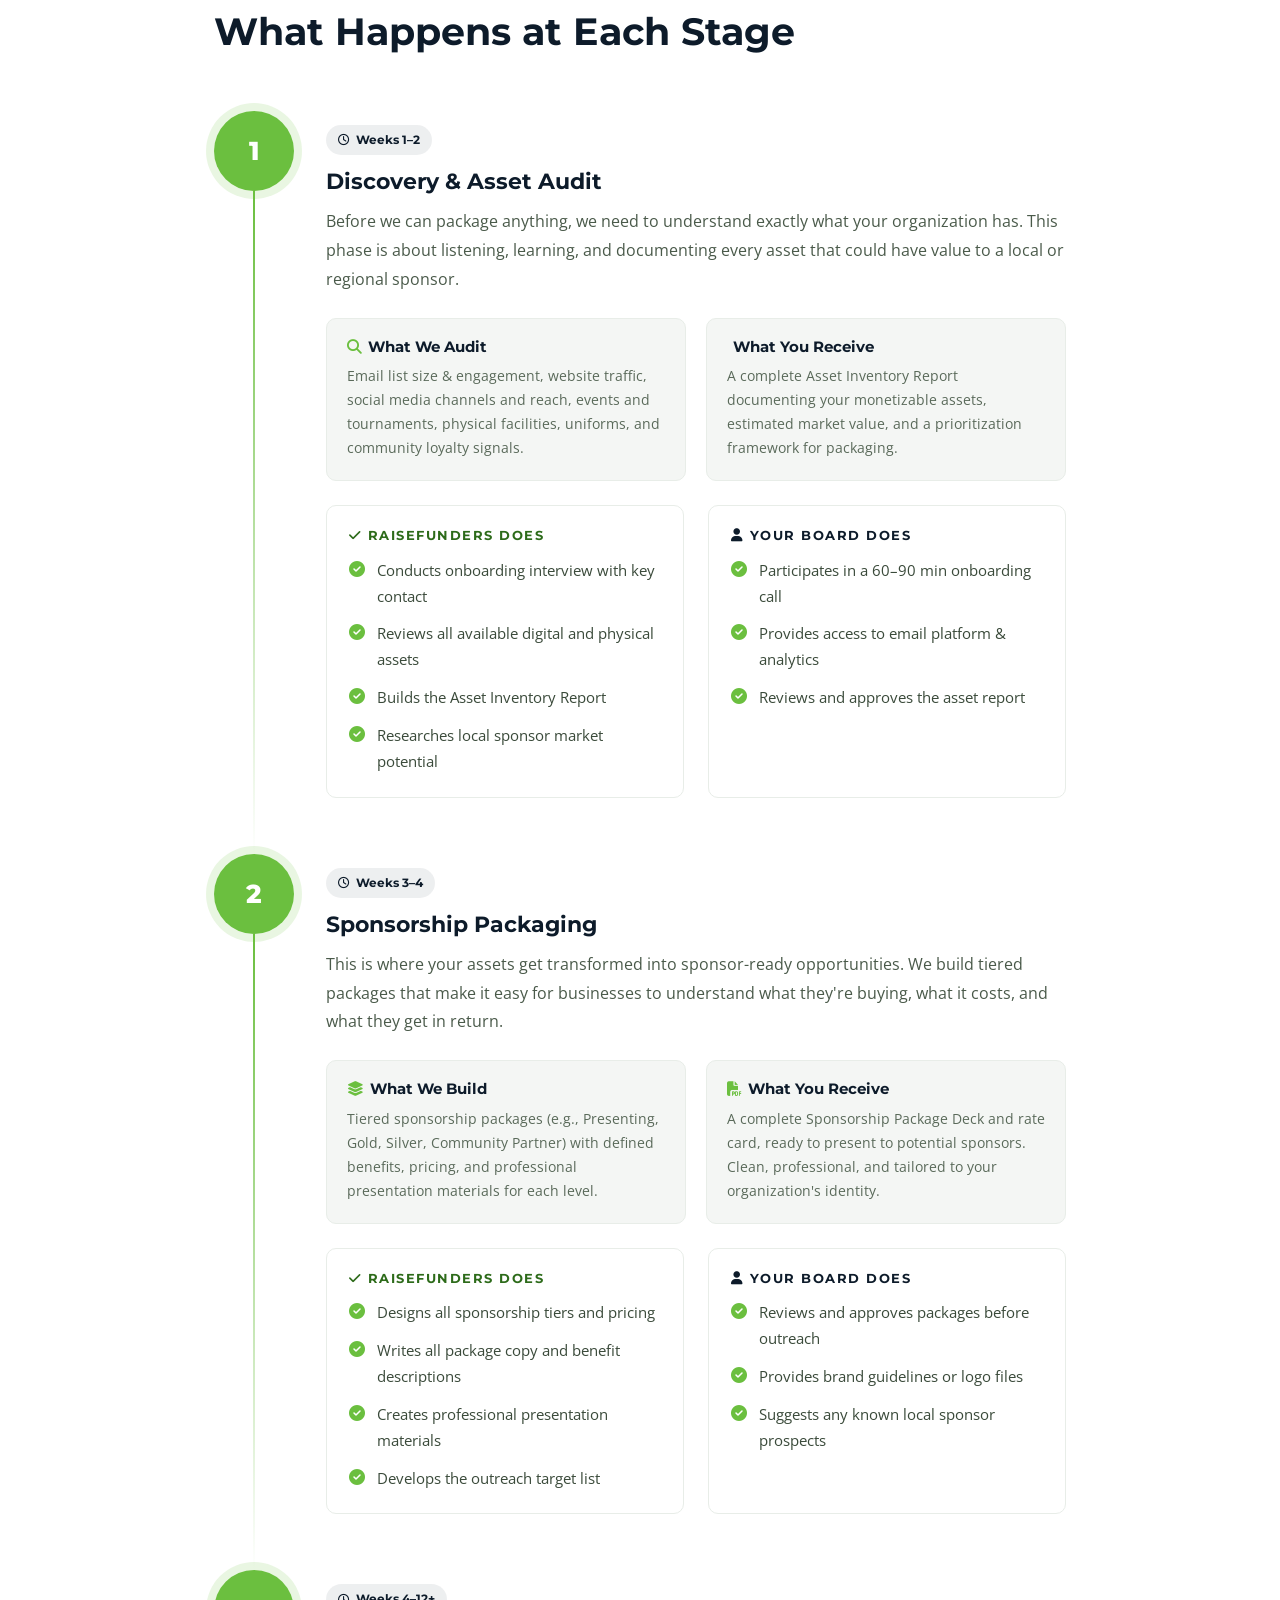
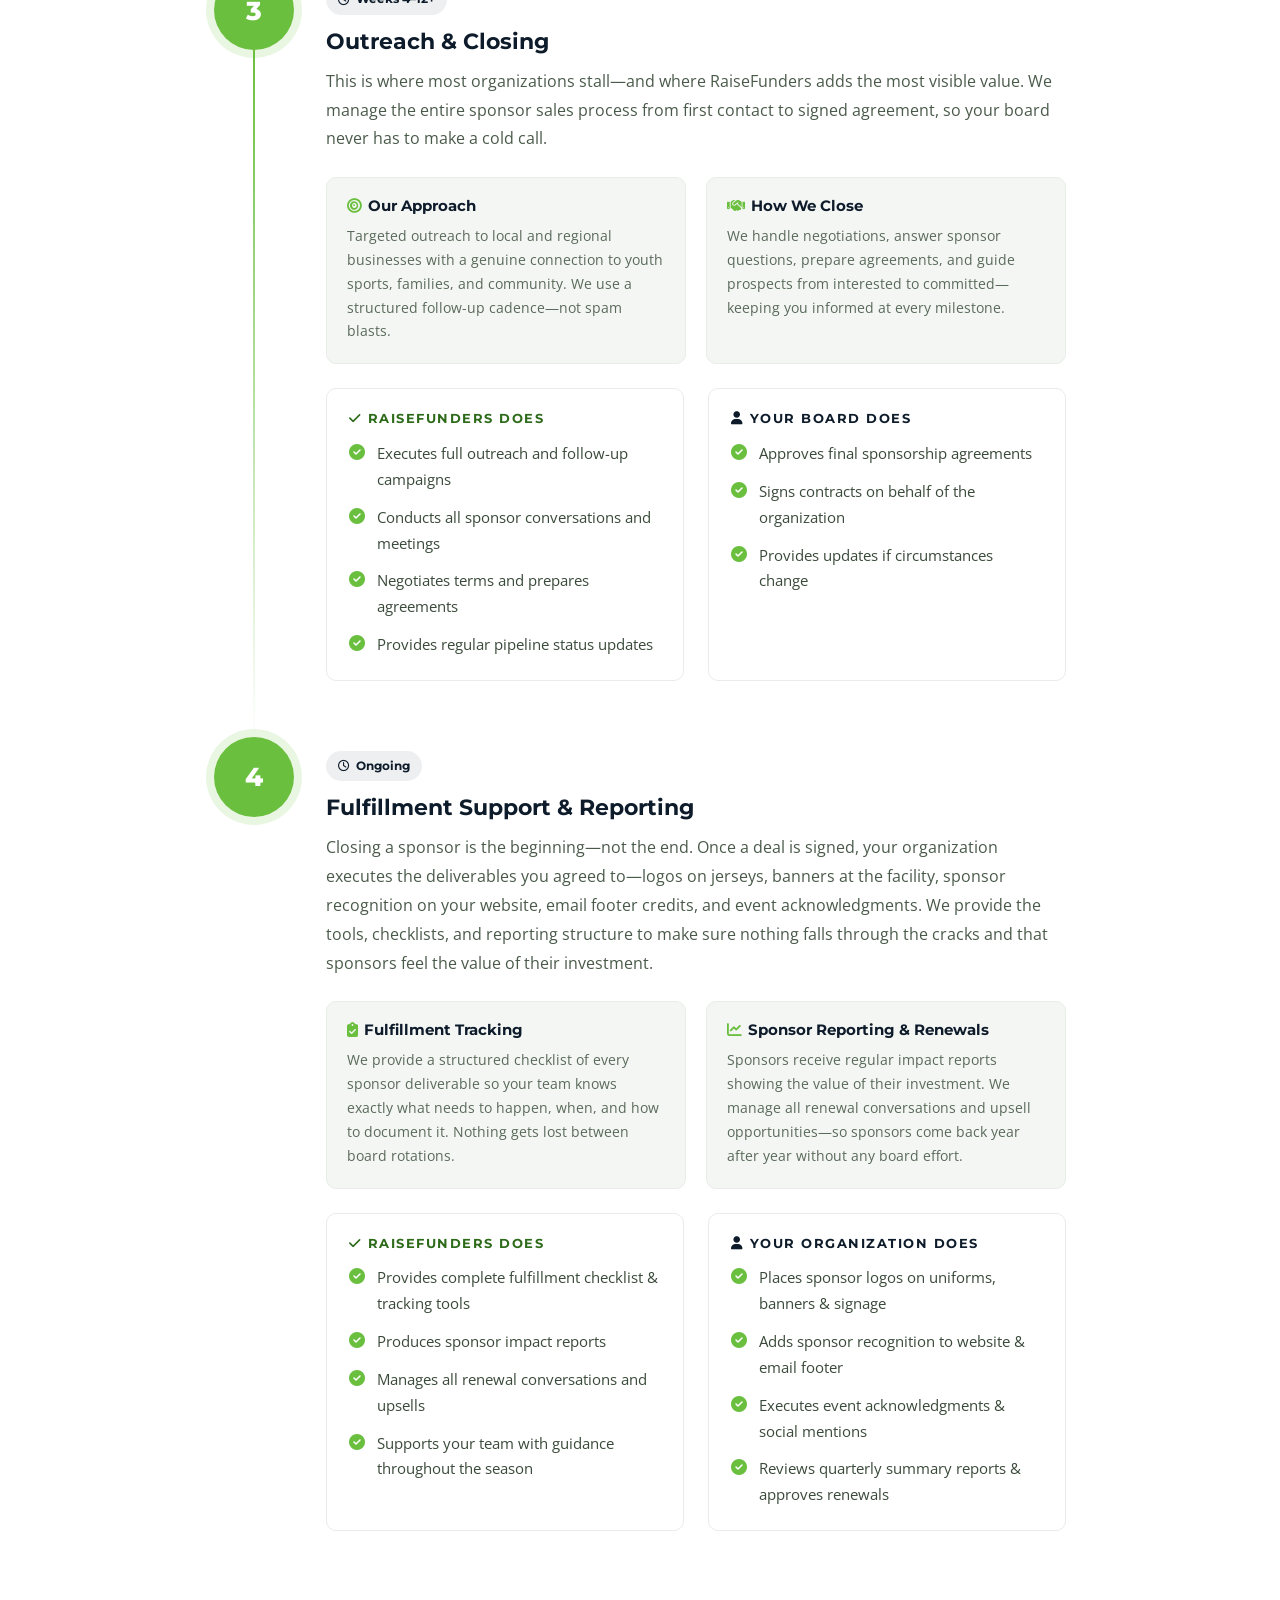
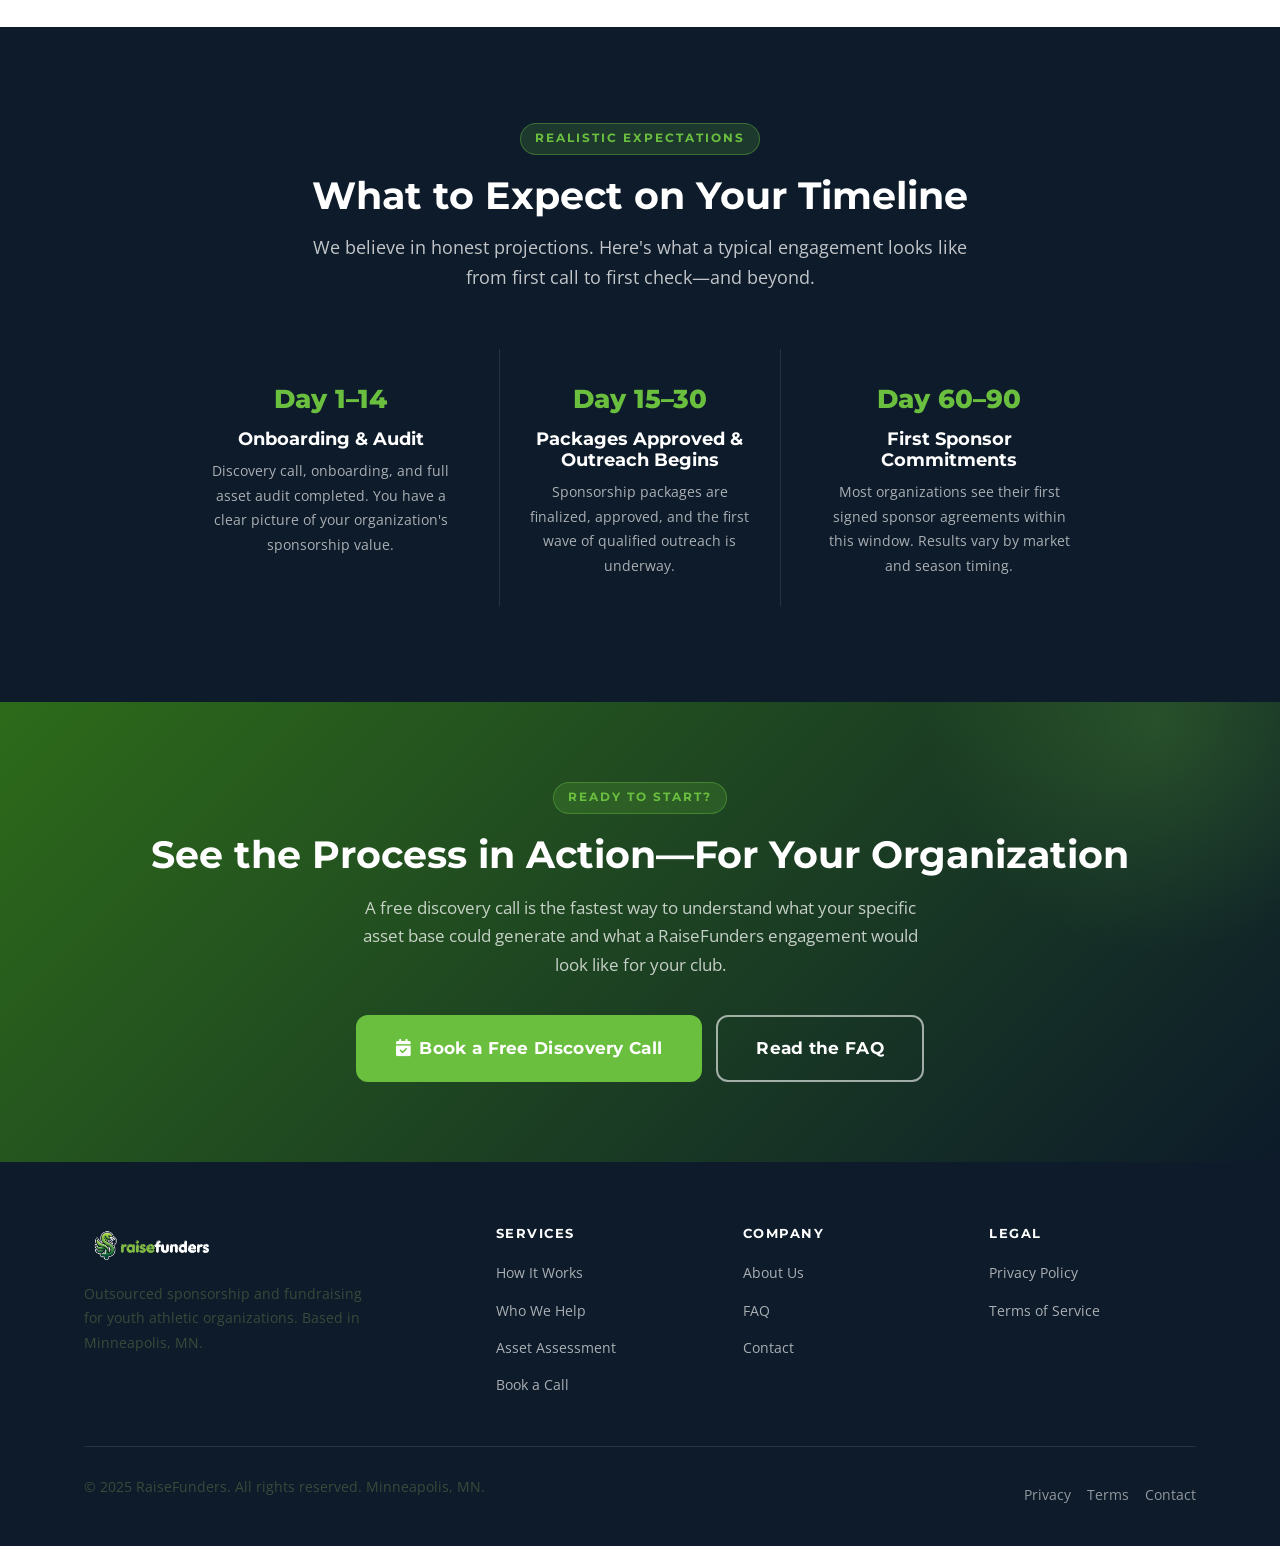
<file: how-it-works.html>
<!DOCTYPE html>
<html lang="en">
<head>
  <!-- Google tag (gtag.js) -->
<script async src="https://www.googletagmanager.com/gtag/js?id=G-B8F27FTXQR"></script>
<script>
  window.dataLayer = window.dataLayer || [];
  function gtag(){dataLayer.push(arguments);}
  gtag('js', new Date());
  gtag('config', 'G-B8F27FTXQR');
</script>
  <meta charset="UTF-8" />
  <meta name="viewport" content="width=device-width, initial-scale=1.0" />
  <title>How It Works — RaiseFunders Sponsorship Process</title>
  <meta name="description" content="Our 4-step process: audit your assets, build sponsor packages, handle outreach & closing, then support fulfillment. We do the work — you keep the revenue." />
  <!-- Favicon -->
  <link rel="icon" type="image/png" href="favicon.png" />
  <link rel="apple-touch-icon" href="favicon.png" />
  <title>How It Works — RaiseFunders Sponsorship Process</title>
  <meta name="description" content="Our 4-step process: audit your assets, build sponsor packages, handle outreach & closing, then support fulfillment. We do the work — you keep the revenue." />
  <link rel="preconnect" href="https://fonts.googleapis.com" />
  <link rel="preconnect" href="https://fonts.gstatic.com" crossorigin />
  <link href="https://fonts.googleapis.com/css2?family=Montserrat:wght@600;700;800;900&family=Open+Sans:wght@400;500;600&display=swap" rel="stylesheet" />
  <link rel="stylesheet" href="https://cdn.jsdelivr.net/npm/@fortawesome/fontawesome-free@6.5.0/css/all.min.css" />
  <link rel="stylesheet" href="css/style.css" />
  <style>
    .phase-block {
      display: grid;
      grid-template-columns: 80px 1fr;
      gap: 0 32px;
      position: relative;
      padding-bottom: 56px;
    }
    .phase-block:last-child { padding-bottom: 0; }
    .phase-block::after {
      content: '';
      position: absolute;
      top: 80px; left: 39px;
      width: 2px;
      bottom: 0;
      background: linear-gradient(180deg, var(--green-light), transparent);
    }
    .phase-block:last-child::after { display: none; }
    .phase-num-col { display: flex; flex-direction: column; align-items: center; z-index: 1; }
    .phase-circle {
      width: 80px; height: 80px;
      border-radius: 50%;
      background: var(--green-light);
      color: var(--white);
      font-family: 'Montserrat', sans-serif;
      font-weight: 800;
      font-size: 1.6rem;
      display: flex; align-items: center; justify-content: center;
      flex-shrink: 0;
      box-shadow: 0 0 0 8px rgba(107,191,63,.15);
    }
    .phase-content { padding-top: 14px; }
    .phase-content h3 { color: var(--navy); font-size: 1.35rem; margin-bottom: 12px; }
    .phase-content .lead { font-size: 1rem; color: #4a5a4a; margin-bottom: 24px; }
    .phase-detail-grid {
      display: grid;
      grid-template-columns: 1fr 1fr;
      gap: 20px;
      margin-bottom: 24px;
    }
    .phase-detail {
      background: var(--gray-light);
      border: 1px solid var(--gray-mid);
      border-radius: var(--radius);
      padding: 20px;
    }
    .phase-detail h4 { font-size: .92rem; color: var(--navy); margin-bottom: 8px; }
    .phase-detail p  { font-size: .88rem; color: #5a6a5a; margin: 0; }
    .phase-tag {
      display: inline-flex;
      align-items: center;
      gap: 6px;
      font-family: 'Montserrat', sans-serif;
      font-weight: 700;
      font-size: .75rem;
      padding: 5px 12px;
      border-radius: 50px;
      margin-bottom: 14px;
    }
    .phase-tag--timeline { background: rgba(13,27,42,.07); color: var(--navy); }
    .responsibility-row {
      display: grid;
      grid-template-columns: 1fr 1fr;
      gap: 24px;
      margin-top: 16px;
    }
    .resp-col {
      background: var(--white);
      border: 1px solid var(--gray-mid);
      border-radius: var(--radius);
      padding: 22px;
    }
    .resp-col h4 {
      font-size: .82rem;
      letter-spacing: 1.5px;
      text-transform: uppercase;
      margin-bottom: 14px;
    }
    .resp-col--rf h4 { color: var(--green-dark); }
    .resp-col--you h4 { color: var(--navy); }
    @media (max-width: 640px) {
      .phase-block { grid-template-columns: 1fr; }
      .phase-num-col { flex-direction: row; gap: 16px; margin-bottom: 16px; }
      .phase-block::after { display: none; }
      .phase-detail-grid { grid-template-columns: 1fr; }
      .responsibility-row { grid-template-columns: 1fr; }
    }
  </style>
</head>
<body>

  <!-- NAV -->
  <nav class="site-nav" role="navigation" aria-label="Main navigation">
    <div class="container">
      <div class="nav-inner">
        <a href="index.html" class="nav-logo" aria-label="RaiseFunders Home">
          <img src="images/logo-wordmark-light.png"
               alt="RaiseFunders"
               alt=\"RaiseFunders — Youth Sports Sponsorship Partners\"\n 
               height="50"
          />
        </a>
        <ul class="nav-links" role="list">
          <li><a href="how-it-works.html">How It Works</a></li>
          <li><a href="who-we-help.html">Who We Help</a></li>
          <li><a href="about.html">About</a></li>
          <li><a href="faq.html">FAQ</a></li>
        </ul>
        <div class="nav-cta">
          <a href="contact.html" class="btn btn-secondary btn-sm">Get Assessment</a>
          <a href="book-a-call.html" class="btn btn-primary btn-sm">Book a Call</a>
        </div>
        <button class="nav-toggle" aria-label="Toggle mobile menu"><span></span><span></span><span></span></button>
      </div>
    </div>
  </nav>
  <div class="nav-mobile">
    <a href="index.html">Home</a>
    <a href="how-it-works.html">How It Works</a>
    <a href="who-we-help.html">Who We Help</a>
    <a href="about.html">About</a>
    <a href="faq.html">FAQ</a>
    <a href="contact.html">Contact</a>
    <a href="book-a-call.html" class="btn btn-primary">Book a Free Call</a>
  </div>

  <main id="main-content">

    <!-- PAGE HERO -->
    <section class="page-hero" aria-labelledby="page-title">
      <div class="container">
        <div class="breadcrumb">
          <a href="index.html">Home</a>
          <i class="fa-solid fa-chevron-right"></i>
          <span>How It Works</span>
        </div>
        <span class="section-label section-label--dark">The Process</span>
        <h1 id="page-title">A Clear, Four-Step Sponsorship System—Built and Run For You</h1>
        <p class="lead">We handle everything from discovery through closing. Here's exactly what happens after you partner with RaiseFunders—and what you should expect at each phase.</p>
      </div>
    </section>

    <!-- SILENT OBJECTION BANNER -->
    <section style="background:var(--green-dark);padding:28px 0;">
      <div class="container text-center">
        <p style="color:var(--white);font-family:'Montserrat',sans-serif;font-weight:700;font-size:1rem;margin:0;">
          <i class="fa-solid fa-shield-check" style="color:var(--green-light);margin-right:8px;"></i>
          The most common question we hear: <em style="font-weight:400;">"How much work is this going to create for us?"</em>
          — Answer: Very little. Keep reading.
        </p>
      </div>
    </section>

    <!-- OVERVIEW -->
    <section class="section section--gray">
      <div class="container">
        <div class="section-intro centered">
          <span class="section-label">Overview</span>
          <h2>From Zero to Sponsorship Revenue in Four Focused Phases</h2>
          <p>Our process is designed around one principle: your board stays focused on athletes and operations while we build and manage the revenue system. Each phase has a defined scope, clear deliverables, and a realistic timeline.</p>
        </div>
        <div class="grid-4" style="grid-template-columns:repeat(4,1fr);">
          <div class="card text-center" style="border-top: 4px solid var(--green-light);">
            <div style="font-family:'Montserrat',sans-serif;font-weight:800;font-size:2rem;color:var(--green-light);margin-bottom:8px;">1</div>
            <h3 style="font-size:1rem;">Asset Discovery & Audit</h3>
            <p>We map every monetizable asset your organization has.</p>
            <span class="badge badge-green" style="margin-top:8px;">Weeks 1–2</span>
          </div>
          <div class="card text-center" style="border-top: 4px solid var(--green-light);">
            <div style="font-family:'Montserrat',sans-serif;font-weight:800;font-size:2rem;color:var(--green-light);margin-bottom:8px;">2</div>
            <h3 style="font-size:1rem;">Sponsorship Packaging</h3>
            <p>We build professional, priced sponsorship tiers ready for market.</p>
            <span class="badge badge-green" style="margin-top:8px;">Weeks 3–4</span>
          </div>
          <div class="card text-center" style="border-top: 4px solid var(--green-light);">
            <div style="font-family:'Montserrat',sans-serif;font-weight:800;font-size:2rem;color:var(--green-light);margin-bottom:8px;">3</div>
            <h3 style="font-size:1rem;">Outreach & Closing</h3>
            <p>We handle every step of the sponsor sales process.</p>
            <span class="badge badge-green" style="margin-top:8px;">Weeks 4–12+</span>
          </div>
          <div class="card text-center" style="border-top: 4px solid var(--green-light);">
            <div style="font-family:'Montserrat',sans-serif;font-weight:800;font-size:2rem;color:var(--green-light);margin-bottom:8px;">4</div>
            <h3 style="font-size:1rem;">Fulfillment Support & Reporting</h3>
            <p>Your org executes sponsor commitments. We provide tracking tools, checklists, and reporting.</p>
            <span class="badge badge-green" style="margin-top:8px;">Ongoing</span>
          </div>
        </div>
      </div>
    </section>

    <!-- DETAILED PHASES -->
    <section class="section">
      <div class="container" style="max-width:900px;">
        <div class="section-intro">
          <span class="section-label">Phase by Phase</span>
          <h2>What Happens at Each Stage</h2>
        </div>

        <!-- Phase 1 -->
        <div class="phase-block">
          <div class="phase-num-col">
            <div class="phase-circle">1</div>
          </div>
          <div class="phase-content">
            <span class="phase-tag phase-tag--timeline"><i class="fa-regular fa-clock"></i> Weeks 1–2</span>
            <h3>Discovery & Asset Audit</h3>
            <p class="lead">Before we can package anything, we need to understand exactly what your organization has. This phase is about listening, learning, and documenting every asset that could have value to a local or regional sponsor.</p>
            <div class="phase-detail-grid">
              <div class="phase-detail">
                <h4><i class="fa-solid fa-magnifying-glass" style="color:var(--green-light);margin-right:6px;"></i>What We Audit</h4>
                <p>Email list size & engagement, website traffic, social media channels and reach, events and tournaments, physical facilities, uniforms, and community loyalty signals.</p>
              </div>
              <div class="phase-detail">
                <h4><i class="fa-solid fa-file-chart-column" style="color:var(--green-light);margin-right:6px;"></i>What You Receive</h4>
                <p>A complete Asset Inventory Report documenting your monetizable assets, estimated market value, and a prioritization framework for packaging.</p>
              </div>
            </div>
            <div class="responsibility-row">
              <div class="resp-col resp-col--rf">
                <h4><i class="fa-solid fa-check" style="margin-right:6px;"></i>RaiseFunders Does</h4>
                <ul class="check-list">
                  <li><i class="fa-solid fa-check-circle"></i> Conducts onboarding interview with key contact</li>
                  <li><i class="fa-solid fa-check-circle"></i> Reviews all available digital and physical assets</li>
                  <li><i class="fa-solid fa-check-circle"></i> Builds the Asset Inventory Report</li>
                  <li><i class="fa-solid fa-check-circle"></i> Researches local sponsor market potential</li>
                </ul>
              </div>
              <div class="resp-col resp-col--you">
                <h4><i class="fa-solid fa-user" style="margin-right:6px;"></i>Your Board Does</h4>
                <ul class="check-list">
                  <li><i class="fa-solid fa-check-circle"></i> Participates in a 60–90 min onboarding call</li>
                  <li><i class="fa-solid fa-check-circle"></i> Provides access to email platform & analytics</li>
                  <li><i class="fa-solid fa-check-circle"></i> Reviews and approves the asset report</li>
                </ul>
              </div>
            </div>
          </div>
        </div>

        <!-- Phase 2 -->
        <div class="phase-block">
          <div class="phase-num-col">
            <div class="phase-circle">2</div>
          </div>
          <div class="phase-content">
            <span class="phase-tag phase-tag--timeline"><i class="fa-regular fa-clock"></i> Weeks 3–4</span>
            <h3>Sponsorship Packaging</h3>
            <p class="lead">This is where your assets get transformed into sponsor-ready opportunities. We build tiered packages that make it easy for businesses to understand what they're buying, what it costs, and what they get in return.</p>
            <div class="phase-detail-grid">
              <div class="phase-detail">
                <h4><i class="fa-solid fa-layer-group" style="color:var(--green-light);margin-right:6px;"></i>What We Build</h4>
                <p>Tiered sponsorship packages (e.g., Presenting, Gold, Silver, Community Partner) with defined benefits, pricing, and professional presentation materials for each level.</p>
              </div>
              <div class="phase-detail">
                <h4><i class="fa-solid fa-file-pdf" style="color:var(--green-light);margin-right:6px;"></i>What You Receive</h4>
                <p>A complete Sponsorship Package Deck and rate card, ready to present to potential sponsors. Clean, professional, and tailored to your organization's identity.</p>
              </div>
            </div>
            <div class="responsibility-row">
              <div class="resp-col resp-col--rf">
                <h4><i class="fa-solid fa-check" style="margin-right:6px;"></i>RaiseFunders Does</h4>
                <ul class="check-list">
                  <li><i class="fa-solid fa-check-circle"></i> Designs all sponsorship tiers and pricing</li>
                  <li><i class="fa-solid fa-check-circle"></i> Writes all package copy and benefit descriptions</li>
                  <li><i class="fa-solid fa-check-circle"></i> Creates professional presentation materials</li>
                  <li><i class="fa-solid fa-check-circle"></i> Develops the outreach target list</li>
                </ul>
              </div>
              <div class="resp-col resp-col--you">
                <h4><i class="fa-solid fa-user" style="margin-right:6px;"></i>Your Board Does</h4>
                <ul class="check-list">
                  <li><i class="fa-solid fa-check-circle"></i> Reviews and approves packages before outreach</li>
                  <li><i class="fa-solid fa-check-circle"></i> Provides brand guidelines or logo files</li>
                  <li><i class="fa-solid fa-check-circle"></i> Suggests any known local sponsor prospects</li>
                </ul>
              </div>
            </div>
          </div>
        </div>

        <!-- Phase 3 -->
        <div class="phase-block">
          <div class="phase-num-col">
            <div class="phase-circle">3</div>
          </div>
          <div class="phase-content">
            <span class="phase-tag phase-tag--timeline"><i class="fa-regular fa-clock"></i> Weeks 4–12+</span>
            <h3>Outreach & Closing</h3>
            <p class="lead">This is where most organizations stall—and where RaiseFunders adds the most visible value. We manage the entire sponsor sales process from first contact to signed agreement, so your board never has to make a cold call.</p>
            <div class="phase-detail-grid">
              <div class="phase-detail">
                <h4><i class="fa-solid fa-bullseye" style="color:var(--green-light);margin-right:6px;"></i>Our Approach</h4>
                <p>Targeted outreach to local and regional businesses with a genuine connection to youth sports, families, and community. We use a structured follow-up cadence—not spam blasts.</p>
              </div>
              <div class="phase-detail">
                <h4><i class="fa-solid fa-handshake" style="color:var(--green-light);margin-right:6px;"></i>How We Close</h4>
                <p>We handle negotiations, answer sponsor questions, prepare agreements, and guide prospects from interested to committed—keeping you informed at every milestone.</p>
              </div>
            </div>
            <div class="responsibility-row">
              <div class="resp-col resp-col--rf">
                <h4><i class="fa-solid fa-check" style="margin-right:6px;"></i>RaiseFunders Does</h4>
                <ul class="check-list">
                  <li><i class="fa-solid fa-check-circle"></i> Executes full outreach and follow-up campaigns</li>
                  <li><i class="fa-solid fa-check-circle"></i> Conducts all sponsor conversations and meetings</li>
                  <li><i class="fa-solid fa-check-circle"></i> Negotiates terms and prepares agreements</li>
                  <li><i class="fa-solid fa-check-circle"></i> Provides regular pipeline status updates</li>
                </ul>
              </div>
              <div class="resp-col resp-col--you">
                <h4><i class="fa-solid fa-user" style="margin-right:6px;"></i>Your Board Does</h4>
                <ul class="check-list">
                  <li><i class="fa-solid fa-check-circle"></i> Approves final sponsorship agreements</li>
                  <li><i class="fa-solid fa-check-circle"></i> Signs contracts on behalf of the organization</li>
                  <li><i class="fa-solid fa-check-circle"></i> Provides updates if circumstances change</li>
                </ul>
              </div>
            </div>
          </div>
        </div>

        <!-- Phase 4 -->
        <div class="phase-block">
          <div class="phase-num-col">
            <div class="phase-circle">4</div>
          </div>
          <div class="phase-content">
            <span class="phase-tag phase-tag--timeline"><i class="fa-regular fa-clock"></i> Ongoing</span>
            <h3>Fulfillment Support & Reporting</h3>
            <p class="lead">Closing a sponsor is the beginning—not the end. Once a deal is signed, your organization executes the deliverables you agreed to—logos on jerseys, banners at the facility, sponsor recognition on your website, email footer credits, and event acknowledgments. We provide the tools, checklists, and reporting structure to make sure nothing falls through the cracks and that sponsors feel the value of their investment.</p>
            <div class="phase-detail-grid">
              <div class="phase-detail">
                <h4><i class="fa-solid fa-clipboard-check" style="color:var(--green-light);margin-right:6px;"></i>Fulfillment Tracking</h4>
                <p>We provide a structured checklist of every sponsor deliverable so your team knows exactly what needs to happen, when, and how to document it. Nothing gets lost between board rotations.</p>
              </div>
              <div class="phase-detail">
                <h4><i class="fa-solid fa-chart-line" style="color:var(--green-light);margin-right:6px;"></i>Sponsor Reporting & Renewals</h4>
                <p>Sponsors receive regular impact reports showing the value of their investment. We manage all renewal conversations and upsell opportunities—so sponsors come back year after year without any board effort.</p>
              </div>
            </div>
            <div class="responsibility-row">
              <div class="resp-col resp-col--rf">
                <h4><i class="fa-solid fa-check" style="margin-right:6px;"></i>RaiseFunders Does</h4>
                <ul class="check-list">
                  <li><i class="fa-solid fa-check-circle"></i> Provides complete fulfillment checklist & tracking tools</li>
                  <li><i class="fa-solid fa-check-circle"></i> Produces sponsor impact reports</li>
                  <li><i class="fa-solid fa-check-circle"></i> Manages all renewal conversations and upsells</li>
                  <li><i class="fa-solid fa-check-circle"></i> Supports your team with guidance throughout the season</li>
                </ul>
              </div>
              <div class="resp-col resp-col--you">
                <h4><i class="fa-solid fa-user" style="margin-right:6px;"></i>Your Organization Does</h4>
                <ul class="check-list">
                  <li><i class="fa-solid fa-check-circle"></i> Places sponsor logos on uniforms, banners & signage</li>
                  <li><i class="fa-solid fa-check-circle"></i> Adds sponsor recognition to website & email footer</li>
                  <li><i class="fa-solid fa-check-circle"></i> Executes event acknowledgments & social mentions</li>
                  <li><i class="fa-solid fa-check-circle"></i> Reviews quarterly summary reports & approves renewals</li>
                </ul>
              </div>
            </div>
          </div>
        </div>

      </div>
    </section>

    <!-- TIMELINE EXPECTATIONS -->
    <section class="section section--navy">
      <div class="container">
        <div class="section-intro centered">
          <span class="section-label section-label--dark">Realistic Expectations</span>
          <h2 class="text-white">What to Expect on Your Timeline</h2>
          <p style="color:rgba(255,255,255,.75);">We believe in honest projections. Here's what a typical engagement looks like from first call to first check—and beyond.</p>
        </div>
        <div class="grid-3" style="max-width:900px;margin:0 auto;">
          <div style="text-align:center;padding:28px 20px;">
            <div style="font-family:'Montserrat',sans-serif;font-weight:800;font-size:1.6rem;color:var(--green-light);margin-bottom:8px;">Day 1–14</div>
            <h4 style="color:var(--white);margin-bottom:10px;">Onboarding & Audit</h4>
            <p style="color:rgba(255,255,255,.65);font-size:.9rem;">Discovery call, onboarding, and full asset audit completed. You have a clear picture of your organization's sponsorship value.</p>
          </div>
          <div style="text-align:center;padding:28px 20px;border-left:1px solid rgba(255,255,255,.1);border-right:1px solid rgba(255,255,255,.1);">
            <div style="font-family:'Montserrat',sans-serif;font-weight:800;font-size:1.6rem;color:var(--green-light);margin-bottom:8px;">Day 15–30</div>
            <h4 style="color:var(--white);margin-bottom:10px;">Packages Approved & Outreach Begins</h4>
            <p style="color:rgba(255,255,255,.65);font-size:.9rem;">Sponsorship packages are finalized, approved, and the first wave of qualified outreach is underway.</p>
          </div>
          <div style="text-align:center;padding:28px 20px;">
            <div style="font-family:'Montserrat',sans-serif;font-weight:800;font-size:1.6rem;color:var(--green-light);margin-bottom:8px;">Day 60–90</div>
            <h4 style="color:var(--white);margin-bottom:10px;">First Sponsor Commitments</h4>
            <p style="color:rgba(255,255,255,.65);font-size:.9rem;">Most organizations see their first signed sponsor agreements within this window. Results vary by market and season timing.</p>
          </div>
        </div>
      </div>
    </section>

    <!-- CTA -->
    <section class="cta-band">
      <div class="container text-center" style="position:relative;z-index:1;">
        <span class="section-label section-label--dark">Ready to Start?</span>
        <h2>See the Process in Action—For Your Organization</h2>
        <p>A free discovery call is the fastest way to understand what your specific asset base could generate and what a RaiseFunders engagement would look like for your club.</p>
        <div class="btn-group">
          <a href="book-a-call.html" class="btn btn-primary btn-lg"><i class="fa-solid fa-calendar-check"></i> Book a Free Discovery Call</a>
          <a href="faq.html" class="btn btn-outline-white btn-lg">Read the FAQ</a>
        </div>
      </div>
    </section>

  </main>

  <!-- FOOTER -->
  <footer class="site-footer" role="contentinfo">
    <div class="container">
      <div class="footer-grid">
        <div class="footer-brand">
          <img src="images/logo-wordmark-dark.png"
               alt="RaiseFunders"
               alt=\"RaiseFunders — Youth Sports Sponsorship Partners\"\n 
               height="50"
               style="margin-bottom:4px;"
          />
          <p>Outsourced sponsorship and fundraising for youth athletic organizations. Based in Minneapolis, MN.</p>
        </div>
        <div class="footer-col">
          <h4>Services</h4>
          <ul>
            <li><a href="how-it-works.html">How It Works</a></li>
            <li><a href="who-we-help.html">Who We Help</a></li>
            <li><a href="contact.html">Asset Assessment</a></li>
            <li><a href="book-a-call.html">Book a Call</a></li>
          </ul>
        </div>
        <div class="footer-col">
          <h4>Company</h4>
          <ul>
            <li><a href="about.html">About Us</a></li>
            <li><a href="faq.html">FAQ</a></li>
            <li><a href="contact.html">Contact</a></li>
          </ul>
        </div>
        <div class="footer-col">
          <h4>Legal</h4>
          <ul>
            <li><a href="privacy.html">Privacy Policy</a></li>
            <li><a href="terms.html">Terms of Service</a></li>
          </ul>
        </div>
      </div>
      <div class="footer-bottom">
        <p>&copy; 2025 RaiseFunders. All rights reserved. Minneapolis, MN.</p>
        <div style="display:flex;gap:16px;">
          <a href="privacy.html">Privacy</a>
          <a href="terms.html">Terms</a>
          <a href="contact.html">Contact</a>
        </div>
      </div>
    </div>
  </footer>

  <script src="js/main.js"></script>
</body>
</html>
</file>
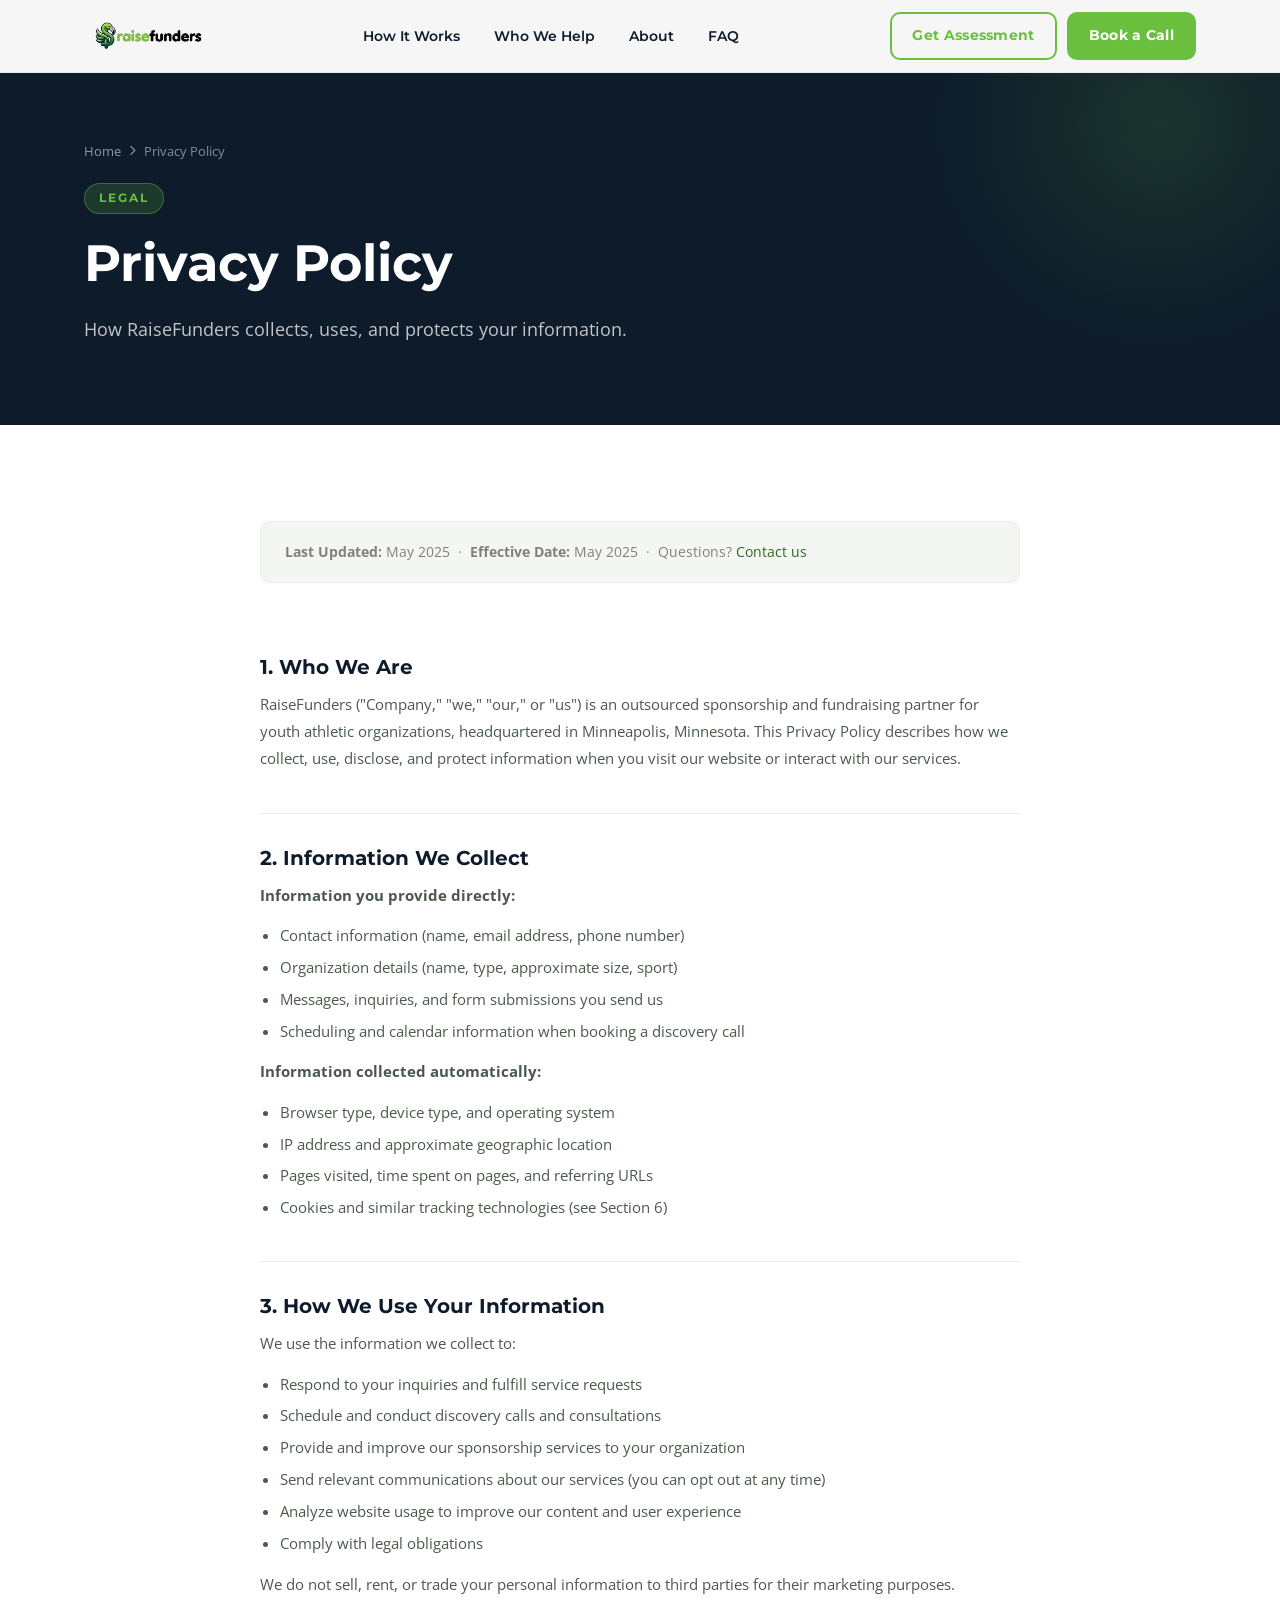
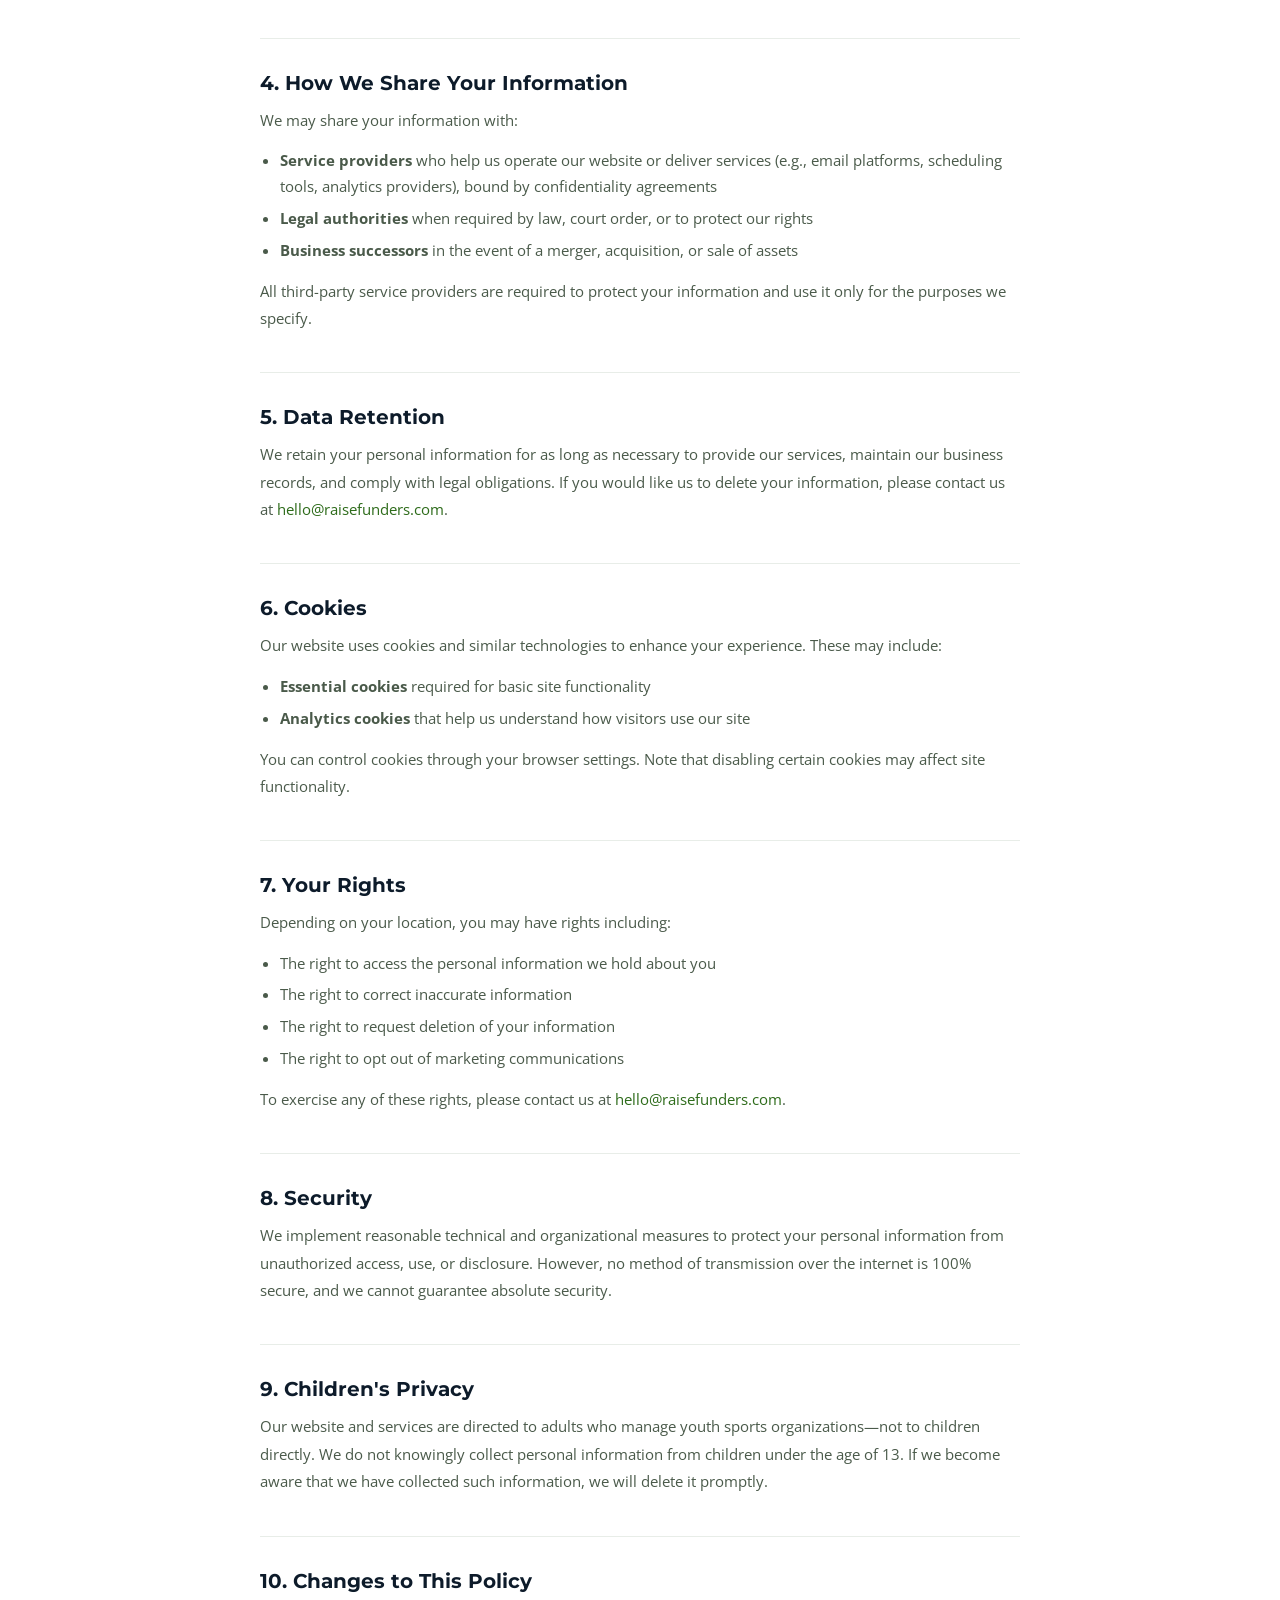
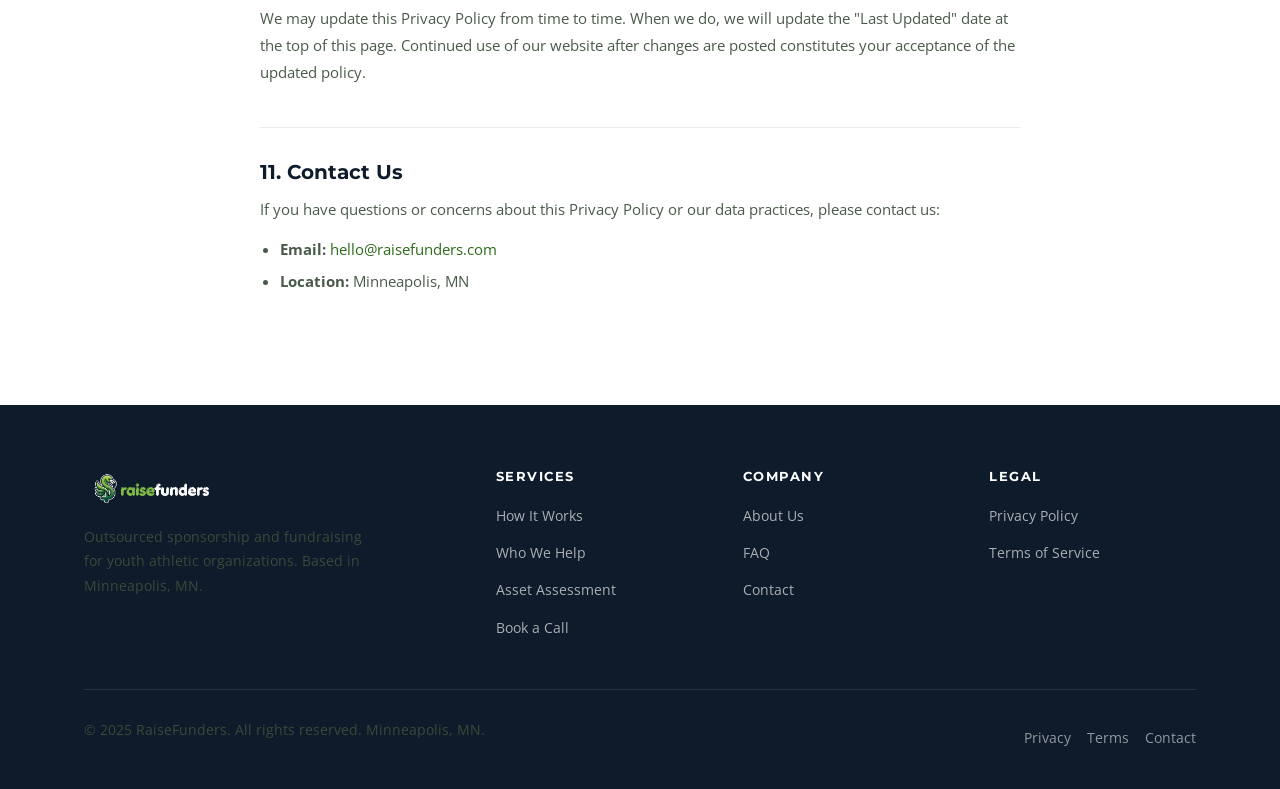
<file: privacy.html>
<!DOCTYPE html>
<html lang="en">
<head>
  <!-- Google tag (gtag.js) -->
<script async src="https://www.googletagmanager.com/gtag/js?id=G-B8F27FTXQR"></script>
<script>
  window.dataLayer = window.dataLayer || [];
  function gtag(){dataLayer.push(arguments);}
  gtag('js', new Date());
  gtag('config', 'G-B8F27FTXQR');
</script>
  <meta charset="UTF-8" />
  <meta name="viewport" content="width=device-width, initial-scale=1.0" />
 <title>Privacy Policy — RaiseFunders</title>
  <meta name="description" content="Read the RaiseFunders privacy policy to learn how we collect, use, store and protect your personal information. Minneapolis, MN." />
  <!-- Favicon -->
  <link rel="icon" type="image/png" href="favicon.png" />
  <link rel="apple-touch-icon" href="favicon.png" />
  
  <link rel="preconnect" href="https://fonts.googleapis.com" />
  <link rel="preconnect" href="https://fonts.gstatic.com" crossorigin />
  <link href="https://fonts.googleapis.com/css2?family=Montserrat:wght@600;700;800;900&family=Open+Sans:wght@400;500;600&display=swap" rel="stylesheet" />
  <link rel="stylesheet" href="https://cdn.jsdelivr.net/npm/@fortawesome/fontawesome-free@6.5.0/css/all.min.css" />
  <link rel="stylesheet" href="css/style.css" />
  <style>
    .legal-body { max-width: 760px; margin: 0 auto; }
    .legal-body h2 { font-size: 1.25rem; color: var(--navy); margin: 40px 0 12px; padding-top: 32px; border-top: 1px solid var(--gray-mid); }
    .legal-body h2:first-of-type { border-top: none; margin-top: 0; }
    .legal-body p  { font-size: .95rem; color: #4a5a4a; line-height: 1.8; margin-bottom: 14px; }
    .legal-body ul { margin: 12px 0 14px 20px; }
    .legal-body ul li { font-size: .95rem; color: #4a5a4a; line-height: 1.7; margin-bottom: 6px; list-style: disc; }
    .legal-meta {
      background: var(--gray-light);
      border: 1px solid var(--gray-mid);
      border-radius: var(--radius);
      padding: 18px 24px;
      margin-bottom: 40px;
      font-size: .88rem;
      color: var(--gray);
    }
  </style>
</head>
<body>

  <nav class="site-nav" role="navigation" aria-label="Main navigation">
    <div class="container">
      <div class="nav-inner">
        <a href="index.html" class="nav-logo" aria-label="RaiseFunders Home">
          <img src="images/logo-wordmark-light.png"
               alt="RaiseFunders"
               alt=\"RaiseFunders — Youth Sports Sponsorship Partners\"\n
               height="50"
          />
        </a>
        <ul class="nav-links" role="list">
          <li><a href="how-it-works.html">How It Works</a></li>
          <li><a href="who-we-help.html">Who We Help</a></li>
          <li><a href="about.html">About</a></li>
          <li><a href="faq.html">FAQ</a></li>
        </ul>
        <div class="nav-cta">
          <a href="contact.html" class="btn btn-secondary btn-sm">Get Assessment</a>
          <a href="book-a-call.html" class="btn btn-primary btn-sm">Book a Call</a>
        </div>
        <button class="nav-toggle" aria-label="Toggle mobile menu"><span></span><span></span><span></span></button>
      </div>
    </div>
  </nav>
  <div class="nav-mobile">
    <a href="index.html">Home</a>
    <a href="how-it-works.html">How It Works</a>
    <a href="who-we-help.html">Who We Help</a>
    <a href="about.html">About</a>
    <a href="faq.html">FAQ</a>
    <a href="contact.html">Contact</a>
    <a href="book-a-call.html" class="btn btn-primary">Book a Free Call</a>
  </div>

  <main id="main-content">

    <section class="page-hero" aria-labelledby="page-title">
      <div class="container">
        <div class="breadcrumb">
          <a href="index.html">Home</a>
          <i class="fa-solid fa-chevron-right"></i>
          <span>Privacy Policy</span>
        </div>
        <span class="section-label section-label--dark">Legal</span>
        <h1 id="page-title">Privacy Policy</h1>
        <p class="lead">How RaiseFunders collects, uses, and protects your information.</p>
      </div>
    </section>

    <section class="section">
      <div class="container">
        <div class="legal-body">
          <div class="legal-meta">
            <strong>Last Updated:</strong> May 2025 &nbsp;·&nbsp;
            <strong>Effective Date:</strong> May 2025 &nbsp;·&nbsp;
            Questions? <a href="contact.html" style="color:var(--green-dark);">Contact us</a>
          </div>

          <h2>1. Who We Are</h2>
          <p>RaiseFunders ("Company," "we," "our," or "us") is an outsourced sponsorship and fundraising partner for youth athletic organizations, headquartered in Minneapolis, Minnesota. This Privacy Policy describes how we collect, use, disclose, and protect information when you visit our website or interact with our services.</p>

          <h2>2. Information We Collect</h2>
          <p><strong>Information you provide directly:</strong></p>
          <ul>
            <li>Contact information (name, email address, phone number)</li>
            <li>Organization details (name, type, approximate size, sport)</li>
            <li>Messages, inquiries, and form submissions you send us</li>
            <li>Scheduling and calendar information when booking a discovery call</li>
          </ul>
          <p><strong>Information collected automatically:</strong></p>
          <ul>
            <li>Browser type, device type, and operating system</li>
            <li>IP address and approximate geographic location</li>
            <li>Pages visited, time spent on pages, and referring URLs</li>
            <li>Cookies and similar tracking technologies (see Section 6)</li>
          </ul>

          <h2>3. How We Use Your Information</h2>
          <p>We use the information we collect to:</p>
          <ul>
            <li>Respond to your inquiries and fulfill service requests</li>
            <li>Schedule and conduct discovery calls and consultations</li>
            <li>Provide and improve our sponsorship services to your organization</li>
            <li>Send relevant communications about our services (you can opt out at any time)</li>
            <li>Analyze website usage to improve our content and user experience</li>
            <li>Comply with legal obligations</li>
          </ul>
          <p>We do not sell, rent, or trade your personal information to third parties for their marketing purposes.</p>

          <h2>4. How We Share Your Information</h2>
          <p>We may share your information with:</p>
          <ul>
            <li><strong>Service providers</strong> who help us operate our website or deliver services (e.g., email platforms, scheduling tools, analytics providers), bound by confidentiality agreements</li>
            <li><strong>Legal authorities</strong> when required by law, court order, or to protect our rights</li>
            <li><strong>Business successors</strong> in the event of a merger, acquisition, or sale of assets</li>
          </ul>
          <p>All third-party service providers are required to protect your information and use it only for the purposes we specify.</p>

          <h2>5. Data Retention</h2>
          <p>We retain your personal information for as long as necessary to provide our services, maintain our business records, and comply with legal obligations. If you would like us to delete your information, please contact us at <a href="mailto:hello@raisefunders.com" style="color:var(--green-dark);">hello@raisefunders.com</a>.</p>

          <h2>6. Cookies</h2>
          <p>Our website uses cookies and similar technologies to enhance your experience. These may include:</p>
          <ul>
            <li><strong>Essential cookies</strong> required for basic site functionality</li>
            <li><strong>Analytics cookies</strong> that help us understand how visitors use our site</li>
          </ul>
          <p>You can control cookies through your browser settings. Note that disabling certain cookies may affect site functionality.</p>

          <h2>7. Your Rights</h2>
          <p>Depending on your location, you may have rights including:</p>
          <ul>
            <li>The right to access the personal information we hold about you</li>
            <li>The right to correct inaccurate information</li>
            <li>The right to request deletion of your information</li>
            <li>The right to opt out of marketing communications</li>
          </ul>
          <p>To exercise any of these rights, please contact us at <a href="mailto:hello@raisefunders.com" style="color:var(--green-dark);">hello@raisefunders.com</a>.</p>

          <h2>8. Security</h2>
          <p>We implement reasonable technical and organizational measures to protect your personal information from unauthorized access, use, or disclosure. However, no method of transmission over the internet is 100% secure, and we cannot guarantee absolute security.</p>

          <h2>9. Children's Privacy</h2>
          <p>Our website and services are directed to adults who manage youth sports organizations—not to children directly. We do not knowingly collect personal information from children under the age of 13. If we become aware that we have collected such information, we will delete it promptly.</p>

          <h2>10. Changes to This Policy</h2>
          <p>We may update this Privacy Policy from time to time. When we do, we will update the "Last Updated" date at the top of this page. Continued use of our website after changes are posted constitutes your acceptance of the updated policy.</p>

          <h2>11. Contact Us</h2>
          <p>If you have questions or concerns about this Privacy Policy or our data practices, please contact us:</p>
          <ul>
            <li><strong>Email:</strong> <a href="mailto:hello@raisefunders.com" style="color:var(--green-dark);">hello@raisefunders.com</a></li>
            <li><strong>Location:</strong> Minneapolis, MN</li>
          </ul>
        </div>
      </div>
    </section>

  </main>

  <footer class="site-footer" role="contentinfo">
    <div class="container">
      <div class="footer-grid">
        <div class="footer-brand">
          <img src="images/logo-wordmark-dark.png"
               alt="RaiseFunders"
               alt=\"RaiseFunders — Youth Sports Sponsorship Partners\"\n 
               height="50"
               style="margin-bottom:4px;"
          />
          <p>Outsourced sponsorship and fundraising for youth athletic organizations. Based in Minneapolis, MN.</p>
        </div>
        <div class="footer-col">
          <h4>Services</h4>
          <ul>
            <li><a href="how-it-works.html">How It Works</a></li>
            <li><a href="who-we-help.html">Who We Help</a></li>
            <li><a href="contact.html">Asset Assessment</a></li>
            <li><a href="book-a-call.html">Book a Call</a></li>
          </ul>
        </div>
        <div class="footer-col">
          <h4>Company</h4>
          <ul>
            <li><a href="about.html">About Us</a></li>
            <li><a href="faq.html">FAQ</a></li>
            <li><a href="contact.html">Contact</a></li>
          </ul>
        </div>
        <div class="footer-col">
          <h4>Legal</h4>
          <ul>
            <li><a href="privacy.html">Privacy Policy</a></li>
            <li><a href="terms.html">Terms of Service</a></li>
          </ul>
        </div>
      </div>
      <div class="footer-bottom">
        <p>&copy; 2025 RaiseFunders. All rights reserved. Minneapolis, MN.</p>
        <div style="display:flex;gap:16px;">
          <a href="privacy.html">Privacy</a>
          <a href="terms.html">Terms</a>
          <a href="contact.html">Contact</a>
        </div>
      </div>
    </div>
  </footer>

  <script src="js/main.js"></script>
</body>
</html>
</file>
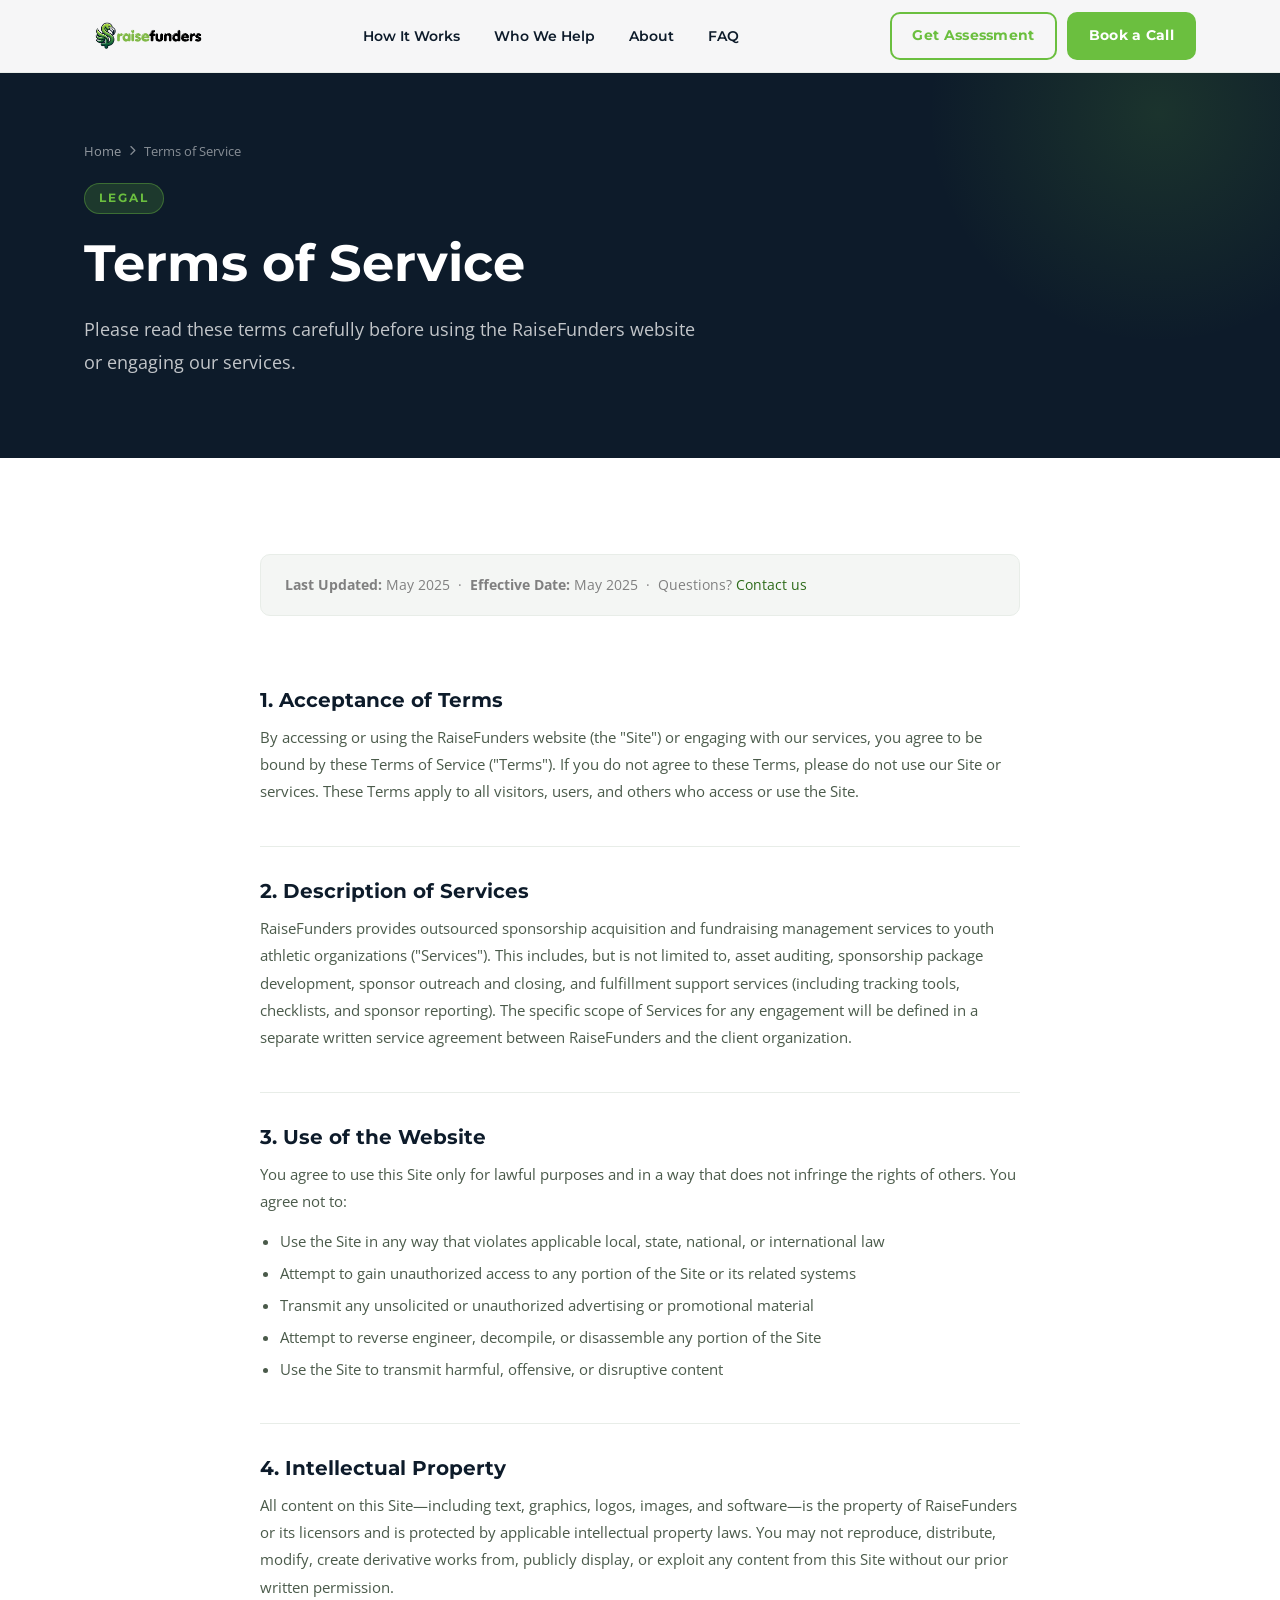
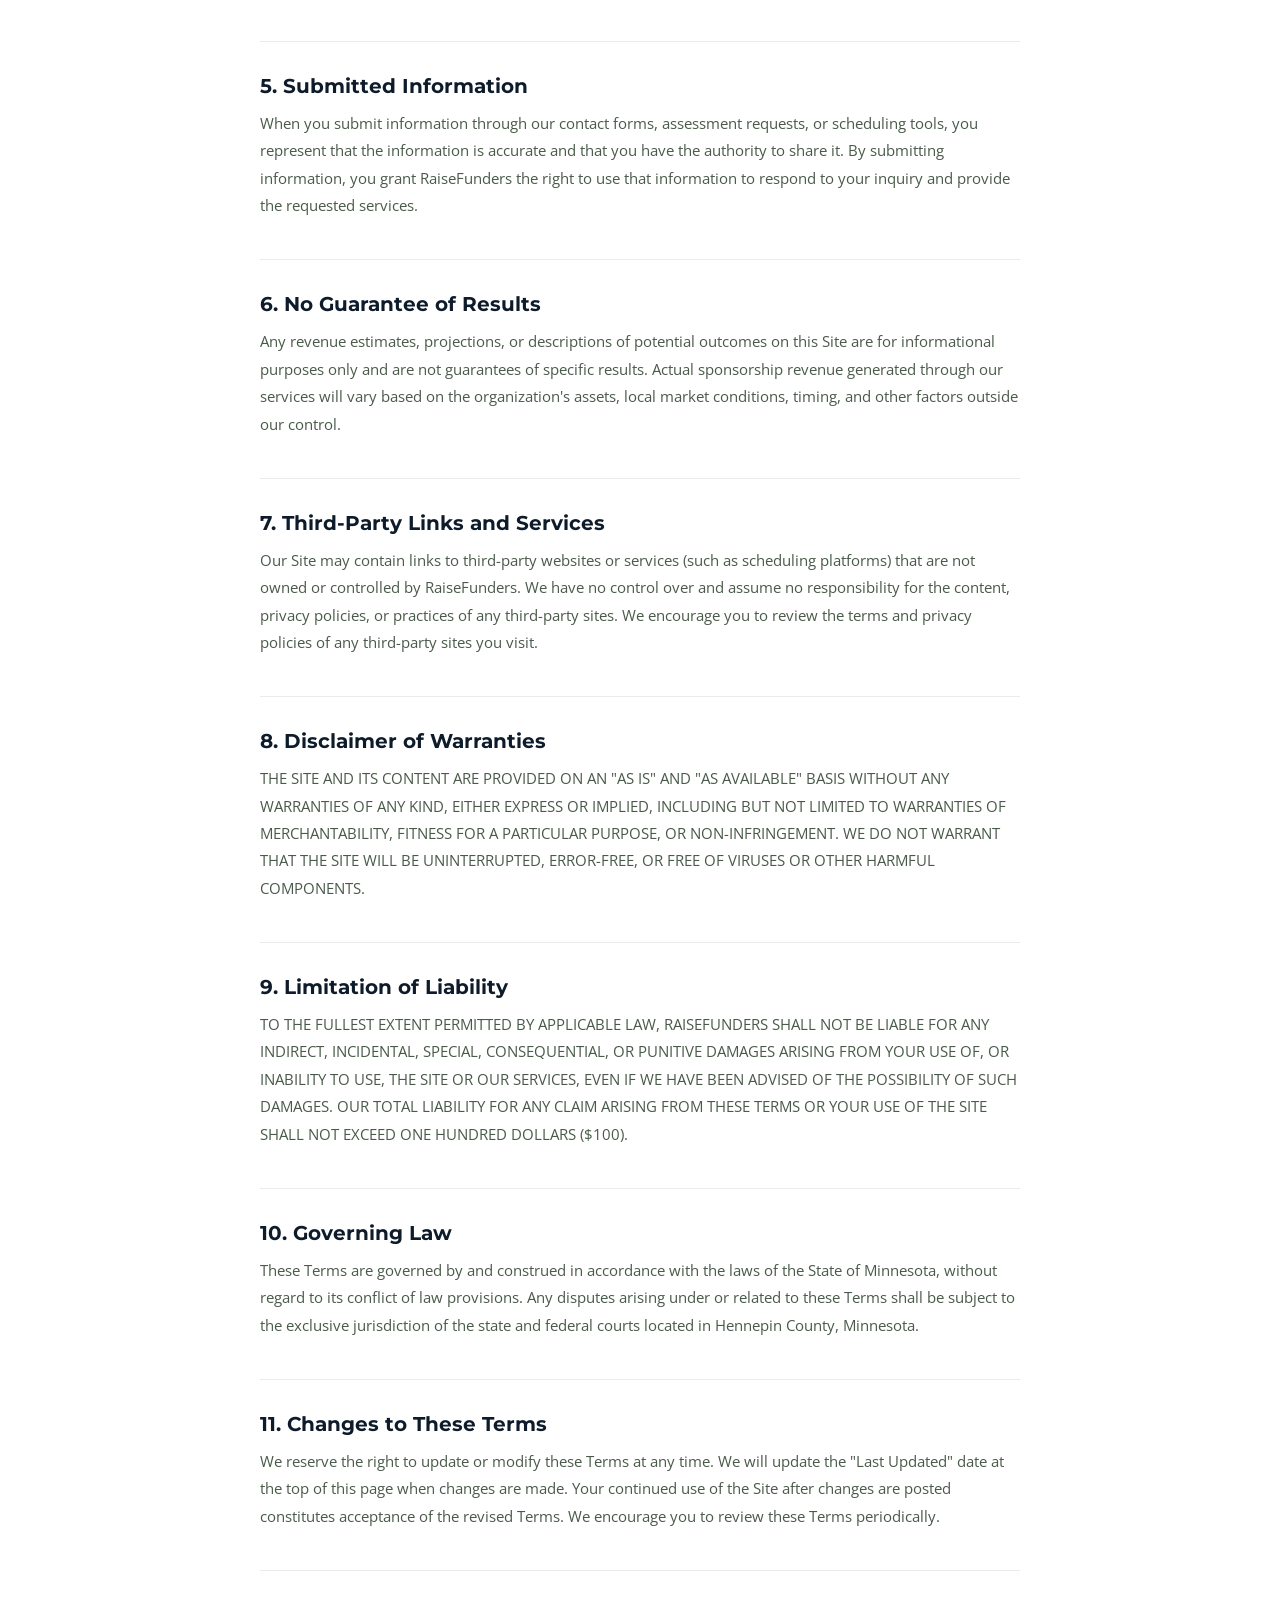
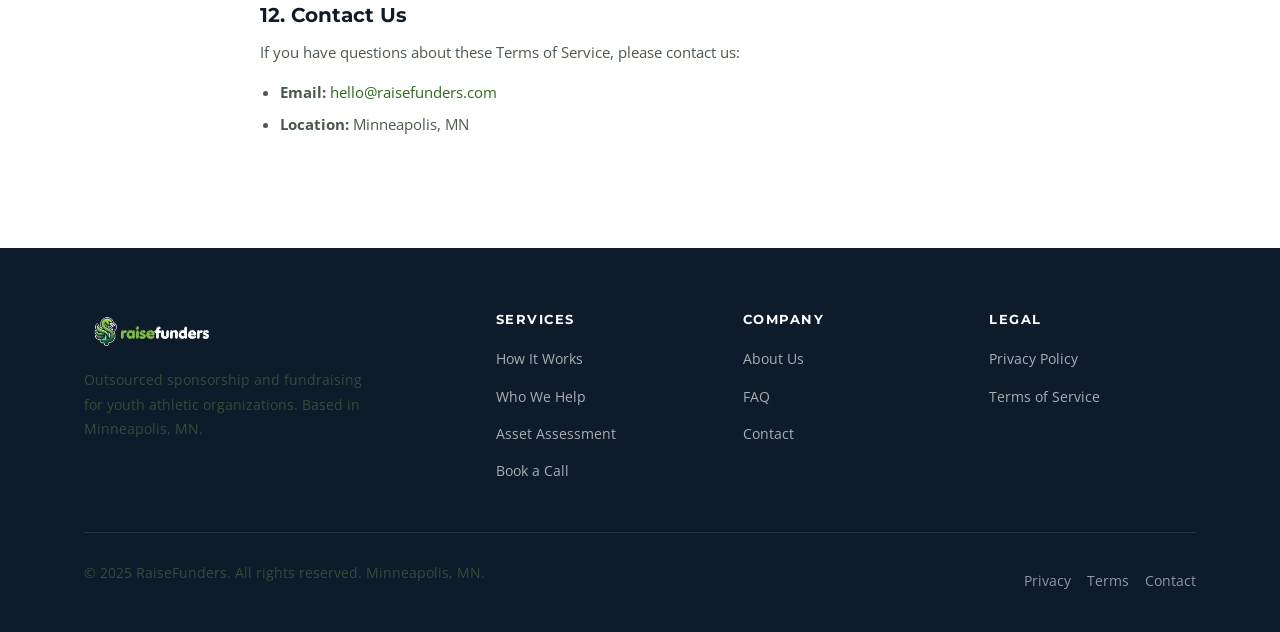
<file: terms.html>
<!DOCTYPE html>
<html lang="en">
<head>
  <!-- Google tag (gtag.js) -->
<script async src="https://www.googletagmanager.com/gtag/js?id=G-B8F27FTXQR"></script>
<script>
  window.dataLayer = window.dataLayer || [];
  function gtag(){dataLayer.push(arguments);}
  gtag('js', new Date());
  gtag('config', 'G-B8F27FTXQR');
</script>
  <meta charset="UTF-8" />
  <meta name="viewport" content="width=device-width, initial-scale=1.0" />
 <title>Terms of Service — RaiseFunders</title>
  <meta name="description" content="Review the RaiseFunders terms of service governing use of our website and sponsorship services. Questions? Email hello@raisefunders.com." />
  <!-- Favicon -->
  <link rel="icon" type="image/png" href="favicon.png" />
  <link rel="apple-touch-icon" href="favicon.png" />
  
  <link rel="preconnect" href="https://fonts.googleapis.com" />
  <link rel="preconnect" href="https://fonts.gstatic.com" crossorigin />
  <link href="https://fonts.googleapis.com/css2?family=Montserrat:wght@600;700;800;900&family=Open+Sans:wght@400;500;600&display=swap" rel="stylesheet" />
  <link rel="stylesheet" href="https://cdn.jsdelivr.net/npm/@fortawesome/fontawesome-free@6.5.0/css/all.min.css" />
  <link rel="stylesheet" href="css/style.css" />
  <style>
    .legal-body { max-width: 760px; margin: 0 auto; }
    .legal-body h2 { font-size: 1.25rem; color: var(--navy); margin: 40px 0 12px; padding-top: 32px; border-top: 1px solid var(--gray-mid); }
    .legal-body h2:first-of-type { border-top: none; margin-top: 0; }
    .legal-body p  { font-size: .95rem; color: #4a5a4a; line-height: 1.8; margin-bottom: 14px; }
    .legal-body ul { margin: 12px 0 14px 20px; }
    .legal-body ul li { font-size: .95rem; color: #4a5a4a; line-height: 1.7; margin-bottom: 6px; list-style: disc; }
    .legal-meta {
      background: var(--gray-light);
      border: 1px solid var(--gray-mid);
      border-radius: var(--radius);
      padding: 18px 24px;
      margin-bottom: 40px;
      font-size: .88rem;
      color: var(--gray);
    }
  </style>
</head>
<body>

  <nav class="site-nav" role="navigation" aria-label="Main navigation">
    <div class="container">
      <div class="nav-inner">
        <a href="index.html" class="nav-logo" aria-label="RaiseFunders Home">
          <img src="images/logo-wordmark-light.png"
               alt="RaiseFunders"
               alt=\"RaiseFunders — Youth Sports Sponsorship Partners\"\n 
               height="50"
          />
        </a>
        <ul class="nav-links" role="list">
          <li><a href="how-it-works.html">How It Works</a></li>
          <li><a href="who-we-help.html">Who We Help</a></li>
          <li><a href="about.html">About</a></li>
          <li><a href="faq.html">FAQ</a></li>
        </ul>
        <div class="nav-cta">
          <a href="contact.html" class="btn btn-secondary btn-sm">Get Assessment</a>
          <a href="book-a-call.html" class="btn btn-primary btn-sm">Book a Call</a>
        </div>
        <button class="nav-toggle" aria-label="Toggle mobile menu"><span></span><span></span><span></span></button>
      </div>
    </div>
  </nav>
  <div class="nav-mobile">
    <a href="index.html">Home</a>
    <a href="how-it-works.html">How It Works</a>
    <a href="who-we-help.html">Who We Help</a>
    <a href="about.html">About</a>
    <a href="faq.html">FAQ</a>
    <a href="contact.html">Contact</a>
    <a href="book-a-call.html" class="btn btn-primary">Book a Free Call</a>
  </div>

  <main id="main-content">

    <section class="page-hero" aria-labelledby="page-title">
      <div class="container">
        <div class="breadcrumb">
          <a href="index.html">Home</a>
          <i class="fa-solid fa-chevron-right"></i>
          <span>Terms of Service</span>
        </div>
        <span class="section-label section-label--dark">Legal</span>
        <h1 id="page-title">Terms of Service</h1>
        <p class="lead">Please read these terms carefully before using the RaiseFunders website or engaging our services.</p>
      </div>
    </section>

    <section class="section">
      <div class="container">
        <div class="legal-body">
          <div class="legal-meta">
            <strong>Last Updated:</strong> May 2025 &nbsp;·&nbsp;
            <strong>Effective Date:</strong> May 2025 &nbsp;·&nbsp;
            Questions? <a href="contact.html" style="color:var(--green-dark);">Contact us</a>
          </div>

          <h2>1. Acceptance of Terms</h2>
          <p>By accessing or using the RaiseFunders website (the "Site") or engaging with our services, you agree to be bound by these Terms of Service ("Terms"). If you do not agree to these Terms, please do not use our Site or services. These Terms apply to all visitors, users, and others who access or use the Site.</p>

          <h2>2. Description of Services</h2>
          <p>RaiseFunders provides outsourced sponsorship acquisition and fundraising management services to youth athletic organizations ("Services"). This includes, but is not limited to, asset auditing, sponsorship package development, sponsor outreach and closing, and fulfillment support services (including tracking tools, checklists, and sponsor reporting). The specific scope of Services for any engagement will be defined in a separate written service agreement between RaiseFunders and the client organization.</p>

          <h2>3. Use of the Website</h2>
          <p>You agree to use this Site only for lawful purposes and in a way that does not infringe the rights of others. You agree not to:</p>
          <ul>
            <li>Use the Site in any way that violates applicable local, state, national, or international law</li>
            <li>Attempt to gain unauthorized access to any portion of the Site or its related systems</li>
            <li>Transmit any unsolicited or unauthorized advertising or promotional material</li>
            <li>Attempt to reverse engineer, decompile, or disassemble any portion of the Site</li>
            <li>Use the Site to transmit harmful, offensive, or disruptive content</li>
          </ul>

          <h2>4. Intellectual Property</h2>
          <p>All content on this Site—including text, graphics, logos, images, and software—is the property of RaiseFunders or its licensors and is protected by applicable intellectual property laws. You may not reproduce, distribute, modify, create derivative works from, publicly display, or exploit any content from this Site without our prior written permission.</p>

          <h2>5. Submitted Information</h2>
          <p>When you submit information through our contact forms, assessment requests, or scheduling tools, you represent that the information is accurate and that you have the authority to share it. By submitting information, you grant RaiseFunders the right to use that information to respond to your inquiry and provide the requested services.</p>

          <h2>6. No Guarantee of Results</h2>
          <p>Any revenue estimates, projections, or descriptions of potential outcomes on this Site are for informational purposes only and are not guarantees of specific results. Actual sponsorship revenue generated through our services will vary based on the organization's assets, local market conditions, timing, and other factors outside our control.</p>

          <h2>7. Third-Party Links and Services</h2>
          <p>Our Site may contain links to third-party websites or services (such as scheduling platforms) that are not owned or controlled by RaiseFunders. We have no control over and assume no responsibility for the content, privacy policies, or practices of any third-party sites. We encourage you to review the terms and privacy policies of any third-party sites you visit.</p>

          <h2>8. Disclaimer of Warranties</h2>
          <p>THE SITE AND ITS CONTENT ARE PROVIDED ON AN "AS IS" AND "AS AVAILABLE" BASIS WITHOUT ANY WARRANTIES OF ANY KIND, EITHER EXPRESS OR IMPLIED, INCLUDING BUT NOT LIMITED TO WARRANTIES OF MERCHANTABILITY, FITNESS FOR A PARTICULAR PURPOSE, OR NON-INFRINGEMENT. WE DO NOT WARRANT THAT THE SITE WILL BE UNINTERRUPTED, ERROR-FREE, OR FREE OF VIRUSES OR OTHER HARMFUL COMPONENTS.</p>

          <h2>9. Limitation of Liability</h2>
          <p>TO THE FULLEST EXTENT PERMITTED BY APPLICABLE LAW, RAISEFUNDERS SHALL NOT BE LIABLE FOR ANY INDIRECT, INCIDENTAL, SPECIAL, CONSEQUENTIAL, OR PUNITIVE DAMAGES ARISING FROM YOUR USE OF, OR INABILITY TO USE, THE SITE OR OUR SERVICES, EVEN IF WE HAVE BEEN ADVISED OF THE POSSIBILITY OF SUCH DAMAGES. OUR TOTAL LIABILITY FOR ANY CLAIM ARISING FROM THESE TERMS OR YOUR USE OF THE SITE SHALL NOT EXCEED ONE HUNDRED DOLLARS ($100).</p>

          <h2>10. Governing Law</h2>
          <p>These Terms are governed by and construed in accordance with the laws of the State of Minnesota, without regard to its conflict of law provisions. Any disputes arising under or related to these Terms shall be subject to the exclusive jurisdiction of the state and federal courts located in Hennepin County, Minnesota.</p>

          <h2>11. Changes to These Terms</h2>
          <p>We reserve the right to update or modify these Terms at any time. We will update the "Last Updated" date at the top of this page when changes are made. Your continued use of the Site after changes are posted constitutes acceptance of the revised Terms. We encourage you to review these Terms periodically.</p>

          <h2>12. Contact Us</h2>
          <p>If you have questions about these Terms of Service, please contact us:</p>
          <ul>
            <li><strong>Email:</strong> <a href="mailto:hello@raisefunders.com" style="color:var(--green-dark);">hello@raisefunders.com</a></li>
            <li><strong>Location:</strong> Minneapolis, MN</li>
          </ul>
        </div>
      </div>
    </section>

  </main>

  <footer class="site-footer" role="contentinfo">
    <div class="container">
      <div class="footer-grid">
        <div class="footer-brand">
          <img src="images/logo-wordmark-dark.png"
               alt="RaiseFunders"
               alt=\"RaiseFunders — Youth Sports Sponsorship Partners\"\n
               height="50"
               style="margin-bottom:4px;"
          />
          <p>Outsourced sponsorship and fundraising for youth athletic organizations. Based in Minneapolis, MN.</p>
        </div>
        <div class="footer-col">
          <h4>Services</h4>
          <ul>
            <li><a href="how-it-works.html">How It Works</a></li>
            <li><a href="who-we-help.html">Who We Help</a></li>
            <li><a href="contact.html">Asset Assessment</a></li>
            <li><a href="book-a-call.html">Book a Call</a></li>
          </ul>
        </div>
        <div class="footer-col">
          <h4>Company</h4>
          <ul>
            <li><a href="about.html">About Us</a></li>
            <li><a href="faq.html">FAQ</a></li>
            <li><a href="contact.html">Contact</a></li>
          </ul>
        </div>
        <div class="footer-col">
          <h4>Legal</h4>
          <ul>
            <li><a href="privacy.html">Privacy Policy</a></li>
            <li><a href="terms.html">Terms of Service</a></li>
          </ul>
        </div>
      </div>
      <div class="footer-bottom">
        <p>&copy; 2025 RaiseFunders. All rights reserved. Minneapolis, MN.</p>
        <div style="display:flex;gap:16px;">
          <a href="privacy.html">Privacy</a>
          <a href="terms.html">Terms</a>
          <a href="contact.html">Contact</a>
        </div>
      </div>
    </div>
  </footer>

  <script src="js/main.js"></script>
</body>
</html>
</file>
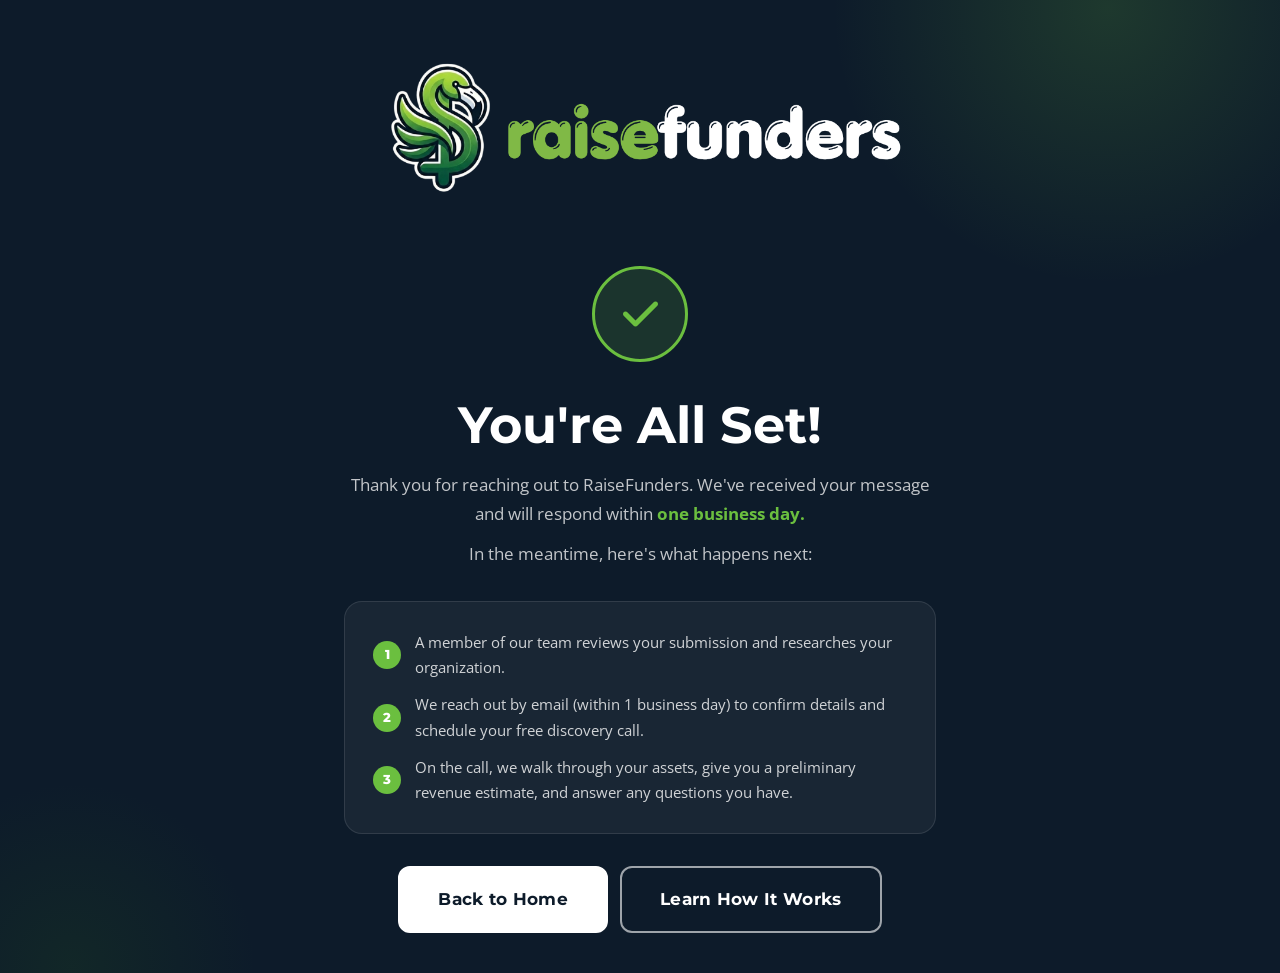
<file: thank-you.html>
<!DOCTYPE html>
<html lang="en">
<head>
  <!-- Google tag (gtag.js) -->
<script async src="https://www.googletagmanager.com/gtag/js?id=G-B8F27FTXQR"></script>
<script>
  window.dataLayer = window.dataLayer || [];
  function gtag(){dataLayer.push(arguments);}
  gtag('js', new Date());
  gtag('config', 'G-B8F27FTXQR');
</script>
  <meta charset="UTF-8" />
  <meta name="viewport" content="width=device-width, initial-scale=1.0" />
 <title>Thank You — We'll Be in Touch Soon | RaiseFunders</title>
  <meta name="description" content="Thanks for contacting RaiseFunders! We've received your message and will respond within one business day to schedule your discovery call." />
  <!-- Favicon -->
  <link rel="icon" type="image/png" href="favicon.png" />
  <link rel="apple-touch-icon" href="favicon.png" />
  
  <link rel="preconnect" href="https://fonts.googleapis.com" />
  <link rel="preconnect" href="https://fonts.gstatic.com" crossorigin />
  <link href="https://fonts.googleapis.com/css2?family=Montserrat:wght@600;700;800;900&family=Open+Sans:wght@400;500;600&display=swap" rel="stylesheet" />
  <link rel="stylesheet" href="https://cdn.jsdelivr.net/npm/@fortawesome/fontawesome-free@6.5.0/css/all.min.css" />
  <link rel="stylesheet" href="css/style.css" />
  <style>
    .thankyou-hero {
      min-height: 100vh;
      background: var(--navy);
      display: flex;
      align-items: center;
      justify-content: center;
      position: relative;
      overflow: hidden;
    }
    .thankyou-hero::before {
      content: '';
      position: absolute;
      top: -30%; right: -10%;
      width: 600px; height: 600px;
      background: radial-gradient(circle, rgba(107,191,63,.18) 0%, transparent 65%);
      pointer-events: none;
    }
    .thankyou-hero::after {
      content: '';
      position: absolute;
      bottom: -20%; left: -10%;
      width: 400px; height: 400px;
      background: radial-gradient(circle, rgba(45,107,26,.15) 0%, transparent 65%);
      pointer-events: none;
    }
    .thankyou-content {
      text-align: center;
      max-width: 640px;
      position: relative;
      z-index: 2;
      padding: 40px 24px;
    }
    .thankyou-icon {
      width: 96px; height: 96px;
      border-radius: 50%;
      background: rgba(107,191,63,.15);
      border: 3px solid var(--green-light);
      display: flex; align-items: center; justify-content: center;
      font-size: 2.5rem;
      color: var(--green-light);
      margin: 0 auto 32px;
      animation: pulse-ring 2s ease-out infinite;
    }
    @keyframes pulse-ring {
      0%   { box-shadow: 0 0 0 0 rgba(107,191,63,.4); }
      70%  { box-shadow: 0 0 0 20px rgba(107,191,63,0); }
      100% { box-shadow: 0 0 0 0 rgba(107,191,63,0); }
    }
    .thankyou-content h1 { color: var(--white); margin-bottom: 16px; }
    .thankyou-content p  { color: rgba(255,255,255,.75); font-size: 1.05rem; margin-bottom: 12px; }
    .thankyou-steps {
      display: flex;
      flex-direction: column;
      gap: 12px;
      background: rgba(255,255,255,.05);
      border: 1px solid rgba(255,255,255,.1);
      border-radius: var(--radius-lg);
      padding: 28px;
      margin: 32px 0;
      text-align: left;
    }
    .thankyou-step {
      display: flex;
      align-items: center;
      gap: 14px;
      font-size: .93rem;
      color: rgba(255,255,255,.8);
    }
    .thankyou-step-num {
      width: 28px; height: 28px; flex-shrink: 0;
      border-radius: 50%;
      background: var(--green-light);
      color: var(--white);
      font-family: 'Montserrat', sans-serif;
      font-weight: 800;
      font-size: .8rem;
      display: flex; align-items: center; justify-content: center;
    }
    .thankyou-nav {
      display: flex;
      gap: 12px;
      justify-content: center;
      flex-wrap: wrap;
      margin-top: 8px;
    }
    .thankyou-logo {
      font-family: 'Montserrat', sans-serif;
      font-weight: 800;
      font-size: 1.4rem;
      color: var(--white);
      margin-bottom: 48px;
      display: block;
    }
    .thankyou-logo span { color: var(--green-light); }
  </style>
</head>
<body>

  <main id="main-content">
    <section class="thankyou-hero" aria-labelledby="thankyou-heading">
      <div class="thankyou-content">
        <a href="index.html" class="thankyou-logo">
       <img src="images/logo-wordmark-dark.png" alt="RaiseFunders — Youth Sports Sponsorship Partners" height="46" />
        </a>
        <div class="thankyou-icon"><i class="fa-solid fa-check"></i></div>
        <h1 id="thankyou-heading">You're All Set!</h1>
        <p>Thank you for reaching out to RaiseFunders. We've received your message and will respond within <strong style="color:var(--green-light);">one business day.</strong></p>
        <p>In the meantime, here's what happens next:</p>
        <div class="thankyou-steps">
          <div class="thankyou-step">
            <div class="thankyou-step-num">1</div>
            <span>A member of our team reviews your submission and researches your organization.</span>
          </div>
          <div class="thankyou-step">
            <div class="thankyou-step-num">2</div>
            <span>We reach out by email (within 1 business day) to confirm details and schedule your free discovery call.</span>
          </div>
          <div class="thankyou-step">
            <div class="thankyou-step-num">3</div>
            <span>On the call, we walk through your assets, give you a preliminary revenue estimate, and answer any questions you have.</span>
          </div>
        </div>
        <div class="thankyou-nav">
          <a href="index.html" class="btn btn-white btn-lg">Back to Home</a>
          <a href="how-it-works.html" class="btn btn-outline-white btn-lg">Learn How It Works</a>
        </div>
      </div>
    </section>
  </main>

  <script src="js/main.js"></script>
</body>
</html>
</file>
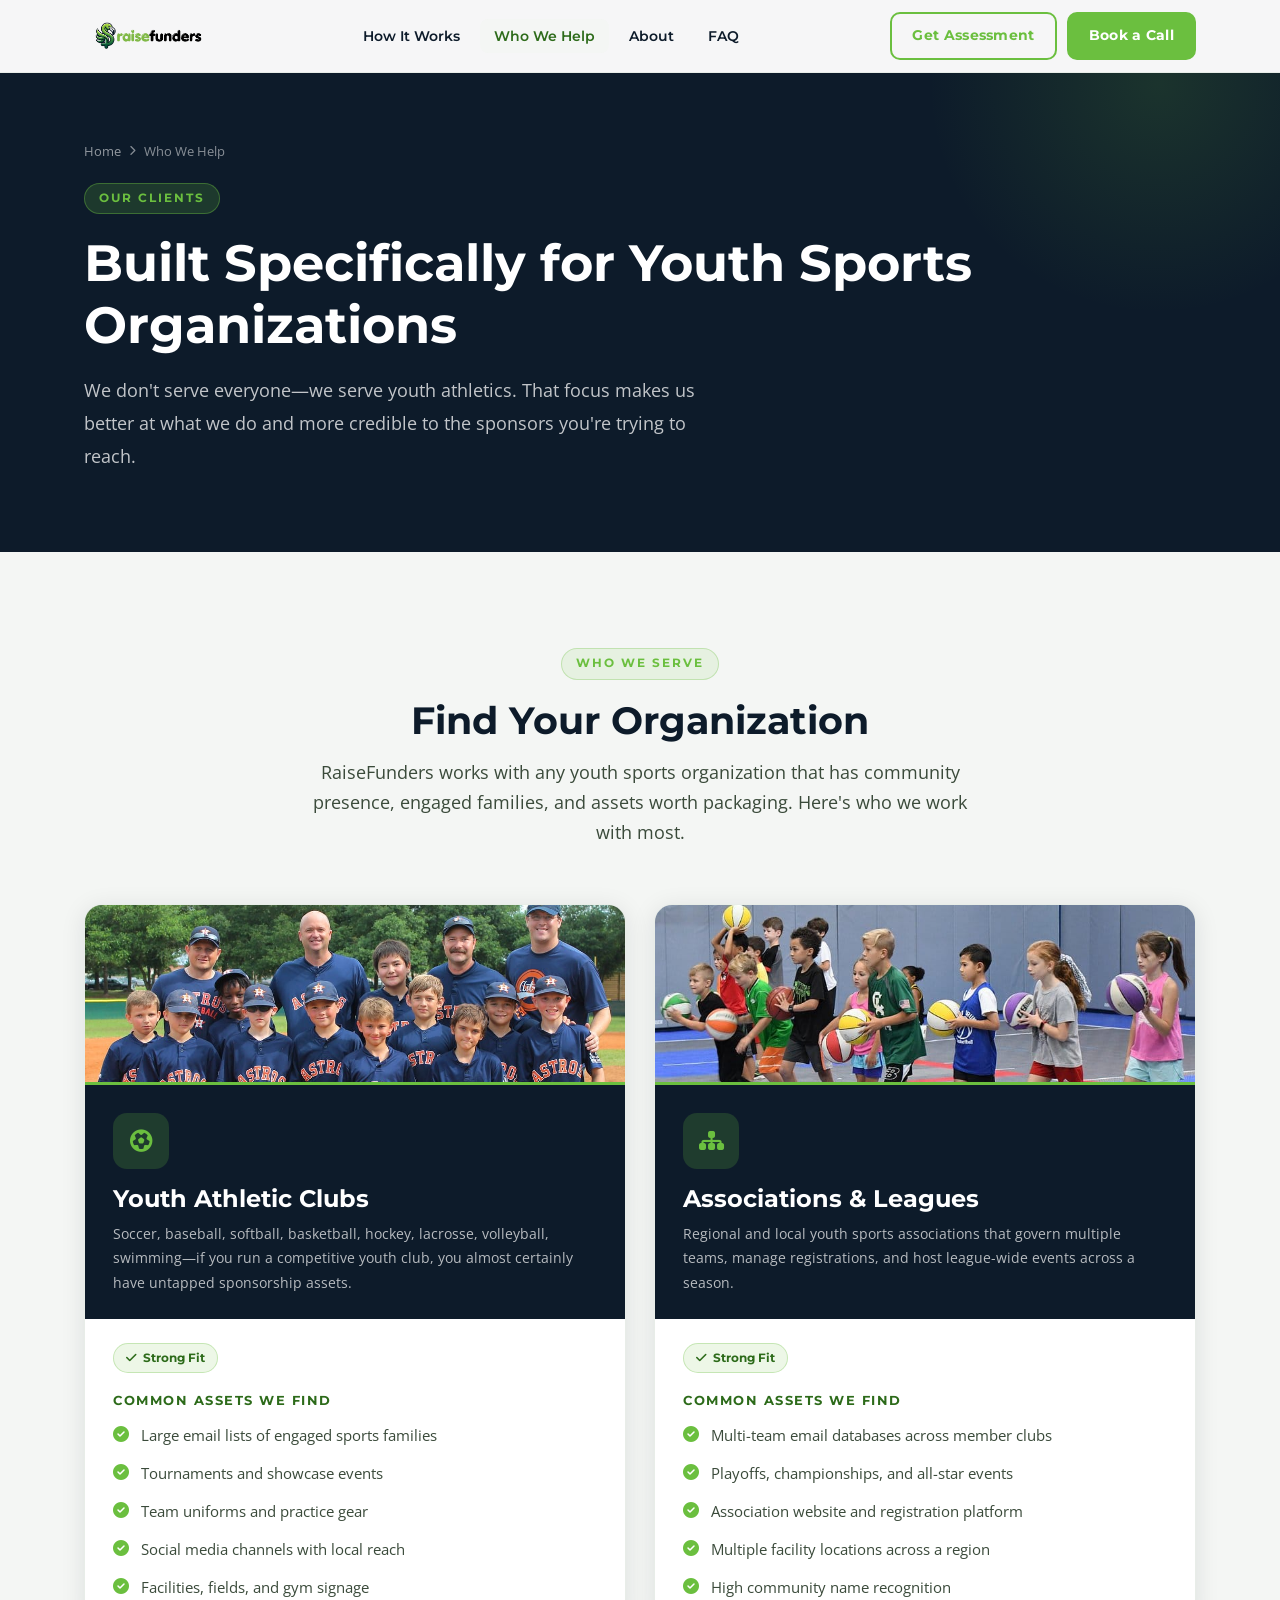
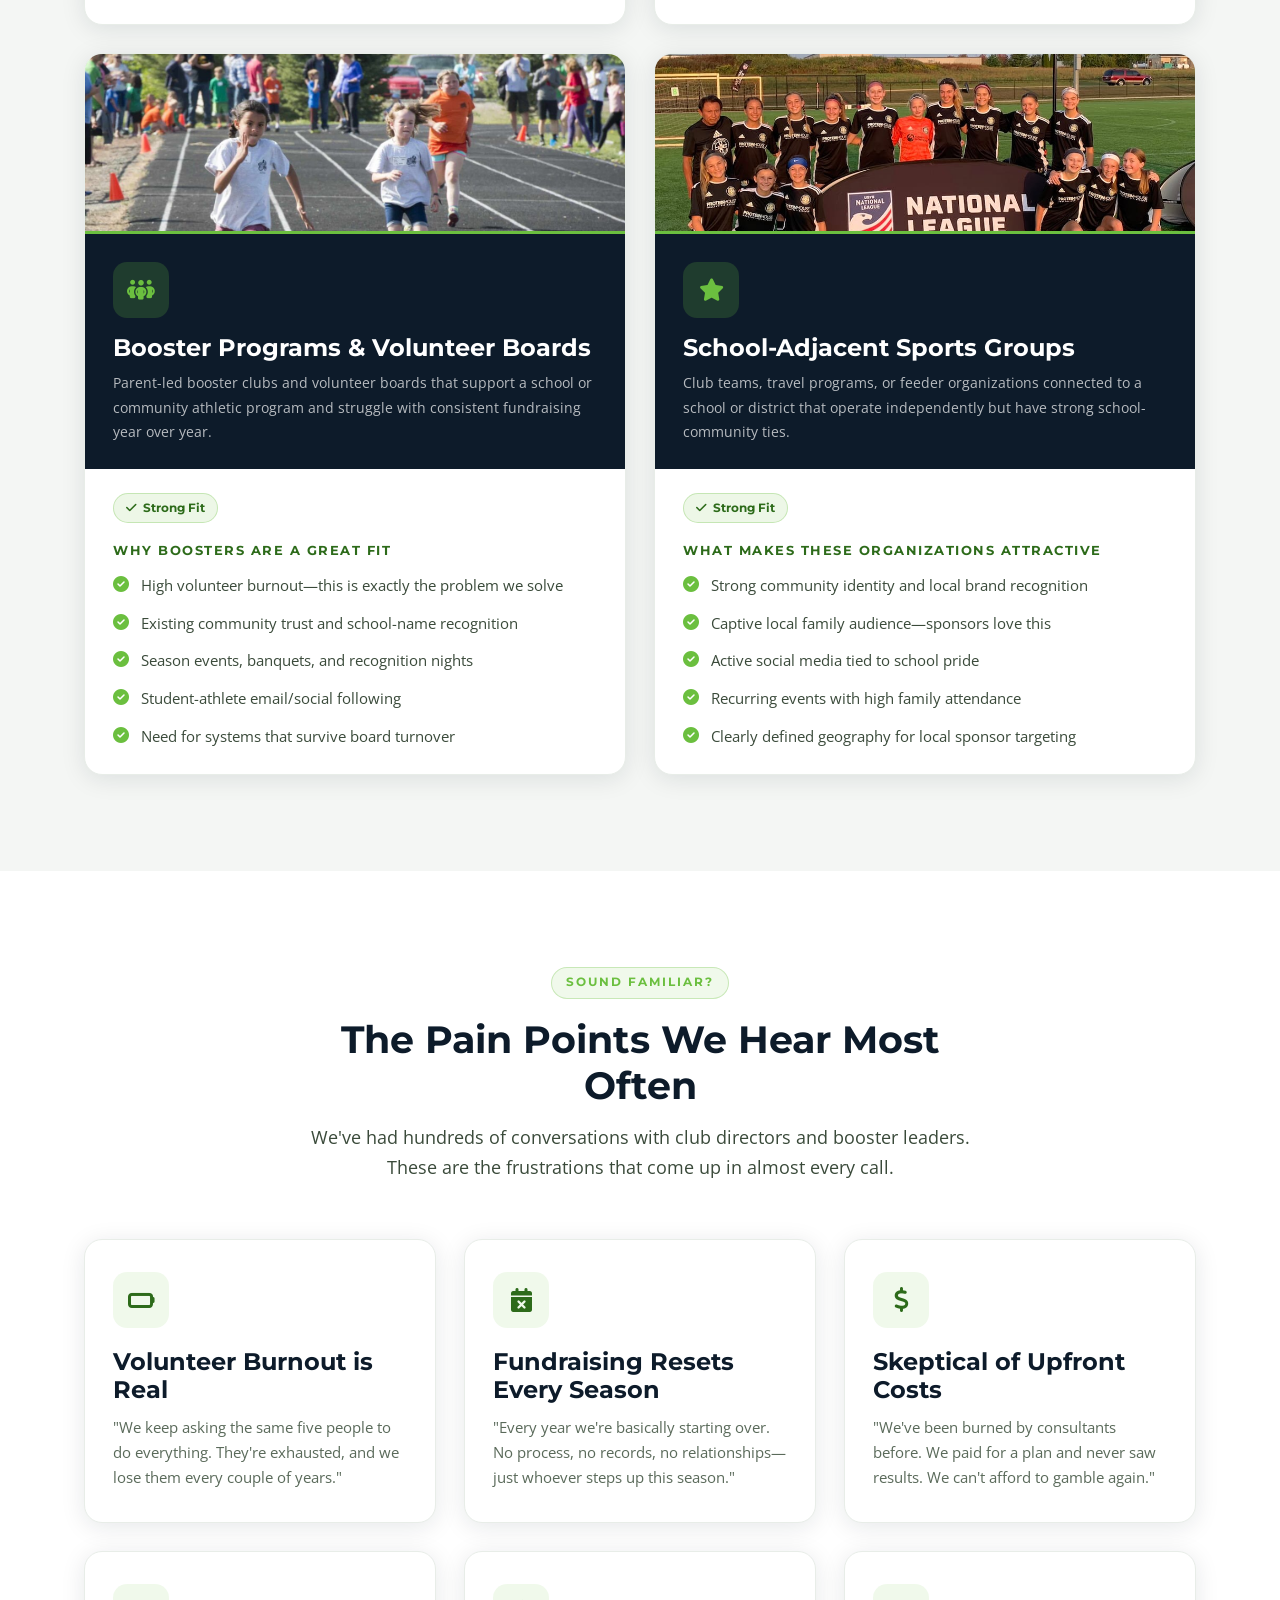
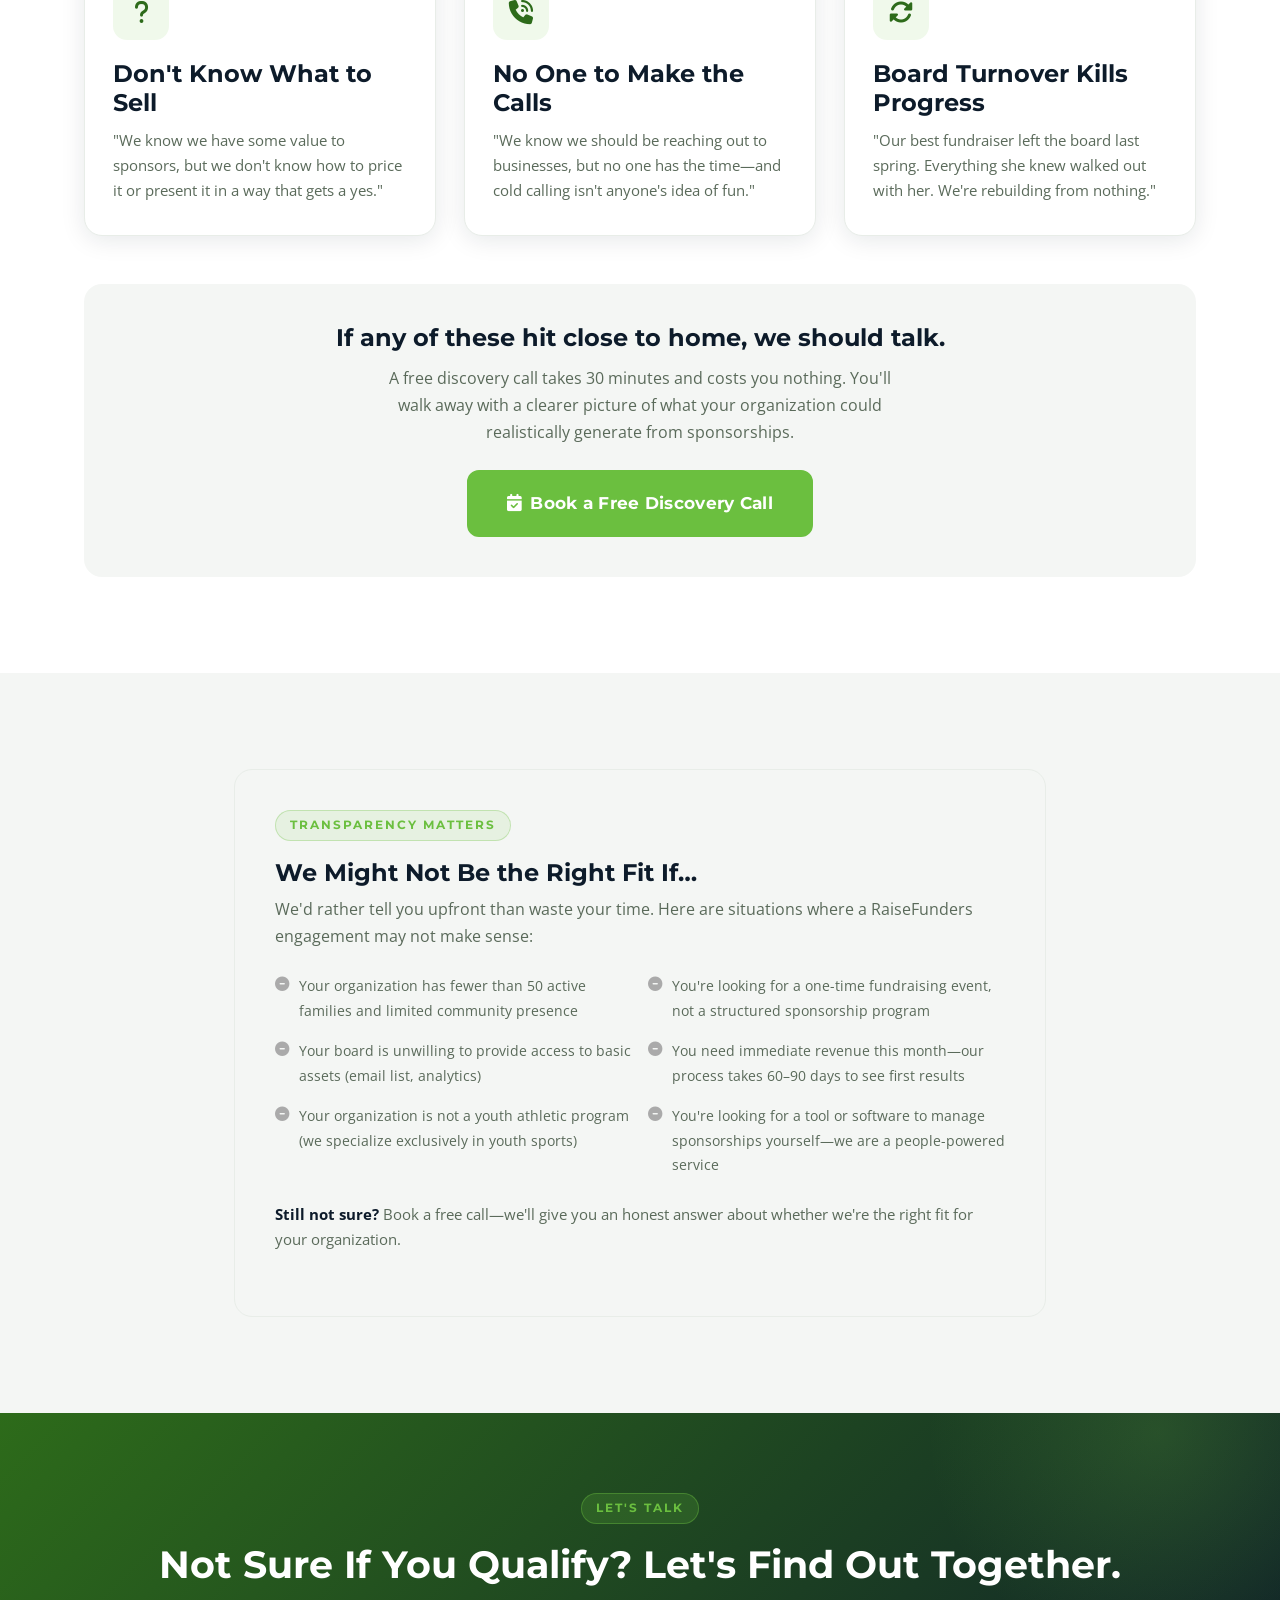
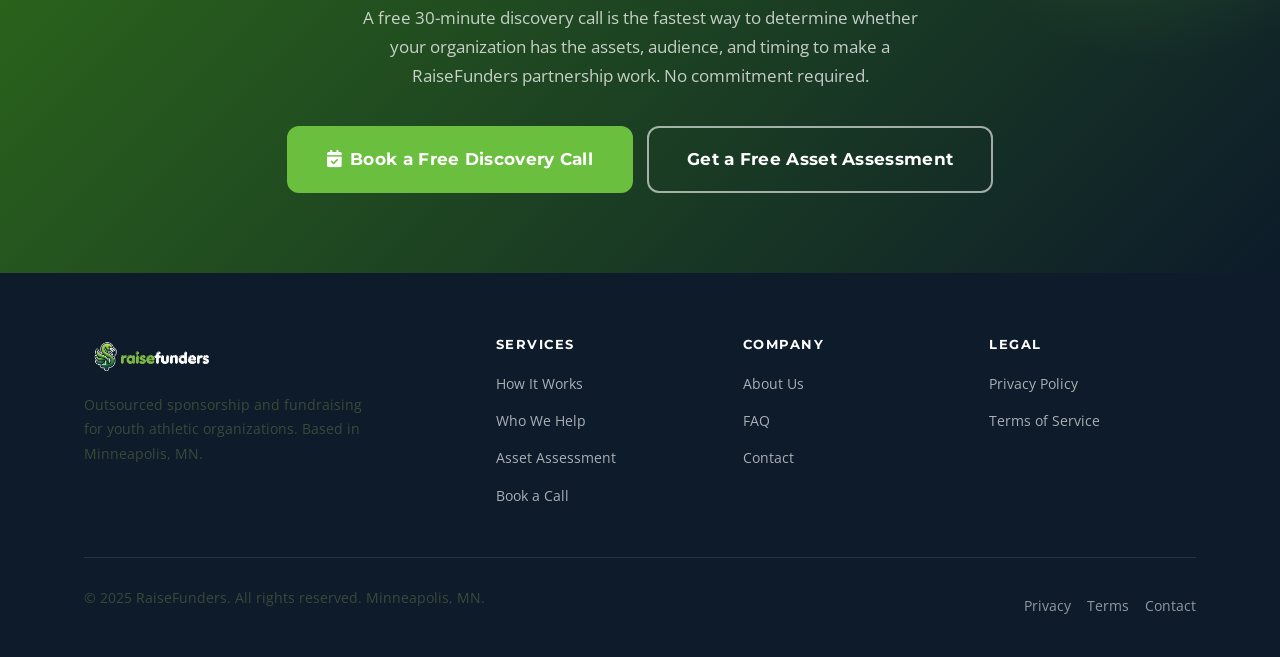
<file: who-we-help.html>
<!DOCTYPE html>
<html lang="en">
<head>
  <!-- Google tag (gtag.js) -->
<script async src="https://www.googletagmanager.com/gtag/js?id=G-B8F27FTXQR"></script>
<script>
  window.dataLayer = window.dataLayer || [];
  function gtag(){dataLayer.push(arguments);}
  gtag('js', new Date());
  gtag('config', 'G-B8F27FTXQR');
</script>
  <meta charset="UTF-8" />
  <meta name="viewport" content="width=device-width, initial-scale=1.0" />
 <title>Who We Help — Youth Clubs, Leagues & Boosters</title>
  <meta name="description" content="RaiseFunders works with youth athletic clubs, leagues, booster programs & school sports groups. Find out if your organization qualifies for a free assessment." />
  <!-- Favicon -->
  <link rel="icon" type="image/png" href="favicon.png" />
  <link rel="apple-touch-icon" href="favicon.png" />
  
  <link rel="preconnect" href="https://fonts.googleapis.com" />
  <link rel="preconnect" href="https://fonts.gstatic.com" crossorigin />
  <link href="https://fonts.googleapis.com/css2?family=Montserrat:wght@600;700;800;900&family=Open+Sans:wght@400;500;600&display=swap" rel="stylesheet" />
  <link rel="stylesheet" href="https://cdn.jsdelivr.net/npm/@fortawesome/fontawesome-free@6.5.0/css/all.min.css" />
  <link rel="stylesheet" href="css/style.css" />
  <style>
    .audience-card {
      background: var(--white);
      border: 1px solid var(--gray-mid);
      border-radius: var(--radius-lg);
      overflow: hidden;
      box-shadow: var(--shadow);
      transition: transform var(--transition), box-shadow var(--transition);
    }
    .audience-card:hover { transform: translateY(-5px); box-shadow: var(--shadow-lg); }
    .audience-card-header {
      background: var(--navy);
      padding: 28px 28px 24px;
      position: relative;
    }
    .audience-card-header .card-icon {
      width: 56px; height: 56px;
      background: rgba(107,191,63,.2);
      border-radius: 14px;
      display: flex; align-items: center; justify-content: center;
      font-size: 1.4rem;
      color: var(--green-light);
      margin-bottom: 16px;
    }
    .audience-card-header h3 { color: var(--white); margin-bottom: 8px; }
    .audience-card-header p  { color: rgba(255,255,255,.7); font-size: .9rem; margin: 0; }
    .audience-card-body { padding: 24px 28px; }
    .audience-card-body h4 { font-size: .82rem; letter-spacing: 1.5px; text-transform: uppercase; color: var(--green-dark); margin-bottom: 14px; }
    .fit-badge {
      display: inline-flex;
      align-items: center;
      gap: 6px;
      padding: 4px 12px;
      border-radius: 50px;
      font-family: 'Montserrat', sans-serif;
      font-weight: 700;
      font-size: .75rem;
      margin-bottom: 20px;
    }
    .fit-badge--yes { background: rgba(107,191,63,.12); color: var(--green-dark); border: 1px solid rgba(107,191,63,.3); }
    .audience-card-photo {
      width: 100%;
      height: 180px;
      object-fit: cover;
      object-position: center 20%;
      display: block;
      border-bottom: 3px solid var(--green-light);
    }
    .not-fit-section {
      background: var(--gray-light);
      border: 1px solid var(--gray-mid);
      border-radius: var(--radius-lg);
      padding: 40px;
    }
    .not-fit-section h3 { color: var(--navy); margin-bottom: 8px; }
    .not-fit-section > p { color: #5a6a5a; margin-bottom: 24px; }
    .not-fit-grid {
      display: grid;
      grid-template-columns: 1fr 1fr;
      gap: 16px;
    }
    .not-fit-item {
      display: flex;
      align-items: flex-start;
      gap: 10px;
      font-size: .9rem;
      color: #5a6a5a;
    }
    .not-fit-item i { color: #aaa; margin-top: 3px; flex-shrink: 0; }
    @media (max-width: 640px) {
      .not-fit-grid { grid-template-columns: 1fr; }
    }
  </style>
</head>
<body>

  <!-- NAV -->
  <nav class="site-nav" role="navigation" aria-label="Main navigation">
    <div class="container">
      <div class="nav-inner">
        <a href="index.html" class="nav-logo" aria-label="RaiseFunders Home">
          <img src="images/logo-wordmark-light.png"
               alt="RaiseFunders"
               alt=\"RaiseFunders — Youth Sports Sponsorship Partners\"\n 
               height="50"
          />
        </a>
        <ul class="nav-links" role="list">
          <li><a href="how-it-works.html">How It Works</a></li>
          <li><a href="who-we-help.html">Who We Help</a></li>
          <li><a href="about.html">About</a></li>
          <li><a href="faq.html">FAQ</a></li>
        </ul>
        <div class="nav-cta">
          <a href="contact.html" class="btn btn-secondary btn-sm">Get Assessment</a>
          <a href="book-a-call.html" class="btn btn-primary btn-sm">Book a Call</a>
        </div>
        <button class="nav-toggle" aria-label="Toggle mobile menu"><span></span><span></span><span></span></button>
      </div>
    </div>
  </nav>
  <div class="nav-mobile">
    <a href="index.html">Home</a>
    <a href="how-it-works.html">How It Works</a>
    <a href="who-we-help.html">Who We Help</a>
    <a href="about.html">About</a>
    <a href="faq.html">FAQ</a>
    <a href="contact.html">Contact</a>
    <a href="book-a-call.html" class="btn btn-primary">Book a Free Call</a>
  </div>

  <main id="main-content">

    <!-- PAGE HERO -->
    <section class="page-hero" aria-labelledby="page-title">
      <div class="container">
        <div class="breadcrumb">
          <a href="index.html">Home</a>
          <i class="fa-solid fa-chevron-right"></i>
          <span>Who We Help</span>
        </div>
        <span class="section-label section-label--dark">Our Clients</span>
        <h1 id="page-title">Built Specifically for Youth Sports Organizations</h1>
        <p class="lead">We don't serve everyone—we serve youth athletics. That focus makes us better at what we do and more credible to the sponsors you're trying to reach.</p>
      </div>
    </section>

    <!-- SELF-IDENTIFY -->
    <section class="section section--gray">
      <div class="container">
        <div class="section-intro centered">
          <span class="section-label">Who We Serve</span>
          <h2>Find Your Organization</h2>
          <p>RaiseFunders works with any youth sports organization that has community presence, engaged families, and assets worth packaging. Here's who we work with most.</p>
        </div>
        <div class="grid-2" style="grid-template-columns:repeat(2,1fr);gap:28px;">

          <article class="audience-card">
            <img
              src="images/youth-baseball.jpg"
              alt="Youth baseball team smiling in their uniforms"
              alt=\"Youth baseball team in matching uniforms smiling together on the field\"
              class="audience-card-photo"
            />
            <div class="audience-card-header">
              <div class="card-icon"><i class="fa-solid fa-futbol"></i></div>
              <h3>Youth Athletic Clubs</h3>
              <p>Soccer, baseball, softball, basketball, hockey, lacrosse, volleyball, swimming—if you run a competitive youth club, you almost certainly have untapped sponsorship assets.</p>
            </div>
            <div class="audience-card-body">
              <span class="fit-badge fit-badge--yes"><i class="fa-solid fa-check"></i> Strong Fit</span>
              <h4>Common Assets We Find</h4>
              <ul class="check-list">
                <li><i class="fa-solid fa-check-circle"></i> Large email lists of engaged sports families</li>
                <li><i class="fa-solid fa-check-circle"></i> Tournaments and showcase events</li>
                <li><i class="fa-solid fa-check-circle"></i> Team uniforms and practice gear</li>
                <li><i class="fa-solid fa-check-circle"></i> Social media channels with local reach</li>
                <li><i class="fa-solid fa-check-circle"></i> Facilities, fields, and gym signage</li>
              </ul>
            </div>
          </article>

          <article class="audience-card">
            <img
              src="images/youth-basketball.jpg"
              alt="Youth basketball team with coaches in the gym"
              alt=\"Youth basketball players and coaches gathered together in a gymnasium\"
              class="audience-card-photo"
            />
            <div class="audience-card-header">
              <div class="card-icon"><i class="fa-solid fa-sitemap"></i></div>
              <h3>Associations & Leagues</h3>
              <p>Regional and local youth sports associations that govern multiple teams, manage registrations, and host league-wide events across a season.</p>
            </div>
            <div class="audience-card-body">
              <span class="fit-badge fit-badge--yes"><i class="fa-solid fa-check"></i> Strong Fit</span>
              <h4>Common Assets We Find</h4>
              <ul class="check-list">
                <li><i class="fa-solid fa-check-circle"></i> Multi-team email databases across member clubs</li>
                <li><i class="fa-solid fa-check-circle"></i> Playoffs, championships, and all-star events</li>
                <li><i class="fa-solid fa-check-circle"></i> Association website and registration platform</li>
                <li><i class="fa-solid fa-check-circle"></i> Multiple facility locations across a region</li>
                <li><i class="fa-solid fa-check-circle"></i> High community name recognition</li>
              </ul>
            </div>
          </article>

          <article class="audience-card">
            <img
              src="images/youth-track.jpg"
              alt="Youth track and field meet with kids at starting blocks and a volunteer coordinator"
              alt=\"Young athletes lined up at starting blocks during a youth track and field meet with a volunteer coordinator\"
              class="audience-card-photo"
              style="object-position: center 35%;"
            />
            <div class="audience-card-header">
              <div class="card-icon"><i class="fa-solid fa-people-group"></i></div>
              <h3>Booster Programs & Volunteer Boards</h3>
              <p>Parent-led booster clubs and volunteer boards that support a school or community athletic program and struggle with consistent fundraising year over year.</p>
            </div>
            <div class="audience-card-body">
              <span class="fit-badge fit-badge--yes"><i class="fa-solid fa-check"></i> Strong Fit</span>
              <h4>Why Boosters Are a Great Fit</h4>
              <ul class="check-list">
                <li><i class="fa-solid fa-check-circle"></i> High volunteer burnout—this is exactly the problem we solve</li>
                <li><i class="fa-solid fa-check-circle"></i> Existing community trust and school-name recognition</li>
                <li><i class="fa-solid fa-check-circle"></i> Season events, banquets, and recognition nights</li>
                <li><i class="fa-solid fa-check-circle"></i> Student-athlete email/social following</li>
                <li><i class="fa-solid fa-check-circle"></i> Need for systems that survive board turnover</li>
              </ul>
            </div>
          </article>

          <article class="audience-card">
            <img
              src="images/youth-soccer-club.jpg"
              alt="Youth soccer club team lined up together on the field"
              alt=\"Youth soccer club team standing together in a line on the grass field\"
              class="audience-card-photo"
              style="object-position: center 25%;"
            />
            <div class="audience-card-header">
              <div class="card-icon"><i class="fa-solid fa-star"></i></div>
              <h3>School-Adjacent Sports Groups</h3>
              <p>Club teams, travel programs, or feeder organizations connected to a school or district that operate independently but have strong school-community ties.</p>
            </div>
            <div class="audience-card-body">
              <span class="fit-badge fit-badge--yes"><i class="fa-solid fa-check"></i> Strong Fit</span>
              <h4>What Makes These Organizations Attractive</h4>
              <ul class="check-list">
                <li><i class="fa-solid fa-check-circle"></i> Strong community identity and local brand recognition</li>
                <li><i class="fa-solid fa-check-circle"></i> Captive local family audience—sponsors love this</li>
                <li><i class="fa-solid fa-check-circle"></i> Active social media tied to school pride</li>
                <li><i class="fa-solid fa-check-circle"></i> Recurring events with high family attendance</li>
                <li><i class="fa-solid fa-check-circle"></i> Clearly defined geography for local sponsor targeting</li>
              </ul>
            </div>
          </article>

        </div>
      </div>
    </section>

    <!-- PAIN POINTS -->
    <section class="section">
      <div class="container">
        <div class="section-intro centered">
          <span class="section-label">Sound Familiar?</span>
          <h2>The Pain Points We Hear Most Often</h2>
          <p>We've had hundreds of conversations with club directors and booster leaders. These are the frustrations that come up in almost every call.</p>
        </div>
        <div class="grid-3">
          <div class="card">
            <div class="card-icon"><i class="fa-solid fa-battery-empty"></i></div>
            <h3>Volunteer Burnout is Real</h3>
            <p>"We keep asking the same five people to do everything. They're exhausted, and we lose them every couple of years."</p>
          </div>
          <div class="card">
            <div class="card-icon"><i class="fa-solid fa-calendar-xmark"></i></div>
            <h3>Fundraising Resets Every Season</h3>
            <p>"Every year we're basically starting over. No process, no records, no relationships—just whoever steps up this season."</p>
          </div>
          <div class="card">
            <div class="card-icon"><i class="fa-solid fa-dollar-sign"></i></div>
            <h3>Skeptical of Upfront Costs</h3>
            <p>"We've been burned by consultants before. We paid for a plan and never saw results. We can't afford to gamble again."</p>
          </div>
          <div class="card">
            <div class="card-icon"><i class="fa-solid fa-question"></i></div>
            <h3>Don't Know What to Sell</h3>
            <p>"We know we have some value to sponsors, but we don't know how to price it or present it in a way that gets a yes."</p>
          </div>
          <div class="card">
            <div class="card-icon"><i class="fa-solid fa-phone-volume"></i></div>
            <h3>No One to Make the Calls</h3>
            <p>"We know we should be reaching out to businesses, but no one has the time—and cold calling isn't anyone's idea of fun."</p>
          </div>
          <div class="card">
            <div class="card-icon"><i class="fa-solid fa-rotate"></i></div>
            <h3>Board Turnover Kills Progress</h3>
            <p>"Our best fundraiser left the board last spring. Everything she knew walked out with her. We're rebuilding from nothing."</p>
          </div>
        </div>
        <div class="text-center mt-48" style="background:var(--gray-light);border-radius:var(--radius-lg);padding:40px;">
          <h3 style="color:var(--navy);margin-bottom:12px;">If any of these hit close to home, we should talk.</h3>
          <p style="color:#5a6a5a;max-width:520px;margin:0 auto 24px;">A free discovery call takes 30 minutes and costs you nothing. You'll walk away with a clearer picture of what your organization could realistically generate from sponsorships.</p>
          <a href="book-a-call.html" class="btn btn-primary btn-lg"><i class="fa-solid fa-calendar-check"></i> Book a Free Discovery Call</a>
        </div>
      </div>
    </section>

    <!-- NOT A FIT -->
    <section class="section section--gray">
      <div class="container" style="max-width:860px;">
        <div class="not-fit-section">
          <span class="section-label">Transparency Matters</span>
          <h3>We Might Not Be the Right Fit If…</h3>
          <p>We'd rather tell you upfront than waste your time. Here are situations where a RaiseFunders engagement may not make sense:</p>
          <div class="not-fit-grid">
            <div class="not-fit-item"><i class="fa-solid fa-minus-circle"></i><span>Your organization has fewer than 50 active families and limited community presence</span></div>
            <div class="not-fit-item"><i class="fa-solid fa-minus-circle"></i><span>You're looking for a one-time fundraising event, not a structured sponsorship program</span></div>
            <div class="not-fit-item"><i class="fa-solid fa-minus-circle"></i><span>Your board is unwilling to provide access to basic assets (email list, analytics)</span></div>
            <div class="not-fit-item"><i class="fa-solid fa-minus-circle"></i><span>You need immediate revenue this month—our process takes 60–90 days to see first results</span></div>
            <div class="not-fit-item"><i class="fa-solid fa-minus-circle"></i><span>Your organization is not a youth athletic program (we specialize exclusively in youth sports)</span></div>
            <div class="not-fit-item"><i class="fa-solid fa-minus-circle"></i><span>You're looking for a tool or software to manage sponsorships yourself—we are a people-powered service</span></div>
          </div>
          <p style="margin-top:24px;font-size:.92rem;color:#5a6a5a;"><strong style="color:var(--navy);">Still not sure?</strong> Book a free call—we'll give you an honest answer about whether we're the right fit for your organization.</p>
        </div>
      </div>
    </section>

    <!-- CTA -->
    <section class="cta-band">
      <div class="container text-center" style="position:relative;z-index:1;">
        <span class="section-label section-label--dark">Let's Talk</span>
        <h2>Not Sure If You Qualify? Let's Find Out Together.</h2>
        <p>A free 30-minute discovery call is the fastest way to determine whether your organization has the assets, audience, and timing to make a RaiseFunders partnership work. No commitment required.</p>
        <div class="btn-group">
          <a href="book-a-call.html" class="btn btn-primary btn-lg"><i class="fa-solid fa-calendar-check"></i> Book a Free Discovery Call</a>
          <a href="contact.html" class="btn btn-outline-white btn-lg">Get a Free Asset Assessment</a>
        </div>
      </div>
    </section>

  </main>

  <!-- FOOTER -->
  <footer class="site-footer" role="contentinfo">
    <div class="container">
      <div class="footer-grid">
        <div class="footer-brand">
          <img src="images/logo-wordmark-dark.png"
               alt="RaiseFunders"
               alt=\"RaiseFunders — Youth Sports Sponsorship Partners\"\n 
               height="50"
               style="margin-bottom:4px;"
          />
          <p>Outsourced sponsorship and fundraising for youth athletic organizations. Based in Minneapolis, MN.</p>
        </div>
        <div class="footer-col">
          <h4>Services</h4>
          <ul>
            <li><a href="how-it-works.html">How It Works</a></li>
            <li><a href="who-we-help.html">Who We Help</a></li>
            <li><a href="contact.html">Asset Assessment</a></li>
            <li><a href="book-a-call.html">Book a Call</a></li>
          </ul>
        </div>
        <div class="footer-col">
          <h4>Company</h4>
          <ul>
            <li><a href="about.html">About Us</a></li>
            <li><a href="faq.html">FAQ</a></li>
            <li><a href="contact.html">Contact</a></li>
          </ul>
        </div>
        <div class="footer-col">
          <h4>Legal</h4>
          <ul>
            <li><a href="privacy.html">Privacy Policy</a></li>
            <li><a href="terms.html">Terms of Service</a></li>
          </ul>
        </div>
      </div>
      <div class="footer-bottom">
        <p>&copy; 2025 RaiseFunders. All rights reserved. Minneapolis, MN.</p>
        <div style="display:flex;gap:16px;">
          <a href="privacy.html">Privacy</a>
          <a href="terms.html">Terms</a>
          <a href="contact.html">Contact</a>
        </div>
      </div>
    </div>
  </footer>

  <script src="js/main.js"></script>
</body>
</html>
</file>
<file: css/style.css>
/* ============================================================
   RaiseFunders — Main Stylesheet
   Colors: Green Light #6BBF3F | Green Dark #2D6B1A
           Navy Night #0D1B2A  | Black #000000
           White #FFFFFF       | Cool Gray #808080
   Fonts: Montserrat (headings) + Open Sans (body)
   ============================================================ */

/* ---------- Reset & Base ---------- */
*, *::before, *::after { box-sizing: border-box; margin: 0; padding: 0; }

html { scroll-behavior: smooth; font-size: 16px; }

body {
  font-family: 'Open Sans', sans-serif;
  color: #1a1a1a;
  background: #ffffff;
  line-height: 1.7;
  -webkit-font-smoothing: antialiased;
}

img { max-width: 100%; height: auto; display: block; }
a  { color: inherit; text-decoration: none; }
ul { list-style: none; }

/* ---------- CSS Variables ---------- */
:root {
  --green-light:  #6BBF3F;
  --green-dark:   #2D6B1A;
  --navy:         #0D1B2A;
  --black:        #000000;
  --white:        #ffffff;
  --gray:         #808080;
  --gray-light:   #f4f6f4;
  --gray-mid:     #e8ede8;
  --radius:       10px;
  --radius-lg:    18px;
  --shadow:       0 4px 24px rgba(13,27,42,.10);
  --shadow-lg:    0 8px 40px rgba(13,27,42,.15);
  --transition:   .22s ease;
  --max-w:        1160px;
  --section-py:   96px;
}

/* ---------- Typography ---------- */
h1, h2, h3, h4, h5 {
  font-family: 'Montserrat', sans-serif;
  font-weight: 700;
  line-height: 1.2;
  color: var(--navy);
}

h1 { font-size: clamp(2rem, 5vw, 3.2rem); }
h2 { font-size: clamp(1.6rem, 4vw, 2.4rem); }
h3 { font-size: clamp(1.15rem, 2.5vw, 1.5rem); }
h4 { font-size: 1.1rem; }

p  { color: #3a4a3a; margin-bottom: 1rem; }
p:last-child { margin-bottom: 0; }

.lead {
  font-size: 1.15rem;
  color: #4a5a4a;
  line-height: 1.8;
}

/* ---------- Layout Helpers ---------- */
.container {
  width: 100%;
  max-width: var(--max-w);
  margin-inline: auto;
  padding-inline: 24px;
}

.section { padding: var(--section-py) 0; }
.section--navy  { background: var(--navy); }
.section--gray  { background: var(--gray-light); }
.section--green { background: var(--green-dark); }

.grid-2 { display: grid; grid-template-columns: 1fr 1fr; gap: 40px; align-items: center; }
.grid-3 { display: grid; grid-template-columns: repeat(3, 1fr); gap: 28px; }
.grid-4 { display: grid; grid-template-columns: repeat(4, 1fr); gap: 24px; }

.text-center { text-align: center; }
.text-white  { color: var(--white) !important; }
.text-green  { color: var(--green-light) !important; }

/* ---------- Buttons ---------- */
.btn {
  display: inline-flex;
  align-items: center;
  gap: 8px;
  font-family: 'Montserrat', sans-serif;
  font-weight: 700;
  font-size: .95rem;
  letter-spacing: .3px;
  padding: 14px 30px;
  border-radius: var(--radius);
  border: 2px solid transparent;
  cursor: pointer;
  transition: background var(--transition), color var(--transition),
              border-color var(--transition), transform var(--transition),
              box-shadow var(--transition);
  white-space: nowrap;
  text-align: center;
}
.btn:hover { transform: translateY(-2px); }

.btn-primary {
  background: var(--green-light);
  color: var(--white);
  border-color: var(--green-light);
}
.btn-primary:hover {
  background: var(--green-dark);
  border-color: var(--green-dark);
  box-shadow: 0 6px 20px rgba(107,191,63,.35);
}

.btn-secondary {
  background: transparent;
  color: var(--green-light);
  border-color: var(--green-light);
}
.btn-secondary:hover {
  background: var(--green-light);
  color: var(--white);
}

.btn-white {
  background: var(--white);
  color: var(--navy);
  border-color: var(--white);
}
.btn-white:hover {
  background: var(--gray-light);
  box-shadow: 0 6px 20px rgba(255,255,255,.25);
}

.btn-outline-white {
  background: transparent;
  color: var(--white);
  border-color: rgba(255,255,255,.6);
}
.btn-outline-white:hover {
  background: rgba(255,255,255,.12);
  border-color: var(--white);
}

.btn-lg { padding: 17px 38px; font-size: 1.05rem; border-radius: 12px; }
.btn-sm { padding: 10px 20px; font-size: .85rem; }

/* ---------- Section Label ---------- */
.section-label {
  display: inline-block;
  font-family: 'Montserrat', sans-serif;
  font-weight: 700;
  font-size: .72rem;
  letter-spacing: 2px;
  text-transform: uppercase;
  color: var(--green-light);
  background: rgba(107,191,63,.1);
  border: 1px solid rgba(107,191,63,.3);
  border-radius: 50px;
  padding: 5px 14px;
  margin-bottom: 18px;
}
.section-label--dark {
  background: rgba(107,191,63,.18);
  border-color: rgba(107,191,63,.4);
}
.section-label--red {
  color: #c0392b;
  background: rgba(192,57,43,.1);
  border-color: rgba(192,57,43,.3);
  font-size: .82rem;
  padding: 6px 16px;
}
.section-label--lg {
  font-size: .82rem;
  padding: 6px 16px;
}

/* ---------- Section Intro Block ---------- */
.section-intro { max-width: 680px; margin-bottom: 56px; }
.section-intro.centered { margin-inline: auto; text-align: center; }
.section-intro p { font-size: 1.1rem; margin-top: 14px; }

/* ---------- Navigation ---------- */
.site-nav {
  position: fixed;
  top: 0; left: 0; right: 0;
  z-index: 1000;
  background: #F6F6F7;
  backdrop-filter: blur(12px);
  -webkit-backdrop-filter: blur(12px);
  border-bottom: 1px solid var(--gray-mid);
  transition: box-shadow var(--transition);
}
.site-nav.scrolled { box-shadow: var(--shadow); }

.nav-inner {
  display: flex;
  align-items: center;
  justify-content: space-between;
  height: 72px;
  gap: 24px;
}

.nav-logo img { height: 38px; width: auto; display: block; }
.nav-logo-text {
  font-family: 'Montserrat', sans-serif;
  font-weight: 800;
  font-size: 1.4rem;
  color: var(--navy);
}
.nav-logo-text span { color: var(--green-light); }

/* Logo image wrapper — hides fallback text when image loads */
.nav-logo-img-wrap { display: flex; align-items: center; }
.nav-logo-img-wrap img { height: 36px; width: auto; display: block; }

.nav-links {
  display: flex;
  align-items: center;
  gap: 6px;
  flex: 1;
  justify-content: center;
}

.nav-links a {
  font-family: 'Montserrat', sans-serif;
  font-weight: 600;
  font-size: .88rem;
  color: var(--navy);
  padding: 8px 14px;
  border-radius: 8px;
  transition: background var(--transition), color var(--transition);
}
.nav-links a:hover,
.nav-links a.active {
  background: var(--gray-light);
  color: var(--green-dark);
}

.nav-cta { display: flex; align-items: center; gap: 10px; }

/* Hamburger */
.nav-toggle {
  display: none;
  flex-direction: column;
  gap: 5px;
  cursor: pointer;
  padding: 6px;
  background: none;
  border: none;
}
.nav-toggle span {
  display: block;
  width: 24px;
  height: 2.5px;
  background: var(--navy);
  border-radius: 2px;
  transition: transform var(--transition), opacity var(--transition);
}
.nav-toggle.open span:nth-child(1) { transform: translateY(7.5px) rotate(45deg); }
.nav-toggle.open span:nth-child(2) { opacity: 0; }
.nav-toggle.open span:nth-child(3) { transform: translateY(-7.5px) rotate(-45deg); }

/* Mobile Nav */
.nav-mobile {
  display: none;
  position: fixed;
  inset: 72px 0 0 0;
  background: var(--white);
  z-index: 999;
  flex-direction: column;
  padding: 24px;
  gap: 8px;
  overflow-y: auto;
  border-top: 1px solid var(--gray-mid);
}
.nav-mobile.open { display: flex; }
.nav-mobile a {
  font-family: 'Montserrat', sans-serif;
  font-weight: 600;
  font-size: 1rem;
  color: var(--navy);
  padding: 14px 16px;
  border-radius: var(--radius);
  border-bottom: 1px solid var(--gray-mid);
  transition: background var(--transition);
}
.nav-mobile a:hover { background: var(--gray-light); color: var(--green-dark); }
.nav-mobile .btn { margin-top: 16px; justify-content: center; }

/* ---------- Footer ---------- */
.site-footer {
  background: var(--navy);
  color: rgba(255,255,255,.7);
  padding: 64px 0 32px;
}

.footer-grid {
  display: grid;
  grid-template-columns: 1.8fr 1fr 1fr 1fr;
  gap: 40px;
  margin-bottom: 48px;
}

.footer-brand p { font-size: .9rem; margin-top: 16px; max-width: 280px; line-height: 1.7; }
.footer-brand img { height: 40px; width: auto; display: block; }

.footer-logo-text {
  font-family: 'Montserrat', sans-serif;
  font-weight: 800;
  font-size: 1.3rem;
  color: var(--white);
}
.footer-logo-text span { color: var(--green-light); }

.footer-col h4 {
  font-family: 'Montserrat', sans-serif;
  font-weight: 700;
  font-size: .8rem;
  letter-spacing: 1.5px;
  text-transform: uppercase;
  color: var(--white);
  margin-bottom: 18px;
}

.footer-col ul { display: flex; flex-direction: column; gap: 10px; }
.footer-col ul a {
  font-size: .9rem;
  color: rgba(255,255,255,.65);
  transition: color var(--transition);
}
.footer-col ul a:hover { color: var(--green-light); }

.footer-bottom {
  border-top: 1px solid rgba(255,255,255,.1);
  padding-top: 28px;
  display: flex;
  align-items: center;
  justify-content: space-between;
  gap: 16px;
  flex-wrap: wrap;
  font-size: .85rem;
}

.footer-bottom a { color: rgba(255,255,255,.55); transition: color var(--transition); }
.footer-bottom a:hover { color: var(--green-light); }

/* ---------- Hero ---------- */
.hero {
  min-height: 100vh;
  background: var(--navy);
  display: flex;
  align-items: center;
  position: relative;
  overflow: hidden;
  padding: 120px 0 80px;
}

.hero::before {
  content: '';
  position: absolute;
  top: -40%;
  right: -15%;
  width: 700px;
  height: 700px;
  background: radial-gradient(circle, rgba(107,191,63,.18) 0%, transparent 70%);
  pointer-events: none;
}
.hero::after {
  content: '';
  position: absolute;
  bottom: -20%;
  left: -10%;
  width: 500px;
  height: 500px;
  background: radial-gradient(circle, rgba(45,107,26,.15) 0%, transparent 70%);
  pointer-events: none;
}

.hero-content { position: relative; z-index: 2; }

.hero-label {
  display: inline-block;
  font-family: 'Montserrat', sans-serif;
  font-weight: 700;
  font-size: .72rem;
  letter-spacing: 2px;
  text-transform: uppercase;
  color: var(--green-light);
  background: rgba(107,191,63,.15);
  border: 1px solid rgba(107,191,63,.4);
  border-radius: 50px;
  padding: 5px 16px;
  margin-bottom: 24px;
}

.hero h1 { color: var(--white); margin-bottom: 24px; }
.hero h1 span { color: var(--green-light); }
.hero .lead { color: rgba(255,255,255,.78); max-width: 580px; margin-bottom: 36px; }

.hero-cta { display: flex; gap: 14px; flex-wrap: wrap; margin-bottom: 52px; }

.hero-proof {
  display: flex;
  gap: 32px;
  flex-wrap: wrap;
  border-top: 1px solid rgba(255,255,255,.12);
  padding-top: 32px;
}

.hero-proof-item {
  display: flex;
  align-items: center;
  gap: 9px;
  font-family: 'Montserrat', sans-serif;
  font-size: .88rem;
  font-weight: 600;
  color: rgba(255,255,255,.75);
}
.hero-proof-item i { color: var(--green-light); font-size: 1rem; }

.hero-visual {
  position: relative;
  z-index: 2;
  display: flex;
  justify-content: center;
  align-items: center;
}

.hero-card-stack {
  position: relative;
  width: 100%;
  max-width: 460px;
  padding: 54px 0 54px;
}

.hero-main-card {
  background: rgba(255,255,255,.06);
  border: 1px solid rgba(255,255,255,.12);
  border-radius: var(--radius-lg);
  padding: 32px;
  backdrop-filter: blur(10px);
}

.hero-stat-row {
  display: grid;
  grid-template-columns: 1fr 1fr;
  gap: 16px;
  margin-top: 20px;
}

.hero-stat {
  background: rgba(107,191,63,.1);
  border: 1px solid rgba(107,191,63,.2);
  border-radius: var(--radius);
  padding: 18px;
  text-align: center;
}
.hero-stat .num {
  font-family: 'Montserrat', sans-serif;
  font-weight: 800;
  font-size: 1.8rem;
  color: var(--green-light);
  display: block;
}
.hero-stat .lbl {
  font-size: .78rem;
  color: rgba(255,255,255,.6);
  font-weight: 600;
  margin-top: 2px;
}

.hero-card-label {
  font-family: 'Montserrat', sans-serif;
  font-weight: 700;
  font-size: .75rem;
  letter-spacing: 1.5px;
  text-transform: uppercase;
  color: var(--green-light);
  margin-bottom: 8px;
}
.hero-card-title {
  font-family: 'Montserrat', sans-serif;
  font-weight: 700;
  font-size: 1.1rem;
  color: var(--white);
}

.hero-float-badge {
  position: absolute;
  background: var(--green-light);
  color: var(--white);
  font-family: 'Montserrat', sans-serif;
  font-weight: 800;
  font-size: .82rem;
  padding: 10px 16px;
  border-radius: var(--radius);
  box-shadow: var(--shadow-lg);
  white-space: nowrap;
}
.hero-float-badge.top { top: -48px; right: 24px; }
.hero-float-badge.bottom { bottom: -48px; left: 24px; }

/* ---------- Problem Section ---------- */
.problem-card {
  background: var(--white);
  border: 1px solid var(--gray-mid);
  border-radius: var(--radius-lg);
  padding: 32px 28px;
  box-shadow: var(--shadow);
  transition: transform var(--transition), box-shadow var(--transition);
  position: relative;
}
.problem-card:hover {
  transform: translateY(-4px);
  box-shadow: var(--shadow-lg);
}
.problem-card-icon {
  width: 52px; height: 52px;
  background: rgba(107,191,63,.1);
  border-radius: 12px;
  display: flex; align-items: center; justify-content: center;
  margin-bottom: 18px;
  font-size: 1.4rem;
  color: var(--green-dark);
}
.problem-card h3 { color: var(--navy); margin-bottom: 10px; font-size: 1.08rem; }
.problem-card p  { font-size: .92rem; color: #5a6a5a; margin: 0; }

/* ---------- Process Steps ---------- */
.process-steps { display: grid; grid-template-columns: repeat(4, 1fr); gap: 0; position: relative; }
.process-steps::before {
  content: '';
  position: absolute;
  top: 36px; left: 8%; right: 8%;
  height: 2px;
  background: linear-gradient(90deg, var(--green-light), var(--green-dark));
  z-index: 0;
}

.step-card {
  position: relative;
  z-index: 1;
  text-align: center;
  padding: 0 20px;
}

.step-num {
  width: 72px; height: 72px;
  border-radius: 50%;
  background: var(--white);
  border: 3px solid var(--green-light);
  color: var(--green-dark);
  font-family: 'Montserrat', sans-serif;
  font-weight: 800;
  font-size: 1.3rem;
  display: flex; align-items: center; justify-content: center;
  margin: 0 auto 24px;
  box-shadow: 0 0 0 6px rgba(107,191,63,.12);
}

.step-card h3 { font-size: 1.05rem; color: var(--navy); margin-bottom: 10px; }
.step-card p  { font-size: .88rem; color: #5a6a5a; }

/* Dark variant for navy bg */
.section--navy .step-card h3 { color: var(--white); }
.section--navy .step-card p  { color: rgba(255,255,255,.65); }
.section--navy .step-num {
  background: var(--navy);
  border-color: var(--green-light);
  color: var(--green-light);
  box-shadow: 0 0 0 6px rgba(107,191,63,.15);
}
.section--navy .process-steps::before {
  background: linear-gradient(90deg, rgba(107,191,63,.5), rgba(45,107,26,.5));
}

/* ---------- Why Card ---------- */
.why-card {
  display: flex;
  gap: 20px;
  align-items: flex-start;
  padding: 28px 24px;
  background: var(--white);
  border: 1px solid var(--gray-mid);
  border-radius: var(--radius-lg);
  box-shadow: var(--shadow);
  transition: background var(--transition), border-color var(--transition), box-shadow var(--transition), transform var(--transition);
}
.why-card:hover {
  background: var(--white);
  border-color: var(--green-light);
  box-shadow: var(--shadow-lg);
  transform: translateY(-3px);
}
.why-card-icon {
  width: 48px; height: 48px; flex-shrink: 0;
  background: rgba(107,191,63,.1);
  border-radius: 10px;
  display: flex; align-items: center; justify-content: center;
  font-size: 1.2rem;
  color: var(--green-dark);
}
.why-card h4 { color: var(--navy); margin-bottom: 6px; }
.why-card p  { color: #5a6a5a; font-size: .9rem; margin: 0; }

/* ---------- Economics Section ---------- */
.econ-compare {
  display: grid;
  grid-template-columns: 1fr 1fr;
  gap: 0;
  border-radius: var(--radius-lg);
  overflow: hidden;
  box-shadow: var(--shadow-lg);
}

.econ-col {
  padding: 40px 36px;
}
.econ-col--before {
  background: var(--gray-light);
  border: 1px solid var(--gray-mid);
}
.econ-col--after {
  background: var(--navy);
}

.econ-col-label {
  font-family: 'Montserrat', sans-serif;
  font-weight: 800;
  font-size: .72rem;
  letter-spacing: 2px;
  text-transform: uppercase;
  padding: 5px 12px;
  border-radius: 50px;
  margin-bottom: 28px;
  display: inline-block;
}
.econ-col--before .econ-col-label { background: rgba(128,128,128,.15); color: var(--gray); }
.econ-col--after  .econ-col-label { background: rgba(107,191,63,.2); color: var(--green-light); }

.econ-col h3 { margin-bottom: 20px; font-size: 1.2rem; }
.econ-col--after h3 { color: var(--white); }

.econ-list { display: flex; flex-direction: column; gap: 12px; }
.econ-item {
  display: flex;
  align-items: flex-start;
  gap: 10px;
  font-size: .92rem;
}
.econ-col--before .econ-item { color: #5a6a5a; }
.econ-col--after  .econ-item { color: rgba(255,255,255,.75); }

.econ-item i.bad  { color: #d9534f; margin-top: 3px; flex-shrink: 0; }
.econ-item i.good { color: var(--green-light); margin-top: 3px; flex-shrink: 0; }

.econ-pricing {
  margin-top: 28px;
  padding: 20px;
  background: rgba(107,191,63,.12);
  border: 1px solid rgba(107,191,63,.25);
  border-radius: var(--radius);
}
.econ-pricing p {
  color: rgba(255,255,255,.85);
  font-size: .92rem;
  margin: 0;
}
.econ-pricing strong { color: var(--green-light); }

/* ---------- Problem Card Icon Red Modifier ---------- */
.problem-card-icon--red {
  background: rgba(192,57,43,.1);
  color: #c0392b;
}

/* ---------- Assets Grid ---------- */
.asset-chip {
  display: flex;
  align-items: center;
  gap: 12px;
  background: var(--white);
  border: 1px solid var(--gray-mid);
  border-radius: var(--radius);
  padding: 18px 20px;
  box-shadow: 0 2px 8px rgba(13,27,42,.06);
  transition: transform var(--transition), box-shadow var(--transition), border-color var(--transition);
}
.asset-chip:hover {
  transform: translateY(-3px);
  box-shadow: var(--shadow);
  border-color: var(--green-light);
}
.asset-chip-icon {
  width: 44px; height: 44px; flex-shrink: 0;
  background: rgba(107,191,63,.1);
  border-radius: 10px;
  display: flex; align-items: center; justify-content: center;
  font-size: 1.2rem;
  color: var(--green-dark);
}
.asset-chip h4 { font-size: .95rem; color: var(--navy); margin-bottom: 2px; }
.asset-chip p  { font-size: .8rem; color: var(--gray); margin: 0; }

/* ---------- Asset Discovery Teaser Block ---------- */
.asset-discovery-block {
  display: grid;
  grid-template-columns: 1fr 1fr;
  gap: 56px;
  align-items: center;
  margin-top: 16px;
}
.asset-discovery-visual {
  display: flex;
  justify-content: center;
}
.asset-checklist-card {
  background: var(--white);
  border: 1.5px solid var(--gray-mid);
  border-radius: var(--radius-lg);
  box-shadow: var(--shadow-lg);
  overflow: hidden;
  width: 100%;
  max-width: 420px;
}
.asset-checklist-header {
  background: var(--navy);
  color: var(--white);
  padding: 16px 24px;
  display: flex;
  align-items: center;
  gap: 12px;
  font-family: 'Montserrat', sans-serif;
  font-weight: 700;
  font-size: .92rem;
}
.asset-checklist-items {
  padding: 20px 24px;
  display: flex;
  flex-direction: column;
  gap: 14px;
}
.asset-check-item {
  display: flex;
  align-items: center;
  gap: 14px;
}
.asset-check-box {
  width: 36px; height: 36px;
  flex-shrink: 0;
  border-radius: 8px;
  background: rgba(107,191,63,.12);
  border: 1.5px dashed rgba(107,191,63,.45);
  display: flex; align-items: center; justify-content: center;
  color: var(--green-dark);
  font-size: .88rem;
}
.asset-blur {
  font-size: .95rem;
  color: var(--navy);
  font-weight: 500;
  filter: blur(4px);
  user-select: none;
  pointer-events: none;
  transition: filter .3s ease;
}
.asset-checklist-card:hover .asset-blur {
  filter: blur(5px);
}
.asset-checklist-footer {
  background: rgba(107,191,63,.08);
  border-top: 1px solid rgba(107,191,63,.2);
  padding: 14px 24px;
  font-size: .82rem;
  color: var(--green-dark);
  font-weight: 600;
  display: flex;
  align-items: center;
  gap: 8px;
}
.asset-discovery-copy {
  display: flex;
  flex-direction: column;
}
.asset-discovery-arrow {
  display: none;
  font-size: 1.4rem;
  color: var(--green-light);
  margin-bottom: 12px;
  transform: rotate(90deg);
}
.asset-discovery-copy h3 {
  font-size: clamp(1.3rem, 2.5vw, 1.7rem);
  color: var(--navy);
  margin-bottom: 16px;
}
.asset-discovery-copy p {
  font-size: .97rem;
  color: #5a6a5a;
  line-height: 1.75;
}
@media (max-width: 768px) {
  .asset-discovery-block {
    grid-template-columns: 1fr;
    gap: 32px;
  }
  .asset-discovery-arrow {
    display: block;
    transform: rotate(-90deg);
  }
  .asset-checklist-card {
    max-width: 100%;
  }
}

/* ---------- FAQ Accordion ---------- */
.faq-list { display: flex; flex-direction: column; gap: 12px; }

.faq-item {
  border: 1px solid var(--gray-mid);
  border-radius: var(--radius);
  overflow: hidden;
  background: var(--white);
}

.faq-question {
  display: flex;
  align-items: center;
  justify-content: space-between;
  padding: 22px 24px;
  cursor: pointer;
  font-family: 'Montserrat', sans-serif;
  font-weight: 700;
  font-size: .97rem;
  color: var(--navy);
  gap: 16px;
  user-select: none;
  transition: background var(--transition);
}
.faq-question:hover { background: var(--gray-light); }

.faq-icon {
  flex-shrink: 0;
  width: 28px; height: 28px;
  border-radius: 50%;
  background: var(--gray-mid);
  display: flex; align-items: center; justify-content: center;
  font-size: .75rem;
  color: var(--navy);
  transition: transform var(--transition), background var(--transition), color var(--transition);
}
.faq-item.open .faq-icon {
  transform: rotate(45deg);
  background: var(--green-light);
  color: var(--white);
}

.faq-answer {
  max-height: 0;
  overflow: hidden;
  transition: max-height .35s ease, padding .35s ease;
}
.faq-item.open .faq-answer { max-height: 400px; }

.faq-answer-inner {
  padding: 0 24px 22px;
  font-size: .93rem;
  color: #4a5a4a;
  line-height: 1.75;
}

/* Dark FAQ variant */
.faq-dark .faq-item {
  background: rgba(255,255,255,.04);
  border-color: rgba(255,255,255,.1);
}
.faq-dark .faq-question { color: var(--white); }
.faq-dark .faq-question:hover { background: rgba(255,255,255,.06); }
.faq-dark .faq-icon { background: rgba(255,255,255,.1); color: var(--white); }
.faq-dark .faq-answer-inner { color: rgba(255,255,255,.7); }

/* ---------- CTA Band ---------- */
.cta-band {
  background: linear-gradient(135deg, var(--green-dark) 0%, var(--navy) 100%);
  padding: 80px 0;
  position: relative;
  overflow: hidden;
}
.cta-band::before {
  content: '';
  position: absolute;
  top: -50%; right: -10%;
  width: 500px; height: 500px;
  background: radial-gradient(circle, rgba(107,191,63,.2) 0%, transparent 65%);
  pointer-events: none;
}

.cta-band h2 { color: var(--white); margin-bottom: 16px; }
.cta-band p  { color: rgba(255,255,255,.75); font-size: 1.05rem; margin-bottom: 36px; max-width: 560px; margin-inline: auto; }
.cta-band .btn-group { display: flex; gap: 14px; justify-content: center; flex-wrap: wrap; }

/* ---------- Photo Proof Strip ---------- */
.photo-strip {
  position: relative;
  height: 380px;
  overflow: hidden;
  background: var(--navy);
}
.photo-strip-img {
  width: 100%;
  height: 100%;
  object-fit: cover;
  object-position: center center;
  display: block;
  opacity: .88;
  transition: transform 8s ease;
}
.photo-strip:hover .photo-strip-img { transform: scale(1.03); }
.photo-strip-overlay {
  position: absolute;
  inset: 0;
  background: linear-gradient(
    to right,
    rgba(13,27,42,.72) 0%,
    rgba(13,27,42,.3) 50%,
    rgba(13,27,42,.55) 100%
  );
  display: flex;
  align-items: center;
}
.photo-strip-content {
  max-width: 580px;
  padding: 0 40px;
  color: var(--white);
}
.photo-strip-content h2 {
  font-size: clamp(1.5rem, 3vw, 2.1rem);
  color: var(--white);
  margin-bottom: 14px;
  line-height: 1.25;
}
.photo-strip-content p {
  font-size: 1.05rem;
  color: rgba(255,255,255,.8);
  margin-bottom: 24px;
}
@media (max-width: 768px) {
  .photo-strip { height: 280px; }
  .photo-strip-content { padding: 0 20px; }
  .photo-strip-content h2 { font-size: 1.3rem; }
  .photo-strip-content p { font-size: .9rem; }
}

/* ---------- Audience Card Photo ---------- */
.audience-card-photo {
  width: 100%;
  height: 180px;
  object-fit: cover;
  object-position: center top;
  display: block;
}

/* ---------- Stats Bar ---------- */
.stats-bar {
  background: var(--navy);
  padding: 48px 0;
  border-top: 1px solid rgba(255,255,255,.08);
  border-bottom: 1px solid rgba(255,255,255,.08);
}
.stats-grid {
  display: grid;
  grid-template-columns: repeat(4, 1fr);
  gap: 24px;
  text-align: center;
}
.stat-item .num {
  font-family: 'Montserrat', sans-serif;
  font-weight: 800;
  font-size: 2.4rem;
  color: var(--green-light);
  display: block;
}
.stat-item .lbl {
  font-size: .88rem;
  color: rgba(255,255,255,.65);
  margin-top: 4px;
}
.stat-divider {
  border-left: 1px solid rgba(255,255,255,.12);
}

/* ---------- Testimonial Card ---------- */
.testimonial-card {
  background: var(--white);
  border: 1px solid var(--gray-mid);
  border-radius: var(--radius-lg);
  padding: 32px 28px;
  box-shadow: var(--shadow);
}
.testimonial-card blockquote {
  font-size: .97rem;
  color: #3a4a3a;
  line-height: 1.8;
  font-style: italic;
  margin-bottom: 24px;
  position: relative;
  padding-left: 20px;
}
.testimonial-card blockquote::before {
  content: '"';
  position: absolute;
  left: 0; top: -4px;
  font-size: 2.5rem;
  color: var(--green-light);
  font-family: Georgia, serif;
  line-height: 1;
}
.testimonial-meta {
  display: flex;
  align-items: center;
  gap: 12px;
}
.testimonial-avatar {
  width: 44px; height: 44px;
  border-radius: 50%;
  background: var(--green-dark);
  display: flex; align-items: center; justify-content: center;
  font-family: 'Montserrat', sans-serif;
  font-weight: 700;
  font-size: 1rem;
  color: var(--white);
  flex-shrink: 0;
}
.testimonial-meta strong { display: block; font-size: .93rem; color: var(--navy); }
.testimonial-meta span  { font-size: .83rem; color: var(--gray); }

/* ---------- Page Hero (inner pages) ---------- */
.page-hero {
  background: var(--navy);
  padding: 140px 0 80px;
  position: relative;
  overflow: hidden;
}
.page-hero::before {
  content: '';
  position: absolute;
  top: -30%; right: -10%;
  width: 500px; height: 500px;
  background: radial-gradient(circle, rgba(107,191,63,.15) 0%, transparent 65%);
  pointer-events: none;
}
.page-hero h1 { color: var(--white); margin-bottom: 18px; }
.page-hero .lead { color: rgba(255,255,255,.75); max-width: 620px; }

/* ---------- Card ---------- */
.card {
  background: var(--white);
  border: 1px solid var(--gray-mid);
  border-radius: var(--radius-lg);
  padding: 32px 28px;
  box-shadow: var(--shadow);
  transition: transform var(--transition), box-shadow var(--transition);
}
.card:hover {
  transform: translateY(-4px);
  box-shadow: var(--shadow-lg);
}
.card-icon {
  width: 56px; height: 56px;
  border-radius: 14px;
  background: rgba(107,191,63,.1);
  display: flex; align-items: center; justify-content: center;
  font-size: 1.5rem;
  color: var(--green-dark);
  margin-bottom: 20px;
}
.card h3 { margin-bottom: 10px; }
.card p  { font-size: .92rem; color: #5a6a5a; }

/* ---------- Check List ---------- */
.check-list { display: flex; flex-direction: column; gap: 12px; }
.check-list li {
  display: flex;
  align-items: flex-start;
  gap: 12px;
  font-size: .95rem;
  color: #3a4a3a;
}
.check-list li i {
  color: var(--green-light);
  margin-top: 3px;
  flex-shrink: 0;
  font-size: 1rem;
}
.check-list--white li { color: rgba(255,255,255,.8); }
.check-list--white li i { color: var(--green-light); }

/* ---------- Badge / Pill ---------- */
.badge {
  display: inline-block;
  font-family: 'Montserrat', sans-serif;
  font-weight: 700;
  font-size: .75rem;
  padding: 4px 12px;
  border-radius: 50px;
}
.badge-green { background: rgba(107,191,63,.15); color: var(--green-dark); border: 1px solid rgba(107,191,63,.3); }
.badge-navy  { background: rgba(13,27,42,.08); color: var(--navy); border: 1px solid rgba(13,27,42,.15); }
.badge-gray  { background: var(--gray-mid); color: var(--gray); border: 1px solid #ddd; }

/* ---------- Form ---------- */
.form-group { margin-bottom: 20px; }
.form-label {
  display: block;
  font-family: 'Montserrat', sans-serif;
  font-weight: 600;
  font-size: .85rem;
  color: var(--navy);
  margin-bottom: 7px;
}
.form-control {
  width: 100%;
  padding: 13px 16px;
  border: 1.5px solid var(--gray-mid);
  border-radius: var(--radius);
  font-family: 'Open Sans', sans-serif;
  font-size: .95rem;
  color: var(--navy);
  background: var(--white);
  transition: border-color var(--transition), box-shadow var(--transition);
  outline: none;
}
.form-control:focus {
  border-color: var(--green-light);
  box-shadow: 0 0 0 3px rgba(107,191,63,.15);
}
.form-control::placeholder { color: #aaa; }
textarea.form-control { resize: vertical; min-height: 120px; }
select.form-control { cursor: pointer; }

/* ---------- Divider ---------- */
.divider { border: none; border-top: 1px solid var(--gray-mid); margin: 0; }

/* ---------- Spacing Utilities ---------- */
.mt-8  { margin-top: 8px; }
.mt-16 { margin-top: 16px; }
.mt-24 { margin-top: 24px; }
.mt-32 { margin-top: 32px; }
.mt-48 { margin-top: 48px; }
.mb-8  { margin-bottom: 8px; }
.mb-16 { margin-bottom: 16px; }
.mb-24 { margin-bottom: 24px; }
.mb-32 { margin-bottom: 32px; }
.mb-48 { margin-bottom: 48px; }

/* ---------- Breadcrumb ---------- */
.breadcrumb {
  display: flex;
  align-items: center;
  gap: 8px;
  font-size: .83rem;
  color: rgba(255,255,255,.5);
  margin-bottom: 20px;
}
.breadcrumb a { color: rgba(255,255,255,.55); transition: color var(--transition); }
.breadcrumb a:hover { color: var(--green-light); }
.breadcrumb i { font-size: .65rem; }

/* ---------- Responsive ---------- */
@media (max-width: 1024px) {
  .grid-4 { grid-template-columns: repeat(2, 1fr); }
  .process-steps { grid-template-columns: repeat(2, 1fr); gap: 40px; }
  .process-steps::before { display: none; }
  .footer-grid { grid-template-columns: 1fr 1fr; }
  .stats-grid { grid-template-columns: repeat(2, 1fr); }
  .stat-divider:nth-child(odd) { border-left: none; }
}

@media (max-width: 768px) {
  :root { --section-py: 64px; }
  .grid-2 { grid-template-columns: 1fr; }
  .grid-3 { grid-template-columns: 1fr; }
  .grid-4 { grid-template-columns: 1fr; }
  .nav-links, .nav-cta .btn-secondary { display: none; }
  .nav-toggle { display: flex; }
  .hero { padding: 110px 0 64px; min-height: auto; }
  .hero-visual { display: none; }
  .econ-compare { grid-template-columns: 1fr; }
  .footer-grid { grid-template-columns: 1fr; }
  .stats-grid { grid-template-columns: 1fr 1fr; }
  .process-steps { grid-template-columns: 1fr; gap: 32px; }
  .hero-proof { gap: 20px; }
  .page-hero { padding: 110px 0 56px; }
  .cta-band { padding: 56px 0; }
}

@media (max-width: 480px) {
  .hero-cta { flex-direction: column; }
  .hero-cta .btn { width: 100%; justify-content: center; }
  .stats-grid { grid-template-columns: 1fr; }
  .stat-divider { border-left: none; border-top: 1px solid rgba(255,255,255,.12); padding-top: 24px; }
}
</file>
